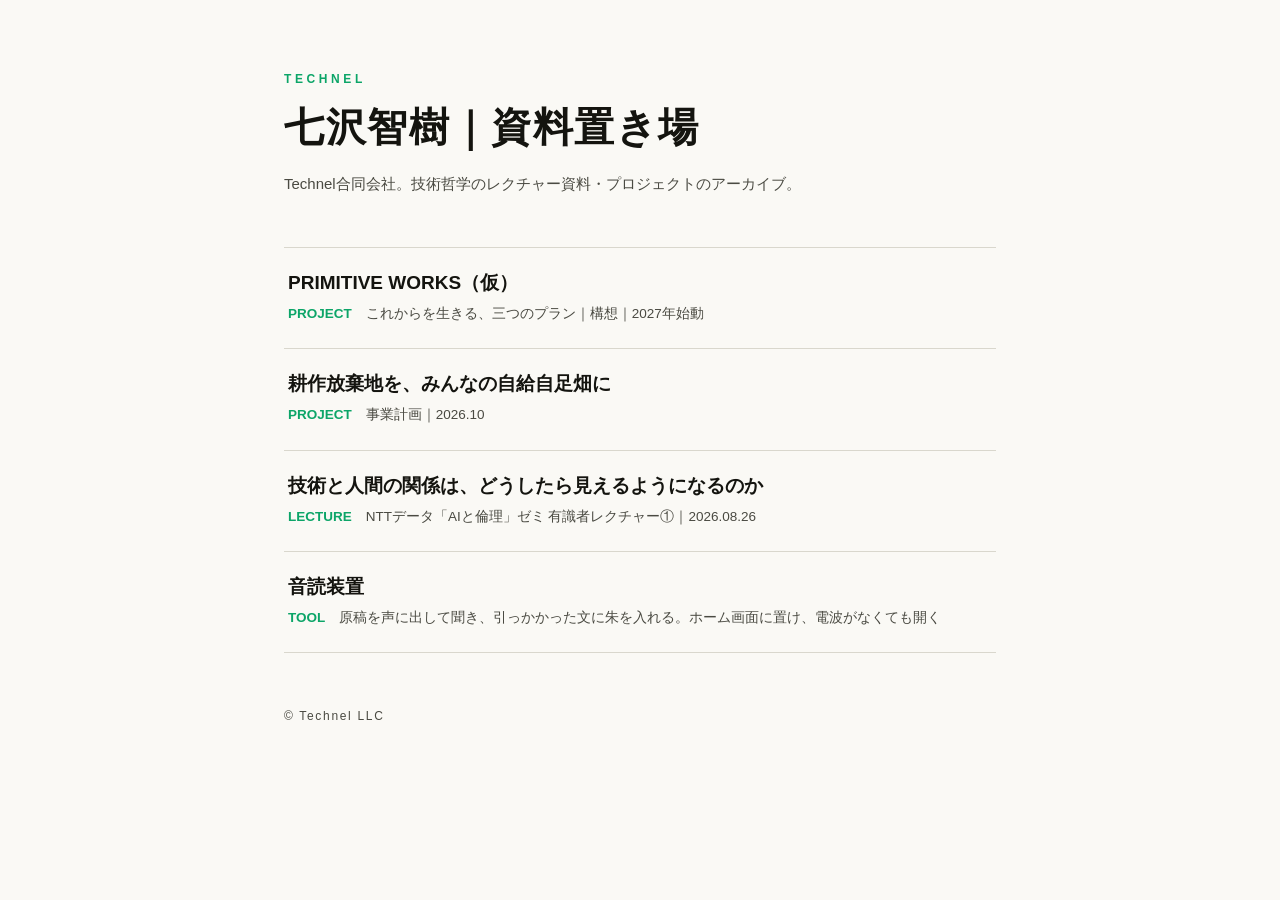
<file: index.html>
<!DOCTYPE html>
<html lang="ja">
<head>
<meta charset="UTF-8">
<meta name="viewport" content="width=device-width, initial-scale=1.0">
<title>Technel</title>
<style>
  :root {
    --paper: #faf9f5;
    --ink: #14140f;
    --ink-soft: #4a4a42;
    --line: #d9d7cd;
    --moss: #0ca568;
    --mint: #1de394;
  }
  * { margin: 0; padding: 0; box-sizing: border-box; }
  body {
    background: var(--paper); color: var(--ink);
    font-family: "Helvetica Neue", "Hiragino Kaku Gothic ProN", "Hiragino Sans", "Noto Sans JP", Arial, sans-serif;
    font-feature-settings: "palt";
    -webkit-font-smoothing: antialiased;
    max-width: 760px; margin: 0 auto; padding: 72px 24px;
  }
  .kicker { font-size: 12px; letter-spacing: .3em; color: var(--moss); font-weight: 600; text-transform: uppercase; }
  h1 { font-size: 40px; font-weight: 700; letter-spacing: .04em; margin-top: 14px; }
  .lead { font-size: 15px; line-height: 2; color: var(--ink-soft); margin-top: 14px; }
  ul { list-style: none; margin-top: 48px; border-top: 1px solid var(--line); }
  li a {
    display: block; padding: 22px 4px; border-bottom: 1px solid var(--line);
    color: var(--ink); text-decoration: none; transition: background .15s;
  }
  li a:hover { background: #f3f2ea; }
  li .t { font-size: 19px; font-weight: 700; }
  li .d { font-size: 13.5px; color: var(--ink-soft); margin-top: 6px; line-height: 1.8; }
  li .d .tag { color: var(--moss); font-weight: 600; }
  footer { margin-top: 56px; font-size: 12px; letter-spacing: .14em; color: var(--ink-soft); }
</style>
</head>
<body>
  <div class="kicker">Technel</div>
  <h1>七沢智樹｜資料置き場</h1>
  <p class="lead">Technel合同会社。技術哲学のレクチャー資料・プロジェクトのアーカイブ。</p>
  <ul>
    <li>
      <a href="primitive-works/">
        <div class="t">PRIMITIVE WORKS（仮）</div>
        <div class="d"><span class="tag">PROJECT</span>　これからを生きる、三つのプラン｜構想｜2027年始動</div>
      </a>
    </li>
    <li>
      <a href="jikyu-farm/">
        <div class="t">耕作放棄地を、みんなの自給自足畑に</div>
        <div class="d"><span class="tag">PROJECT</span>　事業計画｜2026.10</div>
      </a>
    </li>
    <li>
      <a href="nttdata-lecture/">
        <div class="t">技術と人間の関係は、どうしたら見えるようになるのか</div>
        <div class="d"><span class="tag">LECTURE</span>　NTTデータ「AIと倫理」ゼミ 有識者レクチャー①｜2026.08.26</div>
      </a>
    </li>
    <li>
      <a href="ondoku/">
        <div class="t">音読装置</div>
        <div class="d"><span class="tag">TOOL</span>　原稿を声に出して聞き、引っかかった文に朱を入れる。ホーム画面に置け、電波がなくても開く</div>
      </a>
    </li>
  </ul>
  <footer>© Technel LLC</footer>
</body>
</html>
</file>
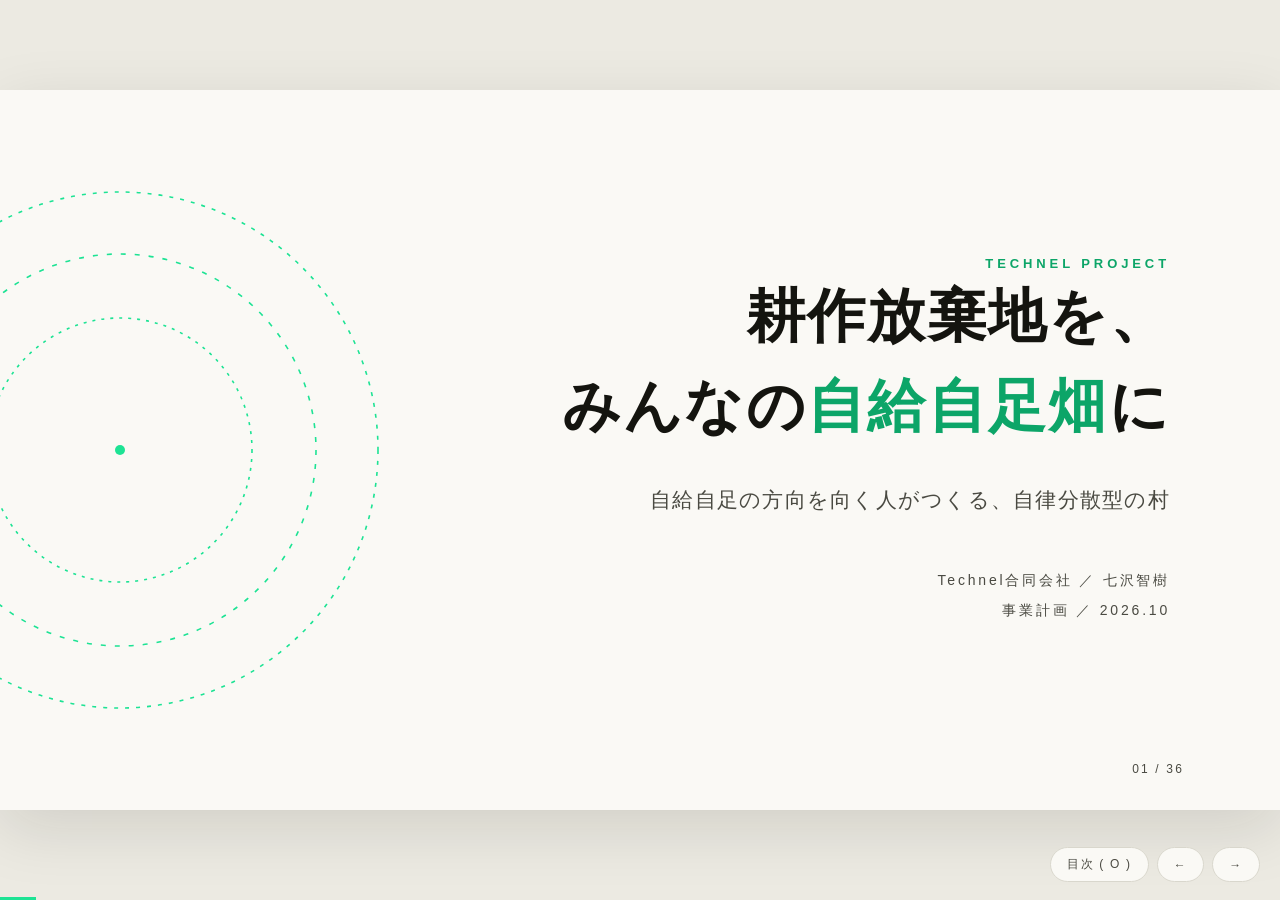
<file: jikyu-farm/index.html>
<!DOCTYPE html>
<html lang="ja">
<head>
<meta charset="UTF-8">
<meta name="viewport" content="width=device-width, initial-scale=1.0">
<title>耕作放棄地を、自給自足畑に｜Technel</title>
<style>
  html { -webkit-text-size-adjust: 100%; text-size-adjust: 100%; }
  body { overscroll-behavior: none; touch-action: manipulation; }

  :root {
    --paper: #faf9f5;
    --ink: #14140f;
    --ink-soft: #4a4a42;
    --line: #d9d7cd;
    --moss: #0ca568;
    --mint: #1de394;
    --shu: #c0392b;
  }
  * { margin: 0; padding: 0; box-sizing: border-box; }
  html, body { height: 100%; }
  body {
    background: #eceae2;
    color: var(--ink);
    font-family: "Helvetica Neue", "Hiragino Kaku Gothic ProN", "Hiragino Sans", "Noto Sans JP", Arial, sans-serif;
    font-feature-settings: "palt";
    -webkit-font-smoothing: antialiased;
    overflow: hidden;
  }

  /* ---------- stage ---------- */
  .deck { position: fixed; inset: 0; overflow: hidden; }
  .stage {
    position: absolute; left: 50%; top: 50%;
    width: 1280px; height: 720px;
    background: var(--paper);
    transform-origin: center center;
    box-shadow: 0 18px 60px rgba(20,20,15,.12);
    overflow: hidden;
  }
  .slide {
    position: absolute; inset: 0;
    padding: 74px 96px 92px;
    display: flex; flex-direction: column;
    opacity: 0; visibility: hidden;
    transition: opacity .38s ease;
  }
  .slide.is-active { opacity: 1; visibility: visible; }

  /* ---------- common type ---------- */
  .kicker { font-size: 13px; letter-spacing: .3em; color: var(--moss); font-weight: 600; text-transform: uppercase; }
  .slide h2 { font-size: 40px; font-weight: 700; line-height: 1.5; letter-spacing: .02em; margin-top: 16px; }
  .slide h2 .thin { font-weight: 400; color: var(--ink-soft); }
  .lead { font-size: 18px; line-height: 2; color: var(--ink-soft); margin-top: 14px; max-width: 980px; }
  .body { margin-top: 40px; flex: 1; min-height: 0; display: flex; flex-direction: column; justify-content: center; }
  .body.top { margin-top: 28px; justify-content: flex-start; }

  ul.pts { list-style: none; }
  ul.pts > li {
    position: relative;
    font-size: 22px; line-height: 1.85; letter-spacing: .01em;
    padding-left: 34px; margin-bottom: 18px; max-width: 1040px;
  }
  ul.pts > li::before {
    content: ""; position: absolute; left: 2px; top: 17px;
    width: 9px; height: 9px; border-radius: 50%;
    border: 1.6px solid var(--mint);
  }
  ul.pts > li.em::before { background: var(--moss); border-color: var(--moss); }
  ul.pts > li.em { font-weight: 700; }
  ul.pts > li small { display: block; font-size: 15.5px; color: var(--ink-soft); line-height: 1.8; margin-top: 4px; font-weight: 400; }
  ul.pts.compact > li { margin-bottom: 12px; font-size: 19px; line-height: 1.75; }
  ul.pts.compact > li::before { top: 15px; }
  ul.pts.compact > li small { font-size: 14.5px; margin-top: 2px; }

  .note {
    margin-top: auto; padding-top: 18px; border-top: 1px solid var(--line);
    font-size: 15px; line-height: 1.9; color: var(--ink-soft); max-width: 1088px;
  }
  .arrow { color: var(--moss); font-weight: 700; }
  .term { border-bottom: 1.6px solid var(--mint); padding-bottom: 1px; }
  .shu { color: var(--shu); }
  .g { color: var(--moss); }

  /* ---------- title slide ---------- */
  .slide.title { justify-content: center; align-items: flex-end; text-align: right; padding-right: 110px; }
  .slide.title h1 { font-size: 58px; font-weight: 700; line-height: 1.55; letter-spacing: .04em; }
  .slide.title h1 .g { color: var(--moss); }
  .slide.title .sub { font-size: 21px; color: var(--ink-soft); margin-top: 28px; letter-spacing: .06em; line-height: 2; }
  .slide.title .meta { font-size: 14px; letter-spacing: .2em; color: var(--ink-soft); margin-top: 44px; line-height: 2.2; }
  .rings { position: absolute; left: -160px; top: 50%; transform: translateY(-50%); width: 560px; height: 560px; pointer-events: none; }
  .rings circle { fill: none; stroke: var(--mint); stroke-width: 1.6; }
  .rings .r1 { stroke-dasharray: 4 7; animation: spin 90s linear infinite; transform-origin: 280px 280px; }
  .rings .r2 { stroke-dasharray: 5 9; animation: spin 150s linear infinite reverse; transform-origin: 280px 280px; }
  .rings .r3 { stroke-dasharray: 3 6; animation: spin 220s linear infinite; transform-origin: 280px 280px; }
  .rings .core { fill: var(--mint); stroke: none; }
  @keyframes spin { to { transform: rotate(360deg); } }
  @media (prefers-reduced-motion: reduce) { .rings circle { animation: none !important; } .slide { transition: none; } }

  /* ---------- part divider ---------- */
  .slide.part { background: var(--ink); color: var(--paper); justify-content: center; }
  .slide.part .kicker { color: var(--mint); }
  .slide.part .pnum { font-size: 128px; font-weight: 700; line-height: 1; letter-spacing: .02em; margin: 22px 0 18px; }
  .slide.part h2 { font-size: 52px; margin-top: 0; }
  .slide.part .lead { color: #9a9a8e; font-size: 18px; }

  /* ---------- statement ---------- */
  .statement { font-size: 38px; font-weight: 700; line-height: 1.8; letter-spacing: .03em; }
  .statement small { display: block; max-width: 980px; font-size: 17px; font-weight: 400; color: var(--ink-soft); line-height: 2.05; margin-top: 24px; letter-spacing: 0; }

  /* ---------- column grids ---------- */
  .cols { display: grid; gap: 1px; background: var(--line); border: 1px solid var(--line); }
  .cols.c2 { grid-template-columns: 1fr 1fr; }
  .cols.c3 { grid-template-columns: 1fr 1fr 1fr; }
  .cols.c4 { grid-template-columns: repeat(4, 1fr); }
  .cols.c5 { grid-template-columns: repeat(5, 1fr); }
  .cols.c5 .col { padding: 22px 18px 24px; }
  .cols.c5 .col h3 { font-size: 20px; margin-bottom: 8px; }
  .cols.c5 .col .price { font-size: 15px; margin-bottom: 10px; }
  .cols.c5 .col p { font-size: 13.5px; line-height: 1.85; }
  .col { background: var(--paper); padding: 28px 28px 30px; }
  .col .h { font-size: 12.5px; letter-spacing: .2em; color: var(--moss); font-weight: 600; margin-bottom: 14px; }
  .col h3 { font-size: 24px; font-weight: 700; line-height: 1.55; margin-bottom: 12px; }
  .col .price { font-size: 17px; font-weight: 700; color: var(--moss); margin-bottom: 12px; }
  .col p { font-size: 15.5px; line-height: 1.95; color: var(--ink-soft); }
  .col p + p { margin-top: 10px; }
  .cols.c4 .col { padding: 24px 22px 26px; }
  .cols.c4 .col h3 { font-size: 21px; }
  .cols.c4 .col p { font-size: 14.5px; line-height: 1.9; }
  .cols.c2 .col { padding: 22px 28px 24px; }

  /* ---------- table ---------- */
  .tbl { width: 100%; border-collapse: collapse; }
  .tbl th {
    text-align: left; font-size: 12.5px; letter-spacing: .16em; color: var(--moss); font-weight: 600;
    padding: 0 16px 10px; border-bottom: 2px solid var(--ink);
  }
  .tbl td { padding: 13px 16px; border-bottom: 1px solid var(--line); font-size: 17px; line-height: 1.7; vertical-align: top; }
  .tbl td:first-child { font-weight: 700; white-space: nowrap; }
  .tbl td .s { display: block; font-size: 13.5px; color: var(--ink-soft); font-weight: 400; }
  .tbl.tight td { padding: 9px 16px; }
  .tbl.law td { padding: 7px 12px; font-size: 14px; line-height: 1.55; }
  .tbl.law td .s { font-size: 12px; }
  .tbl.law th { padding: 0 12px 7px; }
  .tbl.law td:last-child { width: 96px; }
  .chip { display: inline-block; font-size: 12px; letter-spacing: .1em; font-weight: 700; border-radius: 999px; padding: 2px 11px; white-space: nowrap; }
  .chip.ok { color: var(--moss); border: 1.3px solid var(--moss); }
  .chip.todo { color: var(--shu); border: 1.3px solid var(--shu); }

  /* ---------- steps ---------- */
  .steps { display: grid; grid-template-columns: 1fr 34px 1fr 34px 1fr 34px 1fr; align-items: stretch; }
  .step { border: 1.4px solid var(--line); padding: 20px 20px 22px; background: var(--paper); }
  .step .n { font-size: 12px; letter-spacing: .18em; color: var(--ink-soft); }
  .step h3 { font-size: 22px; font-weight: 700; margin-top: 8px; line-height: 1.5; }
  .step p { font-size: 14.5px; line-height: 1.85; color: var(--ink-soft); margin-top: 8px; }
  .step.goal { border: 2px solid var(--moss); background: #f4faf6; }
  .step-arrow { display: flex; align-items: center; justify-content: center; color: var(--moss); font-size: 22px; font-weight: 700; }
  .loop { margin-top: 18px; border: 1.4px dashed var(--moss); padding: 14px 22px; font-size: 17px; line-height: 1.8; }
  .loop strong { color: var(--moss); }

  /* ---------- example ---------- */
  .ex { margin-top: 30px; border: 1.8px solid var(--moss); background: #f4faf6; padding: 18px 26px;
        text-align: center; font-size: 23px; font-weight: 700; letter-spacing: .02em; }
  .ex .ar { color: var(--moss); margin: 0 16px; }

  /* ---------- bars ---------- */
  .bars .row { display: grid; grid-template-columns: 300px 1fr 170px; align-items: center; gap: 22px; margin-bottom: 26px; }
  .bars .lbl { font-size: 19px; font-weight: 700; line-height: 1.5; }
  .bars .lbl small { display: block; font-size: 13.5px; font-weight: 400; color: var(--ink-soft); }
  .bars .track { height: 36px; }
  .bars .fill { height: 100%; background: #cfcdc2; }
  .bars .fill.us { background: var(--moss); }
  .bars .val { font-size: 26px; font-weight: 700; text-align: right; white-space: nowrap; }
  .bars .val small { font-size: 14px; font-weight: 400; color: var(--ink-soft); margin-right: 4px; }
  .bars .row.us .lbl, .bars .row.us .val { color: var(--moss); }

  /* ---------- quote / nested ---------- */
  .vq { border-left: 2.6px solid var(--moss); padding: 6px 0 6px 28px; }
  .vq p { font-size: 22px; line-height: 1.9; font-weight: 700; }
  .vq .src { font-size: 13px; letter-spacing: .1em; color: var(--ink-soft); margin-top: 8px; font-weight: 400; }
  .two { display: grid; grid-template-columns: 420px 1fr; gap: 44px; align-items: center; }
  .nest text { font-family: inherit; }
  .nest .t1 { font-size: 19px; font-weight: 700; fill: var(--ink); }
  .nest .t2 { font-size: 13px; fill: var(--ink-soft); }

  .tentative { position: absolute; top: 70px; right: 96px; font-size: 12.5px; letter-spacing: .12em; font-weight: 700;
                color: var(--shu); border: 1.3px solid var(--shu); border-radius: 999px; padding: 4px 14px; background: var(--paper); z-index: 2; }

  /* ---------- figure ---------- */
  .fig { display: flex; justify-content: center; }
  .fig svg { width: 100%; max-width: 980px; height: auto; }
  .fig .bx { fill: none; stroke: #b7b5a9; stroke-width: 1.4; }
  .fig .bx.main { fill: #eaf6ef; stroke: var(--moss); stroke-width: 2.2; }
  .fig .ln { fill: none; stroke: #8f8d82; stroke-width: 1.5; }
  .fig .nm { font-size: 15px; font-weight: 700; fill: var(--ink); }
  .fig .sb { font-size: 12.5px; fill: var(--ink-soft); }
  .fig .lb { font-size: 12.5px; fill: var(--moss); font-weight: 600; }

  /* ---------- chrome ---------- */
  .foot {
    position: absolute; left: 96px; right: 96px; bottom: 34px;
    display: flex; justify-content: space-between; align-items: baseline;
    font-size: 12px; letter-spacing: .18em; color: var(--ink-soft);
  }
  .slide.part .foot { color: rgba(250,249,245,.5); }
  .bar { position: absolute; left: 0; bottom: 0; height: 3px; background: var(--mint); transition: width .38s ease; z-index: 5; }

  .ui { position: fixed; right: 20px; bottom: 18px; display: flex; gap: 8px; z-index: 40; transition: opacity .4s; }
  .ui.idle { opacity: 0; pointer-events: none; }
  .ui button {
    font: inherit; font-size: 12px; letter-spacing: .14em;
    background: var(--paper); color: var(--ink-soft);
    border: 1px solid var(--line); border-radius: 999px;
    padding: 8px 16px; cursor: pointer; transition: background .2s, color .2s;
  }
  .ui button:hover { background: var(--ink); color: var(--paper); border-color: var(--ink); }

  .toc {
    position: fixed; inset: 0; z-index: 50; background: var(--ink); color: var(--paper);
    padding: 56px 6vw; overflow-y: auto; display: none;
  }
  .toc.open { display: block; }
  .toc h4 { font-size: 12px; letter-spacing: .3em; color: var(--mint); font-weight: 600; margin-bottom: 26px; }
  .toc ol { list-style: none; columns: 2; column-gap: 56px; }
  .toc li { break-inside: avoid; }
  .toc button {
    font: inherit; text-align: left; width: 100%;
    display: grid; grid-template-columns: 40px 1fr; gap: 14px; align-items: baseline;
    background: none; border: none; border-bottom: 1px solid #33332c; color: rgba(250,249,245,.72);
    padding: 11px 0; font-size: 15.5px; cursor: pointer; transition: color .2s;
  }
  .toc button:hover, .toc button.here { color: #fff; }
  .toc button.here .no { color: var(--mint); }
  .toc .no { font-size: 12px; letter-spacing: .1em; color: #7b7b70; }
  .toc .pt { font-size: 11px; letter-spacing: .2em; color: var(--mint); display: block; margin-top: 4px; }

  /* ---------- print ---------- */
  @page { size: 1280px 720px; margin: 0; }
  @media print {
    body { overflow: visible; background: #fff; }
    .deck { position: static; overflow: visible; }
    .stage { position: static; width: 1280px; height: auto; transform: none !important; box-shadow: none; overflow: visible; }
    .slide {
      position: static; opacity: 1 !important; visibility: visible !important;
      width: 1280px; height: 720px; page-break-after: always; break-after: page;
    }
    .ui, .toc, .bar { display: none !important; }
  }
</style>
</head>
<body>

<div class="deck" id="deck">
<div class="stage" id="stage">

  <section class="slide title" data-title="タイトル" data-part="">
    <svg class="rings" viewBox="0 0 560 560" aria-hidden="true">
      <circle class="r1" cx="280" cy="280" r="258"/>
      <circle class="r2" cx="280" cy="280" r="196"/>
      <circle class="r3" cx="280" cy="280" r="132"/>
      <circle class="core" cx="280" cy="280" r="5"/>
    </svg>
    <div class="kicker">Technel Project</div>
    <h1>耕作放棄地を、<br>みんなの<span class="g">自給自足畑</span>に</h1>
    <p class="sub">自給自足の方向を向く人がつくる、自律分散型の村</p>
    <p class="meta">Technel合同会社 ／ 七沢智樹<br>事業計画 ／ 2026.10</p>
  </section>

  <section class="slide" data-title="何をつくるのか" data-part="">
    <div class="tentative">数字はすべて仮</div>
    <div class="kicker">Overview</div>
    <h2>何をつくるのか</h2>
    <div class="body">
      <p class="statement" style="font-size:34px">自給自足の方向を向く人が集まる、<span class="g">自律分散型</span>の共同体。<br>耕作放棄地を、みんなで自給自足畑に変えていく。</p>
      <ul class="pts compact" style="margin-top:34px">
        <li>参加する人は、関わり方の濃さにかかわらず、全員が共同体の一人</li>
        <li>仕組みはみんなで考える。お金はみんなから集め、みんなに分配する（ただし、お金では分配しない）</li>
        <li>創業メンバーがいなくても、物理的に離れていても、誰かが支配しなくても回り続ける</li>
      </ul>
      <div class="note">出発点は山梨の耕作放棄地。人口減少で全国に増え続ける放棄地へ広げていく。<br><strong>このスライドの数字（料金、規格外のトークン1/3、収穫量など）は、すべて仮に置いたもの。</strong></div>
    </div>
  </section>

  <section class="slide part" data-title="PART 1｜意志と考え方" data-part="">
    <div class="kicker">Part</div>
    <div class="pnum">01</div>
    <h2>意志と考え方</h2>
    <p class="lead">大事なのは、どんな意志を持って参加するか。この考え方に共感する人の共同体。</p>
  </section>

  <section class="slide" data-title="参加する人の意志" data-part="1">
    <div class="kicker">1 — 01｜Will</div>
    <h2>いちばん大事なのは、<span class="thin">参加する人の意志</span></h2>
    <div class="body">
      <p class="statement" style="font-size:30px">この共同体の<span class="g">考え方</span>に共感し、<br>その方向へ向かいたいかどうか。</p>
      <ul class="pts compact" style="margin-top:30px">
        <li>関わり方の濃さは人それぞれ。野菜を受け取るだけの人がいてもいい</li>
        <li>レクチャーを受ける人も、自給自足に向けて動く人も、全員が同じ共同体の一人</li>
        <li>共通しているのは、自給自足の方向を向いていること</li>
      </ul>
      <div class="note">Iriomote JUNGLE CLUB と同じ形の共同体。</div>
    </div>
  </section>

  <section class="slide" data-title="二つの自給自足にはならない" data-part="1">
    <div class="kicker">1 — 02｜Not This</div>
    <h2>二つの「自給自足」には、ならない</h2>
    <div class="body">
      <div class="cols c2">
        <div class="col">
          <div class="h">PATTERN 1</div>
          <h3>頑固親父の自給自足</h3>
          <p>「俺の農法がすごい」。上から目線で語り、一人のやり方に周りが従う。</p>
        </div>
        <div class="col">
          <div class="h">PATTERN 2</div>
          <h3>ヒッピーのコミューン的な自給自足</h3>
          <p>社会から離れた閉じたコミュニティとして、自給自足を目指す。</p>
        </div>
      </div>
      <div class="note">どちらも、特定の人や場所に頼っている。離れた人は加われず、その人がいなくなると続かない。</div>
    </div>
  </section>

  <section class="slide" data-title="乗り越えるための三つのこと" data-part="1">
    <div class="kicker">1 — 03｜Beyond</div>
    <h2>乗り越えるための、三つのこと</h2>
    <div class="body">
      <div class="cols c3">
        <div class="col">
          <div class="h">01｜PHILOSOPHY</div>
          <h3>哲学がある</h3>
          <p>近代を乗り越え、過去のさまざまな思想も乗り越えた哲学を、土台に置く。</p>
        </div>
        <div class="col">
          <div class="h">02｜TECHNOLOGY</div>
          <h3>テクノロジーで実践する</h3>
          <p>その哲学を実践するために、ブロックチェーンとAIを使う。</p>
        </div>
        <div class="col">
          <div class="h">03｜DISTRIBUTED</div>
          <h3>離れていても回る</h3>
          <p>物理的に離れていても成り立つ、自律分散型。誰かが参加者をコントロールしなくても、頑固親父が何か言わなくても、勝手に回る。</p>
        </div>
      </div>
    </div>
  </section>

  <section class="slide" data-title="経済を、生態系にする" data-part="1">
    <div class="kicker">1 — 04｜Economy as Ecosystem</div>
    <h2>経済を、生態系にする</h2>
    <p class="lead">自然の働きを広げる考え方を、お金の流れにも持ち込む。</p>
    <div class="body top">
      <div class="cols c2">
        <div class="col">
          <div class="h">FROM｜AUGMENTED ECOSYSTEM</div>
          <h3>拡張生態系</h3>
          <p>人の手で多様な有用植物を混ぜ合わせ、生態系の働きそのものを拡張する。協生農法の考え方。</p>
        </div>
        <div class="col">
          <div class="h">TO｜ECONOMIC ECOSYSTEM</div>
          <h3>経済の生態系</h3>
          <p>その考え方を経済に取り込む。お金・野菜・労働・資源の流れを、生態系の中をめぐる物質のように扱う。</p>
        </div>
      </div>
      <div class="note">利益をため込まず、プラスはトークンで調整してゼロにする。流れが回り続けることそのものが目的になる。</div>
    </div>
  </section>

  <section class="slide" data-title="村の、デジタル版" data-part="1">
    <div class="kicker">1 — 05｜Digital Village</div>
    <h2>村の、デジタル版</h2>
    <p class="lead">昔の共同体「ムラ」を、デジタルでつくり直す。デジタルの村、デジタルの里山で、自給自足する。</p>
    <div class="body top">
      <div class="cols c3">
        <div class="col">
          <div class="h">NO TRIBUTE</div>
          <h3>年貢がない</h3>
          <p>収穫を誰かに納めることはない。会計はすべて公開し、プラスは参加者の側に戻っていく。</p>
        </div>
        <div class="col">
          <div class="h">NO RULER</div>
          <h3>権力者がいない</h3>
          <p>料金や配分はAIが計算し、記録はブロックチェーンに残る。特定の誰かが決めることはない。</p>
        </div>
        <div class="col">
          <div class="h">DISTRIBUTED</div>
          <h3>分散型</h3>
          <p>畑は全国の耕作放棄地に広がる。物理的に離れていても、それぞれが自律して回る。</p>
        </div>
      </div>
    </div>
  </section>

  <section class="slide" data-title="プリミティブで、狩猟採集的" data-part="1">
    <div class="kicker">1 — 06｜Primitive</div>
    <h2>プリミティブで、狩猟採集的</h2>
    <div class="body">
      <ul class="pts">
        <li>畑はジャングルのように、多様な植物が混ざり合って育つ</li>
        <li>収穫は、育てたものを刈り取るというより、森で採集するのに近い</li>
        <li>ほかにも、さまざまなプリミティブな技術を組み合わせていく</li>
        <li class="em">そうしたあり方を、常に探求し続ける</li>
      </ul>
    </div>
  </section>

  <section class="slide" data-title="農法を編み出し続ける" data-part="1">
    <div class="kicker">1 — 07｜Method</div>
    <h2>一つの農法ではなく、<span class="thin">農法を編み出し続ける</span></h2>
    <p class="lead">決まった農法を実践するのではない。研究機関と連動し、新しい農法そのものを開発していく。</p>
    <div class="body">
      <div class="steps">
        <div class="step"><div class="n">1</div><h3>数値化する</h3><p>畑のインプットとアウトプットを、すべて数値にする</p></div>
        <div class="step-arrow">→</div>
        <div class="step"><div class="n">2</div><h3>計算する</h3><p>その数値をAIに入れて計算する</p></div>
        <div class="step-arrow">→</div>
        <div class="step"><div class="n">3</div><h3>開発する</h3><p>研究機関と連動し、新しい農法をつくる</p></div>
        <div class="step-arrow">→</div>
        <div class="step goal"><div class="n">4</div><h3>近づける</h3><p>畑を、生態系型のあり方に近づけていく</p></div>
      </div>
      <div class="loop"><strong>↺ 回し続ける</strong>　畑が変われば数値も変わる。このループに終わりはない。</div>
    </div>
  </section>

  <section class="slide part" data-title="PART 2｜なぜ今か" data-part="">
    <div class="kicker">Part</div>
    <div class="pnum">02</div>
    <h2>なぜ今か</h2>
    <p class="lead">農業は転換点にある。担い手が引退していく溝を、小さな自給畑をたくさんつくって埋める。</p>
  </section>

  <section class="slide" data-title="三つの背景" data-part="2">
    <div class="kicker">2 — 01｜Background</div>
    <h2>三つの背景</h2>
    <div class="body">
      <div class="cols c3">
        <div class="col">
          <div class="h">MACRO</div>
          <h3>食料安全保障</h3>
          <p>一人ひとりが食べ物をつくる技術と知恵を持つことは、国の食料自給率の向上に直結する。</p>
        </div>
        <div class="col">
          <div class="h">FARMERS</div>
          <h3>担い手の引退</h3>
          <p>農家の高齢化と引退で、耕作放棄地は今後も増え続ける。一方で、若い人の大規模な新規参入には限界がある。</p>
        </div>
        <div class="col">
          <div class="h">YAMANASHI</div>
          <h3>ブドウ跡地の傾斜地</h3>
          <p>ブドウ畑の跡地は傾斜があり、ブドウ以外の営農では使いにくい。自給自足畑は、小さな畑や傾斜地でも成り立つ。</p>
        </div>
      </div>
      <div class="note">商業農業が手放した土地を、そのまま使える。<span class="arrow">→</span> それがこの仕組みの強み。</div>
    </div>
  </section>

  <section class="slide" data-title="栄養は、ほぼ自給できる" data-part="2">
    <div class="tentative">数字はすべて仮</div>
    <div class="kicker">2 — 02｜Nutrition</div>
    <h2>栄養は、ほぼ自給できる</h2>
    <p class="lead">野菜・米・大豆・卵に、獣害駆除のイノシシとシカを組み合わせる。大豆と米があれば、味噌や醤油もつくれる。</p>
    <div class="body top">
      <table class="tbl">
        <thead><tr><th>品目</th><th>1人あたり年間（概算）</th><th>必要な面積・羽数（無肥料〜少肥の概算）</th></tr></thead>
        <tbody>
          <tr><td>野菜</td><td>約128kg<span class="s">1日350gの推奨量</span></td><td>畑 約0.5〜1a</td></tr>
          <tr><td>米</td><td>約50kg</td><td>田んぼ 約2a</td></tr>
          <tr><td>大豆</td><td>約8kg</td><td>畑 約0.5a</td></tr>
          <tr><td>卵</td><td>約340個</td><td>鶏 1.5〜2羽</td></tr>
          <tr><td>肉</td><td>獣害駆除のイノシシ・シカ</td><td>食肉処理業の許可を持つ事業者と提携</td></tr>
        </tbody>
      </table>
      <div class="note">野菜は1㎡あたり年1.3〜2.4kg取れる想定。今ある畑（傾斜地25a＋急傾斜地10a）は、約20〜30人分の野菜と大豆にあたる。米には別に田んぼが要る。数字は概算。</div>
    </div>
  </section>

  <section class="slide part" data-title="PART 3｜共同体の仕組み" data-part="">
    <div class="kicker">Part</div>
    <div class="pnum">03</div>
    <h2>共同体の仕組み</h2>
    <p class="lead">参加する人は全員が共同体の一人。違うのは関わり方の濃さだけ。仕組みはみんなで考える。</p>
  </section>

  <section class="slide" data-title="畑の種類" data-part="3">
    <div class="kicker">3 — 01｜Fields</div>
    <h2>畑の種類</h2>
    <div class="body">
      <div class="cols c3">
        <div class="col">
          <div class="h">SHARED</div>
          <h3>共有区画</h3>
          <p>会員区分によらず、誰でも好きに収穫できる。収穫した分だけトークンを使う。</p>
          <p>手をかけなくても育つ畑として、自然農法・協生農法を中心に回す。</p>
        </div>
        <div class="col">
          <div class="h">PLOT</div>
          <h3>専有区画</h3>
          <p>自分だけの区画。指導期間中はプロの指導のもとで耕作し、修了したら自分で回す。</p>
          <p>水やりなどの手入れも、すべて自分で行う。</p>
        </div>
        <div class="col">
          <div class="h">PURPOSE</div>
          <h3>目的別の区画</h3>
          <p>必要に応じて、目的ごとの区画もつくる。</p>
        </div>
      </div>
    </div>
  </section>

  <section class="slide" data-title="仕組みは、みんなで考える" data-part="3">
    <div class="kicker">3 — 02｜Commons</div>
    <h2>仕組みは、みんなで考える</h2>
    <div class="body">
      <ul class="pts">
        <li>参加している全員が、共同体の一人として仕組みを考える</li>
        <li>お金はみんなから集め、みんなに分配する。ただし、お金では分配しない<small>分配するのは、野菜、トークン、学び。</small></li>
        <li>料金や配分はAIが計算し、記録はブロックチェーンに残す。誰かの命令や声の大きさでは決まらない</li>
        <li>オンラインとトークンでつながり、物理的に離れていても参加できる</li>
      </ul>
    </div>
  </section>

  <section class="slide" data-title="関わり方の濃さ" data-part="3">
    <div class="tentative">数字はすべて仮</div>
    <div class="kicker">3 — 03｜Plans</div>
    <h2>関わり方の濃さ</h2>
    <div class="body top">
      <div class="cols c5">
        <div class="col">
          <div class="h">SPOT</div>
          <h3>スポット</h3>
          <div class="price">その都度払い</div>
          <p>説明を受けた人が、行ったときに収穫して量り、その場で支払う（PayPay など）。</p>
          <p>来年からの開始を目指す。</p>
        </div>
        <div class="col">
          <div class="h">VEGETABLES</div>
          <h3>野菜</h3>
          <div class="price">例：月額 4,000円</div>
          <p>野菜を受け取る関わり方。会費の全額をトークンで受け取り、共有区画から収穫する。</p>
          <p>作業は任意。</p>
        </div>
        <div class="col">
          <div class="h">LECTURE</div>
          <h3>レクチャー</h3>
          <div class="price">例：月額 8,000円</div>
          <p>現地のレクチャーが月4回、オンラインがときどき。</p>
          <p>レクチャーだけの参加もできる。</p>
        </div>
        <div class="col">
          <div class="h">WORK｜修了後</div>
          <h3>作業メンバー</h3>
          <div class="price">作業とトークンを交換</div>
          <p>レクチャーを1年以上受けた人。受け取る野菜と同じくらいになるよう作業する。</p>
        </div>
        <div class="col">
          <div class="h">OWN FIELD｜修了後</div>
          <h3>自給畑</h3>
          <div class="price">自走後は管理費のみ</div>
          <p>自分の区画（専有区画）に切り替える。翌年も追加でレクチャーを受ける。</p>
          <p>自走したら1aあたり月1,000円。</p>
        </div>
      </div>
      <div class="note">契約は秋冬と春夏の半年ごと。金額はすべて例。会計に常に連動して変わり、半期ごとにみんなで見直す。配送も可能（送料と箱詰めの手間賃をトークンから差し引く）。</div>
    </div>
  </section>

  <section class="slide" data-title="最長5年で自律する" data-part="3">
    <div class="tentative">数字はすべて仮</div>
    <div class="kicker">3 — 04｜Path</div>
    <h2>最長5年で、自律する</h2>
    <p class="lead">修了した人が増えるほど、プロ農家がいなくても畑が回るようになる。</p>
    <div class="body">
      <div class="steps">
        <div class="step"><div class="n">STEP 1</div><h3>野菜</h3><p>共有区画の野菜を受け取りながら、畑に触れる</p></div>
        <div class="step-arrow">→</div>
        <div class="step"><div class="n">STEP 2｜1年以上</div><h3>レクチャー</h3><p>現地とオンラインで、つくり方を学ぶ</p></div>
        <div class="step-arrow">→</div>
        <div class="step"><div class="n">STEP 3｜最長5年</div><h3>自給畑</h3><p>自分の区画に切り替え、翌年も追加でレクチャーを受ける。多くは3〜4年で自立する</p></div>
        <div class="step-arrow">→</div>
        <div class="step goal"><div class="n">GOAL</div><h3>自走</h3><p>管理費だけで自分の畑を続け、仕組みを回す側にも加わる</p></div>
      </div>
      <div class="loop"><strong>↺ 次の人へ</strong>　修了した人は作業メンバーとして共有区画を回し、次の人の指導を引き継ぐ。</div>
    </div>
  </section>

  <section class="slide" data-title="自走できるようになったら" data-part="3">
    <div class="tentative">数字はすべて仮</div>
    <div class="kicker">3 — 05｜Independence</div>
    <h2>自走できるようになったら</h2>
    <div class="body">
      <ul class="pts">
        <li>1aあたり月1,000円の管理費を払うだけで、自分の区画を続けられる</li>
        <li>貢献すれば管理費はただになり、むしろプラスになることもある</li>
        <li>運営メンバーとして全体を回すことも、自分の区画を淡々と使い続けることもできる</li>
        <li class="em">うまくいかなかった野菜は、区画どうしでトークンを使って交換し、補い合う<small>今年はトマトがたくさんできたけれど、ナスはうまくいかなかった。そういうことは毎年起きる。</small></li>
      </ul>
    </div>
  </section>

  <section class="slide" data-title="収穫を記録する" data-part="3">
    <div class="tentative">数字はすべて仮</div>
    <div class="kicker">3 — 06｜Harvest</div>
    <h2>収穫は、はかりとカメラで記録する</h2>
    <div class="body">
      <div class="steps">
        <div class="step"><div class="n">1</div><h3>取る</h3><p>旬のおいしいものから順に取っていく</p></div>
        <div class="step-arrow">→</div>
        <div class="step"><div class="n">2</div><h3>載せる</h3><p>バットに載せて量る。バットで大きさ、はかりで重さがわかる</p></div>
        <div class="step-arrow">→</div>
        <div class="step"><div class="n">3</div><h3>計算する</h3><p>AIが野菜ごとの比重から内訳を出す（例：カボチャ2個と人参2本で1kg）</p></div>
        <div class="step-arrow">→</div>
        <div class="step goal"><div class="n">4</div><h3>トークンを使う</h3><p>内訳から値段を出し、トークンを差し引く</p></div>
      </div>
      <div class="loop"><strong>規格外は 1/3（仮）</strong>　割れや傷みのあるものは分けて量り、トークンの消費を3分の1にする。自己申告とAIの画像認識で判定し、あとから画像をもとに補正もできる。</div>
      <div class="note">おいしそうなものだけを選ばず、バランスよく取ることをみんなで共有する。</div>
    </div>
  </section>

  <section class="slide part" data-title="PART 4｜お金とトークン" data-part="">
    <div class="kicker">Part</div>
    <div class="pnum">04</div>
    <h2>お金とトークン</h2>
    <p class="lead">費用を積み上げ、収穫を予測し、有機の相場の約半分で野菜をトークンに換える。取れた量に合わせて、途中で調整する。この章の数字は、すべて仮に置いたもの。</p>
  </section>

  <section class="slide" data-title="畑の費用" data-part="4">
    <div class="tentative">数字はすべて仮</div>
    <div class="kicker">4 — 01｜Cost</div>
    <h2>畑の費用は、10aで月7万円</h2>
    <p class="lead">かかった費用はすべて計上し、会計を公開する。</p>
    <div class="body top">
      <table class="tbl">
        <thead><tr><th>費目</th><th>月あたり（10a）</th><th>中身</th></tr></thead>
        <tbody>
          <tr><td>土地のベース</td><td>10,000円</td><td>1aあたり1,000円。立ち上げ費の償却を含む</td></tr>
          <tr><td>種と苗</td><td>10,000円</td><td>買うのはほぼ種と苗だけ。見込みの月5,000円に余裕を見て</td></tr>
          <tr><td>労働</td><td>50,000円</td><td>10aで月50時間 × 時給1,000円換算。これ以上は増やさない</td></tr>
          <tr><td>合計</td><td><strong>70,000円</strong></td><td></td></tr>
        </tbody>
      </table>
      <div class="note">1年目は、レクチャーを受けている人はまだ作業トークンを受け取れないため、作業はスタッフが行う。</div>
    </div>
  </section>

  <section class="slide" data-title="収穫を予測する" data-part="4">
    <div class="tentative">数字はすべて仮</div>
    <div class="kicker">4 — 02｜Forecast</div>
    <h2>収穫を予測する</h2>
    <div class="body">
      <div class="steps">
        <div class="step"><div class="n">1</div><h3>測る</h3><p>傾斜地をLiDARで測量し、実際の面積を出す</p></div>
        <div class="step-arrow">→</div>
        <div class="step"><div class="n">2</div><h3>予測する</h3><p>面積から、どれだけ取れるかを割り出す</p></div>
        <div class="step-arrow">→</div>
        <div class="step"><div class="n">3</div><h3>計画する</h3><p>予測をもとに、その年の栽培計画を立て、種をそろえる</p></div>
        <div class="step-arrow">→</div>
        <div class="step goal"><div class="n">4</div><h3>調整する</h3><p>実際の収穫は大きくぶれる。予測は目安として、取れた量に合わせて調整する</p></div>
      </div>
      <div class="loop"><strong>見込み</strong>　作付けできる10aで、1㎡あたり年2.4kg。10aで年 <strong>2.4トン</strong> の野菜を見込む。</div>
    </div>
  </section>

  <section class="slide" data-title="推奨量の野菜を買うと" data-part="4">
    <div class="tentative">数字はすべて仮</div>
    <div class="kicker">4 — 03｜Market</div>
    <h2>推奨量の野菜を買うと、月いくらか</h2>
    <p class="lead">1日350g（年約128kg）の野菜を、店で買った場合と比べる。</p>
    <div class="body">
      <div class="bars">
        <div class="row">
          <div class="lbl">慣行の野菜<small>店頭の平均 約420円/kg</small></div>
          <div class="track"><div class="fill" style="width:59%"></div></div>
          <div class="val"><small>月</small>約4,500円</div>
        </div>
        <div class="row">
          <div class="lbl">無農薬・有機の野菜<small>慣行の約1.7倍 約710円/kg</small></div>
          <div class="track"><div class="fill" style="width:100%"></div></div>
          <div class="val"><small>月</small>約7,600円</div>
        </div>
        <div class="row us">
          <div class="lbl">この畑<small>有機の相場の約半分</small></div>
          <div class="track"><div class="fill us" style="width:53%"></div></div>
          <div class="val"><small>月</small>4,000円</div>
        </div>
      </div>
      <div class="note">慣行の価格は総務省「家計調査」（令和3年、2人以上の世帯の1人あたり年58kg・24,267円）から算出。有機の倍率は、農林水産省「生鮮野菜価格動向調査」で標準品の1.5〜3倍とされる幅のうち、中ほどの1.7倍をとった概算（1.5〜3倍なら月約6,700〜13,400円）。</div>
    </div>
  </section>

  <section class="slide" data-title="トークンの値付け" data-part="4">
    <div class="tentative">数字はすべて仮</div>
    <div class="kicker">4 — 04｜Pricing</div>
    <h2>有機の相場の約半分で、自給できるようにする</h2>
    <div class="body">
      <div class="cols c3">
        <div class="col">
          <div class="h">PREMISE</div>
          <h3>10aを15人で</h3>
          <p>10aで取れる年2.4トンを、15人で分ける。1人あたり年約160kgで、推奨量を上回る。</p>
        </div>
        <div class="col">
          <div class="h">PRICE</div>
          <h3>例：月 4,000円</h3>
          <p>推奨量を有機で買う額（月約7,600円）の約半分。無農薬の野菜で。</p>
        </div>
        <div class="col">
          <div class="h">EXCHANGE</div>
          <h3>1円＝1トークン</h3>
          <p>払った分が、そのままトークンで返ってくる。</p>
        </div>
      </div>
      <div class="ex">例：月 4,000円<span class="ar">→</span>4,000トークン<span class="ar">→</span><span class="g">予測どおりなら月 約13kg</span>の野菜</div>
    </div>
  </section>

  <section class="slide" data-title="取れた量に合わせて調整する" data-part="4">
    <div class="tentative">数字はすべて仮</div>
    <div class="kicker">4 — 05｜Adjustment</div>
    <h2>たくさん取れたら多く、<span class="thin">取れなければ少なく</span></h2>
    <div class="body">
      <ul class="pts compact">
        <li>収穫は事前にはわからない。予測をもとにトークンを配り、途中で調整する</li>
        <li>予測より多く取れたら、1トークンで受け取れる野菜が増える。少なければ減る</li>
        <li>パラメーターは毎週〜毎月調整し、シーズンごとに精算する</li>
        <li>契約は半年ごと。秋冬野菜と春夏野菜のシーズンで区切る</li>
        <li class="em">得をするために参加するものではない<small>損か得かは、やってみないとわからない。自給自足したい人、このコミュニティに参加したい人で回す。</small></li>
      </ul>
    </div>
  </section>

  <section class="slide" data-title="作業とトークン" data-part="4">
    <div class="tentative">数字はすべて仮</div>
    <div class="kicker">4 — 06｜Work</div>
    <h2>作業トークンは、切り離して扱う</h2>
    <div class="body">
      <ul class="pts compact">
        <li>作業トークンは、野菜のトークンとは別のものとして渡す。何に使うかは別に決める</li>
        <li>受け取れるのは、レクチャーを1年以上受けた人だけ<small>何を、いつ、どうやるかは決まっていて、ガイドに沿って作業する。</small></li>
        <li>作業メンバーは、受け取る野菜と作業が同じくらいになるように作業する</li>
        <li>作業しすぎた分は、別の形のトークンに変換する<small>そもそも作業しすぎが起きないように、全体で調整する。</small></li>
        <li>作業はあまり発生しない。手をかけなくても育つ畑だから<small>10aで月50時間を上限の目安にする。耕作放棄地の開墾など、畑の外の作業もありうる。</small></li>
      </ul>
      <div class="ex" style="margin-top:20px">作業 1時間<span class="ar">→</span><span class="g">1,000円分</span>の作業トークン（時給1,000円換算）</div>
    </div>
  </section>

  <section class="slide" data-title="共同体の会計" data-part="4">
    <div class="tentative">数字はすべて仮</div>
    <div class="kicker">4 — 07｜Balance</div>
    <h2>共同体の会計の例｜<span class="thin">10aで月2万円のプラス</span></h2>
    <div class="body top">
      <div style="display:grid;grid-template-columns:1fr 1fr;gap:40px">
        <table class="tbl tight">
          <thead><tr><th>集まるお金</th><th>月あたり</th></tr></thead>
          <tbody>
            <tr><td>野菜<span class="s">15人 × 4,000円</span></td><td>60,000円</td></tr>
            <tr><td>レクチャー<span class="s">20人 × 8,000円</span></td><td>160,000円</td></tr>
            <tr><td>合計</td><td><strong>220,000円</strong></td></tr>
          </tbody>
        </table>
        <table class="tbl tight">
          <thead><tr><th>使うお金</th><th>月あたり</th></tr></thead>
          <tbody>
            <tr><td>畑の費用<span class="s">土地・種苗・労働</span></td><td>70,000円</td></tr>
            <tr><td>講師料<span class="s">1日20,000円 × 月4回</span></td><td>80,000円</td></tr>
            <tr><td>全体の管理費<span class="s">10aあたり</span></td><td>50,000円</td></tr>
            <tr><td>合計</td><td><strong>200,000円</strong></td></tr>
          </tbody>
        </table>
      </div>
      <div class="ex" style="margin-top:16px;padding:14px 26px">差し引き 月 ＋20,000円<span class="ar">→</span><span class="g">利益にせず、トークンで全員に戻してゼロにする</span></div>
      <div class="note">金額はすべて例で、会計に常に連動する。共同体に利益という考え方はなく、うまく回るほど会費は下がる。損益分岐はレクチャー18人。会場費・交通費・配送は含まない。</div>
    </div>
  </section>

  <section class="slide" data-title="トークンの流れ" data-part="4">
    <div class="tentative">数字はすべて仮</div>
    <div class="kicker">4 — 08｜Token</div>
    <h2>会費と作業がトークンになり、<span class="thin">収穫すると減る</span></h2>
    <div class="body">
      <div class="fig">
        <svg viewBox="0 0 760 330" role="img" aria-label="トークンの流れ">
          <defs><marker id="arw" viewBox="0 0 10 10" refX="9" refY="5" markerWidth="6" markerHeight="6" orient="auto-start-reverse"><path d="M0 0L10 5L0 10z" fill="#8f8d82"/></marker></defs>
          <text class="lb" x="260" y="44" text-anchor="middle">トークンが入る</text>
          <text class="lb" x="500" y="44" text-anchor="middle">トークンが減る</text>
          <g>
            <path class="ln" d="M230 84H255V120H290" marker-end="url(#arw)"/>
            <path class="ln" d="M230 172H255V136H290" marker-end="url(#arw)"/>
            <path class="ln" d="M470 120H505V84H530" marker-end="url(#arw)"/>
            <path class="ln" d="M470 136H505V172H530" marker-end="url(#arw)"/>
            <path class="ln" d="M380 156V250" marker-start="url(#arw)" marker-end="url(#arw)"/>
          </g>
          <rect class="bx" x="30" y="56" width="200" height="56" rx="8"/>
          <text class="nm" x="130" y="80" text-anchor="middle">会費を払う</text>
          <text class="sb" x="130" y="98" text-anchor="middle">1円＝1トークン</text>
          <rect class="bx" x="30" y="144" width="200" height="56" rx="8"/>
          <text class="nm" x="130" y="168" text-anchor="middle">決まった作業をする</text>
          <text class="sb" x="130" y="186" text-anchor="middle">修了者のみ・別のトークン</text>
          <rect class="bx main" x="290" y="100" width="180" height="56" rx="8"/>
          <text class="nm" x="380" y="124" text-anchor="middle">参加者のウォレット</text>
          <text class="sb" x="380" y="142" text-anchor="middle">トークン残高</text>
          <rect class="bx" x="530" y="56" width="200" height="56" rx="8"/>
          <text class="nm" x="630" y="80" text-anchor="middle">共有区画で収穫する</text>
          <text class="sb" x="630" y="98" text-anchor="middle">規格外はトークン 1/3</text>
          <rect class="bx" x="530" y="144" width="200" height="56" rx="8"/>
          <text class="nm" x="630" y="168" text-anchor="middle">配送で受け取る</text>
          <text class="sb" x="630" y="186" text-anchor="middle">送料と手間賃を差し引く</text>
          <text class="lb" x="392" y="208">すべての取引を記録</text>
          <rect class="bx" x="30" y="250" width="700" height="56" rx="8"/>
          <text class="nm" x="380" y="274" text-anchor="middle">共同会計（全公開・ブロックチェーンに記録）</text>
          <text class="sb" x="380" y="292" text-anchor="middle">AIが毎週〜毎月、1トークンで受け取れる野菜の量を調整し、半年ごとに精算する</text>
        </svg>
      </div>
    </div>
  </section>

  <section class="slide" data-title="会計のルール" data-part="4">
    <div class="kicker">4 — 09｜Accounting</div>
    <h2>会計のルール</h2>
    <div class="body">
      <ul class="pts compact">
        <li>会計はすべて公開し、費用は参加者全員で分け合う</li>
        <li>会費は全額トークンにし、受け取った現金で運営する。野菜はそのお礼<small>先払いの会費で畑を運営し、収穫を分ける CSA（地域支援型農業）と同じ形。</small></li>
        <li>毎週〜毎月パラメーターを調整し、半年のシーズンごとに精算する</li>
        <li class="em">プラスは利益にせず、トークンで全員に戻してゼロにする<small>共同体に利益という考え方はない。お金では分配しない。うまく回るほど会費やレクチャー代が下がる。月額会費は収支に連動させ、半期ごとに見直す。赤字のときは寄付か追加の負担で埋める。</small></li>
        <li>使わなかったトークンは現金で返さない<small>年に一度まとめて還元する（たとえばサツマイモをどっさり）か、講座に振り替えられる。使わなければそのまま消える。</small></li>
      </ul>
    </div>
  </section>

  <section class="slide" data-title="テクノロジー" data-part="4">
    <div class="tentative">数字はすべて仮</div>
    <div class="kicker">4 — 10｜Technology</div>
    <h2>記録と計算を、人の手から切り離す</h2>
    <p class="lead">人が入れ替わっても、仕組みが回り続けるように。</p>
    <div class="body top">
      <div class="cols c2">
        <div class="col">
          <div class="h">SURVEY</div>
          <h3>測量と収穫予測</h3>
          <p>LiDARで傾斜地の面積を測り、どれだけ取れるかを予測する。</p>
        </div>
        <div class="col">
          <div class="h">IMAGE AI</div>
          <h3>画像認識</h3>
          <p>バットとはかりの記録から、何をどれだけ取ったか、規格外かどうかを判定する。</p>
        </div>
        <div class="col">
          <div class="h">ALLOCATION AI</div>
          <h3>分配の計算</h3>
          <p>収穫・費用・貢献から、1トークンで受け取れる野菜の量を調整する。生態系のように自律的に調整されることを目指す。</p>
        </div>
        <div class="col">
          <div class="h">LEDGER &amp; COMMUNITY</div>
          <h3>記録とコミュニティ</h3>
          <p>トークンの発行と移動をブロックチェーンに残す。Discord などで報告と話し合い。スポットの支払いは PayPay など。</p>
        </div>
      </div>
    </div>
  </section>

  <section class="slide" data-title="農法と運営体制" data-part="4">
    <div class="kicker">4 — 11｜Farming</div>
    <h2>農法と運営体制</h2>
    <p class="lead">農法はひとつに絞らず、編み出し続ける。まずは次の組み合わせから始める。畑はプロの農家が見る。</p>
    <div class="body top">
      <ul class="pts compact">
        <li><strong>自然農法・協生農法</strong>：不耕起と混植。耕作放棄地の立ち上げと、手間をかけない畑の基本</li>
        <li><strong>有機農法</strong>：夏野菜をしっかり収穫したいところに</li>
        <li><strong>鶏</strong>：卵でタンパク質を得て、鶏糞を堆肥にする</li>
        <li><strong>ジビエ</strong>：獣害駆除のイノシシとシカを、食肉処理業の許可を持つ事業者と組んで肉にする</li>
        <li><strong>プロ農家の伴走</strong>：地元のプロ農家が畑の面倒を見る。修了者が増えれば、農家がいなくても回る</li>
        <li><strong>暮らしの探求</strong>：食べ方、調理法、調味料のつくり方、暮らし方そのものを、参加者と一緒に探る</li>
      </ul>
      <div class="note">賛同する人が増えるほど、登録される畑が増えていく。</div>
    </div>
  </section>

  <section class="slide part" data-title="PART 5｜法対策" data-part="">
    <div class="kicker">Part</div>
    <div class="pnum">05</div>
    <h2>法対策</h2>
    <p class="lead">トークンと会費の設計は、金融規制に触れやすい。先に線を引いておく。</p>
  </section>

  <section class="slide" data-title="法律ごとの対策" data-part="5">
    <div class="tentative">数字はすべて仮</div>
    <div class="kicker">5 — 01｜Legal</div>
    <h2>法律ごとの対策</h2>
    <div class="body top" style="margin-top:14px">
      <table class="tbl law">
        <thead><tr><th>法律</th><th>問題になりうること</th><th>対策</th><th>状態</th></tr></thead>
        <tbody>
          <tr><td>金融商品取引法</td><td>出資した人に利益を分配すると「集団投資スキーム」に当たるおそれ</td><td>会費は共同体への拠出で、利益の分配はしない。プラスはトークンと次の半期の会費で調整する</td><td><span class="chip ok">方針決定</span></td></tr>
          <tr><td>資金決済法<span class="s">前払式支払手段</span></td><td>前払いで野菜と交換するトークンは前払式支払手段。未使用残高が大きいと届出が要る</td><td>半年ごとの精算で期限を区切る。有効期限が6か月以内なら対象外になる可能性</td><td><span class="chip todo">要確認</span></td></tr>
          <tr><td>資金決済法<span class="s">暗号資産</span></td><td>他人と売買できるトークンは暗号資産になりうる</td><td>譲渡不可・換金不可で設計する。区画どうしの野菜の交換は、仕組みの中だけで行う</td><td><span class="chip todo">要確認</span></td></tr>
          <tr><td>労働基準法</td><td>作業へのトークンが「賃金」とみなされると、通貨払いの原則に反する</td><td>作業は雇用ではなく会員の活動として設計する（時間の拘束や指揮命令をしない）</td><td><span class="chip todo">要確認</span></td></tr>
          <tr><td>農地法</td><td>農地の売買・貸借には農業委員会の許可が要る</td><td>取得に問題なしと確認済み。畑が増えるたびに同じ手続きを踏む</td><td><span class="chip ok">対応済み</span></td></tr>
          <tr><td>食品衛生法</td><td>人に提供する獣肉は、食肉処理業の許可施設で処理する必要がある</td><td>許可を持つ事業者と組む。提携を文書で取り決める</td><td><span class="chip ok">対応済み</span></td></tr>
          <tr><td>法人形態</td><td>自律分散型組織（DAO）を、どの法人の形で持つか</td><td>検討中。合同会社型DAOや労働者協同組合が候補</td><td><span class="chip todo">検討中</span></td></tr>
        </tbody>
      </table>
      <div class="note" style="margin-top:10px;padding-top:8px;font-size:13px;border-top:none">法律の欄は一般的な知識による整理で、条文は確認していない。制度を確定する前に、弁護士か司法書士に確認する。</div>
    </div>
  </section>

  <section class="slide" data-title="次に決めること" data-part="5">
    <div class="kicker">5 — 02｜Next</div>
    <h2>次に決めること</h2>
    <div class="body">
      <ul class="pts compact">
        <li><strong>意志の確かめ方</strong>：参加する人がコンセプトに共感しているかを、参加前の対話やレクチャーでどう確かめるか</li>
        <li><strong>みんなで決める手順</strong>：仕組みを考えるときの、提案と決定の方法</li>
        <li><strong>作業トークンの使い道</strong>：野菜のトークンと切り離したうえで、何と交換できるようにするか</li>
        <li><strong>作業しすぎの調整</strong>：作業の割り振り方と、超えた分を変換する別のトークン</li>
        <li><strong>自給畑の料金</strong>：翌年の追加レクチャー代と、自走までの料金</li>
        <li><strong>まだ計上していない費用</strong>：会場費、交通費、配送の費用</li>
        <li><strong>法人形態と専門家確認</strong>：トークンと作業の扱いを、弁護士か司法書士に確認する</li>
      </ul>
    </div>
  </section>

  <section class="slide" data-title="結び" data-part="5">
    <div class="kicker">Closing</div>
    <div class="body">
      <p class="statement">人間が現れる前から、生態系は自律して回ってきた。<br>この村も、そうありたい。<small>同じ方向を向く人が、離れていても、誰に支配されることもなく、一緒に自給自足をつくっていく。山梨の耕作放棄地から始めます。</small></p>
    </div>
  </section>

</div><!-- /stage -->
<div class="bar" id="bar"></div>
</div><!-- /deck -->

<div class="ui">
  <button id="btnToc" type="button">目次 ( O )</button>
  <button id="btnPrev" type="button">←</button>
  <button id="btnNext" type="button">→</button>
</div>

<nav class="toc" id="toc" aria-label="スライド目次">
  <h4>Contents</h4>
  <ol id="tocList"></ol>
</nav>

<script>
(function () {
  var stage = document.getElementById('stage');
  var deck = document.getElementById('deck');
  var bar = document.getElementById('bar');
  var toc = document.getElementById('toc');
  var tocList = document.getElementById('tocList');
  var slides = Array.prototype.slice.call(stage.querySelectorAll('.slide'));
  var total = slides.length;
  var i = 0;

  var PART_NAME = {
    '1': 'PART 1 ／ 意志と考え方',
    '2': 'PART 2 ／ なぜ今か',
    '3': 'PART 3 ／ 共同体の仕組み',
    '4': 'PART 4 ／ お金とトークン',
    '5': 'PART 5 ／ 法対策'
  };

  function pad(n) { return (n < 10 ? '0' : '') + n; }

  slides.forEach(function (s, n) {
    var part = s.getAttribute('data-part') || '';

    var foot = document.createElement('div');
    foot.className = 'foot';
    foot.innerHTML = '<span>' + (PART_NAME[part] || '') + '</span><span>' +
      pad(n + 1) + ' / ' + pad(total) + '</span>';
    s.appendChild(foot);

    var li = document.createElement('li');
    var b = document.createElement('button');
    b.type = 'button';
    b.innerHTML = '<span class="no">' + pad(n + 1) + '</span><span>' +
      s.getAttribute('data-title') +
      (part ? '<span class="pt">' + (PART_NAME[part] || '') + '</span>' : '') + '</span>';
    b.addEventListener('click', function () { go(n); closeToc(); });
    li.appendChild(b);
    tocList.appendChild(li);
  });
  var tocBtns = Array.prototype.slice.call(tocList.querySelectorAll('button'));

  function go(n) {
    i = Math.max(0, Math.min(total - 1, n));
    slides.forEach(function (s, k) { s.classList.toggle('is-active', k === i); });
    tocBtns.forEach(function (b, k) { b.classList.toggle('here', k === i); });
    bar.style.width = ((i + 1) / total * 100) + '%';
    if (location.hash !== '#' + (i + 1)) history.replaceState(null, '', '#' + (i + 1));
  }

  function fit() {
    var w = document.documentElement.clientWidth || window.innerWidth;
    var h = document.documentElement.clientHeight || window.innerHeight;
    if (h > w && w < 820) {
      var s = Math.min(h / 1280, w / 720);
      stage.style.transform = 'translate(-50%, -50%) rotate(90deg) scale(' + s + ')';
    } else {
      var s2 = Math.min(w / 1280, h / 720);
      stage.style.transform = 'translate(-50%, -50%) scale(' + s2 + ')';
    }
  }

  function closeToc() { toc.classList.remove('open'); }

  document.addEventListener('keydown', function (e) {
    if (e.key === 'ArrowRight' || e.key === 'PageDown' || e.key === ' ') { go(i + 1); e.preventDefault(); }
    else if (e.key === 'ArrowLeft' || e.key === 'PageUp') { go(i - 1); e.preventDefault(); }
    else if (e.key === 'Home') { go(0); }
    else if (e.key === 'End') { go(total - 1); }
    else if (e.key === 'o' || e.key === 'O') { toc.classList.toggle('open'); }
    else if (e.key === 'f' || e.key === 'F') {
      if (document.fullscreenElement) { document.exitFullscreen(); }
      else { document.documentElement.requestFullscreen(); }
    }
    else if (e.key === 'Escape') { closeToc(); }
  });

  document.getElementById('btnNext').addEventListener('click', function () { go(i + 1); });
  document.getElementById('btnPrev').addEventListener('click', function () { go(i - 1); });
  document.getElementById('btnToc').addEventListener('click', function () { toc.classList.toggle('open'); });
  toc.addEventListener('click', function (e) { if (e.target === toc) closeToc(); });

  var x0 = null;
  deck.addEventListener('touchstart', function (e) { x0 = e.touches[0].clientX; }, { passive: true });
  deck.addEventListener('touchend', function (e) {
    if (x0 === null) return;
    var dx = e.changedTouches[0].clientX - x0;
    if (Math.abs(dx) > 50) go(dx < 0 ? i + 1 : i - 1);
    x0 = null;
  }, { passive: true });

  var ui = document.querySelector('.ui');
  var idleTimer;
  function wake() {
    ui.classList.remove('idle');
    clearTimeout(idleTimer);
    idleTimer = setTimeout(function () { ui.classList.add('idle'); }, 2600);
  }
  ['mousemove', 'touchstart', 'keydown'].forEach(function (ev) {
    document.addEventListener(ev, wake, { passive: true });
  });
  wake();

  window.addEventListener('resize', fit);
  window.addEventListener('orientationchange', fit);
  window.addEventListener('pageshow', fit);
  window.addEventListener('load', fit);
  if (window.visualViewport) window.visualViewport.addEventListener('resize', fit);
  if (window.ResizeObserver) new ResizeObserver(fit).observe(document.documentElement);
  fit();
  setTimeout(fit, 120);
  setTimeout(fit, 600);
  var start = parseInt((location.hash || '').slice(1), 10);
  go(isNaN(start) ? 0 : start - 1);
})();
</script>

</body>
</html>
</file>
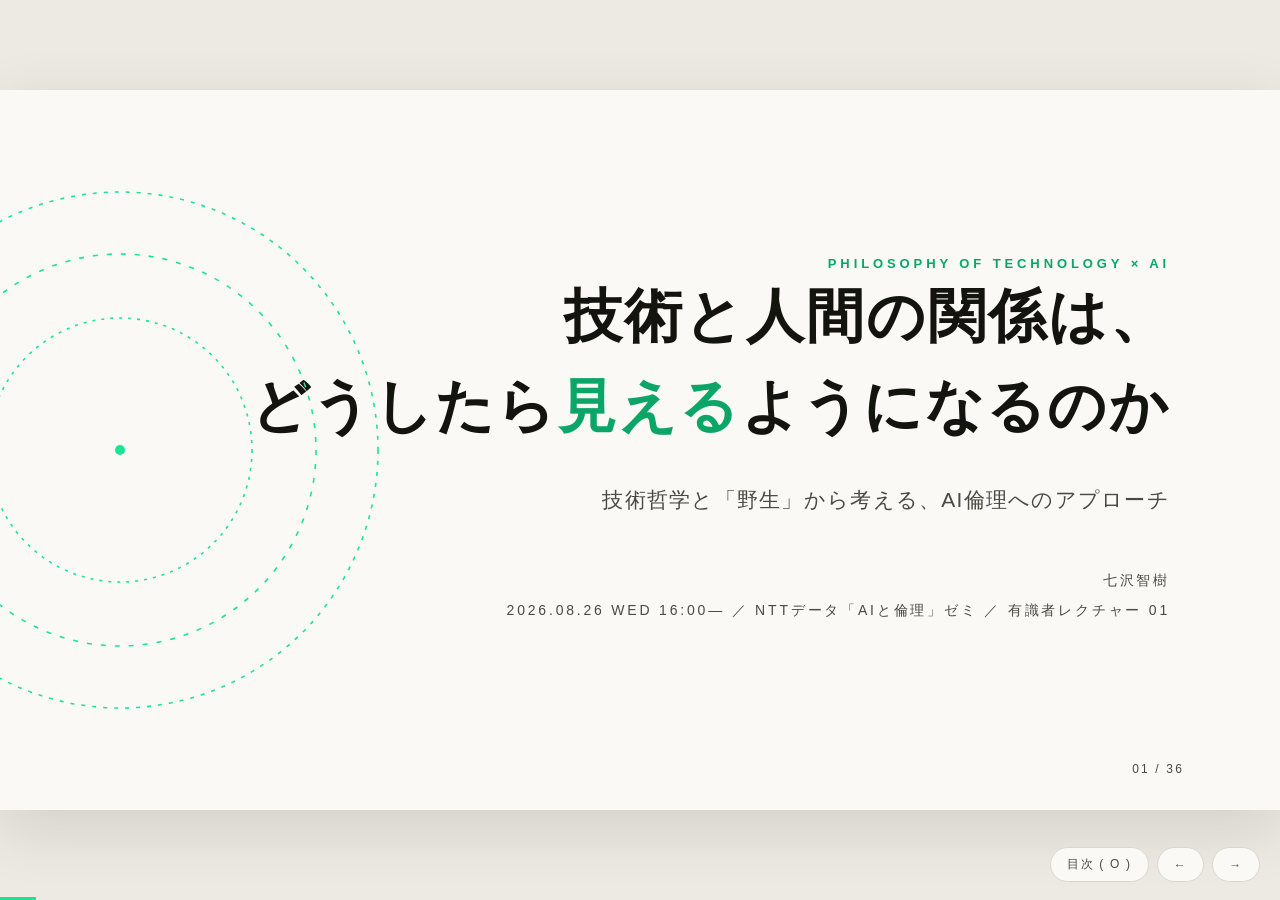
<file: nttdata-lecture/index.html>
<!DOCTYPE html>
<html lang="ja">
<head>
<meta charset="UTF-8">
<meta name="viewport" content="width=device-width, initial-scale=1.0">
<title>技術と人間の関係は、どうしたら見えるようになるのか｜七沢智樹</title>
<style>
  html { -webkit-text-size-adjust: 100%; text-size-adjust: 100%; }
  body { overscroll-behavior: none; touch-action: manipulation; }

  :root {
    --paper: #faf9f5;
    --ink: #14140f;
    --ink-soft: #4a4a42;
    --line: #d9d7cd;
    --moss: #0ca568;
    --mint: #1de394;
    --shu: #c0392b;
  }
  * { margin: 0; padding: 0; box-sizing: border-box; }
  html, body { height: 100%; }
  body {
    background: #eceae2;
    color: var(--ink);
    font-family: "Helvetica Neue", "Hiragino Kaku Gothic ProN", "Hiragino Sans", "Noto Sans JP", Arial, sans-serif;
    font-feature-settings: "palt";
    -webkit-font-smoothing: antialiased;
    overflow: hidden;
  }

  /* ---------- stage ---------- */
  .deck { position: fixed; inset: 0; overflow: hidden; }
  .stage {
    position: absolute; left: 50%; top: 50%;
    width: 1280px; height: 720px;
    background: var(--paper);
    transform-origin: center center;
    box-shadow: 0 18px 60px rgba(20,20,15,.12);
    overflow: hidden;
  }
  .slide {
    position: absolute; inset: 0;
    padding: 74px 96px 92px;
    display: flex; flex-direction: column;
    opacity: 0; visibility: hidden;
    transition: opacity .38s ease;
  }
  .slide.is-active { opacity: 1; visibility: visible; }

  /* ---------- common type ---------- */
  .kicker { font-size: 13px; letter-spacing: .3em; color: var(--moss); font-weight: 600; text-transform: uppercase; }
  .slide h2 { font-size: 42px; font-weight: 700; line-height: 1.5; letter-spacing: .02em; margin-top: 18px; }
  .slide h2 .thin { font-weight: 400; color: var(--ink-soft); }
  .lead { font-size: 19px; line-height: 2.1; color: var(--ink-soft); margin-top: 18px; max-width: 900px; }
  .body { margin-top: 46px; flex: 1; min-height: 0; display: flex; flex-direction: column; justify-content: center; }

  ul.pts { list-style: none; }
  ul.pts > li {
    position: relative;
    font-size: 24px; line-height: 1.95; letter-spacing: .01em;
    padding-left: 34px; margin-bottom: 24px; max-width: 1010px;
  }
  ul.pts > li::before {
    content: ""; position: absolute; left: 2px; top: 20px;
    width: 9px; height: 9px; border-radius: 50%;
    border: 1.6px solid var(--mint);
  }
  ul.pts > li.em::before { background: var(--moss); border-color: var(--moss); }
  ul.pts > li.em { font-weight: 700; }
  ul.pts > li small { display: block; font-size: 16px; color: var(--ink-soft); line-height: 1.9; margin-top: 6px; font-weight: 400; }
  ul.pts.tight > li { margin-bottom: 16px; font-size: 22px; }

  .note {
    margin-top: auto; padding-top: 22px; border-top: 1px solid var(--line);
    font-size: 15px; line-height: 1.95; color: var(--ink-soft); max-width: 960px;
  }
  .arrow { color: var(--moss); font-weight: 700; }
  .term { border-bottom: 1.6px solid var(--mint); padding-bottom: 1px; }
  .shu { color: var(--shu); }
  .g { color: var(--moss); }

  /* ---------- quote ---------- */
  .vq { border-left: 2.6px solid var(--moss); padding: 6px 0 6px 28px; margin: 10px 0; }
  .vq p { font-size: 24px; line-height: 1.9; font-weight: 700; }
  .vq .src { font-size: 13px; letter-spacing: .12em; color: var(--ink-soft); margin-top: 8px; font-weight: 400; }
  .vq.shu-q { border-left-color: var(--shu); }

  /* ---------- title slide ---------- */
  .slide.title { justify-content: center; align-items: flex-end; text-align: right; padding-right: 110px; }
  .slide.title h1 { font-size: 58px; font-weight: 700; line-height: 1.55; letter-spacing: .04em; }
  .slide.title h1 .g { color: var(--moss); }
  .slide.title .sub { font-size: 21px; color: var(--ink-soft); margin-top: 28px; letter-spacing: .06em; line-height: 2; }
  .slide.title .meta { font-size: 14px; letter-spacing: .2em; color: var(--ink-soft); margin-top: 44px; line-height: 2.2; }
  .rings { position: absolute; left: -160px; top: 50%; transform: translateY(-50%); width: 560px; height: 560px; pointer-events: none; }
  .rings circle { fill: none; stroke: var(--mint); stroke-width: 1.6; }
  .rings .r1 { stroke-dasharray: 4 7; animation: spin 90s linear infinite; transform-origin: 280px 280px; }
  .rings .r2 { stroke-dasharray: 5 9; animation: spin 150s linear infinite reverse; transform-origin: 280px 280px; }
  .rings .r3 { stroke-dasharray: 3 6; animation: spin 220s linear infinite; transform-origin: 280px 280px; }
  .rings .core { fill: var(--mint); stroke: none; }
  @keyframes spin { to { transform: rotate(360deg); } }
  @media (prefers-reduced-motion: reduce) { .rings circle { animation: none !important; } .slide { transition: none; } }

  /* ---------- part divider ---------- */
  .slide.part { background: var(--ink); color: var(--paper); justify-content: center; }
  .slide.part .kicker { color: var(--mint); }
  .slide.part .pnum { font-size: 128px; font-weight: 700; line-height: 1; letter-spacing: .02em; margin: 22px 0 18px; }
  .slide.part h2 { font-size: 52px; margin-top: 0; }
  .slide.part .lead { color: #9a9a8e; font-size: 18px; }

  /* ---------- profile ---------- */
  .prof { display: grid; grid-template-columns: 320px 1fr; gap: 44px; align-items: start; }
  .prof .who { border-top: 3px solid var(--moss); padding-top: 20px; }
  .prof .who .nm { font-size: 40px; font-weight: 700; letter-spacing: .06em; }
  .prof .who .kana { font-size: 13px; letter-spacing: .22em; color: var(--ink-soft); margin-top: 8px; }
  .prof .who .role { font-size: 16px; line-height: 2; color: var(--ink-soft); margin-top: 20px; }
  .prof .who .role strong { color: var(--ink); }
  ul.pts.compact > li { margin-bottom: 12px; font-size: 20px; line-height: 1.75; }
  ul.pts.compact > li::before { top: 17px; }
  ul.pts.compact > li small { font-size: 14.5px; line-height: 1.8; margin-top: 3px; }

  /* ---------- column grids ---------- */
  .cols { display: grid; gap: 1px; background: var(--line); border: 1px solid var(--line); }
  .cols.c2 { grid-template-columns: 1fr 1fr; }
  .cols.c3 { grid-template-columns: 1fr 1fr 1fr; }
  .col { background: var(--paper); padding: 30px 30px 34px; }
  .col .h { font-size: 13px; letter-spacing: .2em; color: var(--moss); font-weight: 600; margin-bottom: 16px; }
  .col h3 { font-size: 25px; font-weight: 700; line-height: 1.6; margin-bottom: 14px; }
  .col p { font-size: 16.5px; line-height: 2; color: var(--ink-soft); }
  .col p + p { margin-top: 12px; }

  /* ---------- statement ---------- */
  .statement { font-size: 40px; font-weight: 700; line-height: 1.85; letter-spacing: .03em; }
  .statement small { display: block; max-width: 960px; font-size: 17px; font-weight: 400; color: var(--ink-soft); line-height: 2.1; margin-top: 26px; letter-spacing: 0; }

  /* ---------- methods (3つの方法) ---------- */
  .paths { display: grid; grid-template-columns: 1fr 1fr 1fr; gap: 20px; }
  .path { border: 1px solid var(--line); padding: 26px 24px 30px; background: var(--paper); }
  .path .n { font-size: 12.5px; letter-spacing: .18em; color: var(--ink-soft); margin-bottom: 12px; }
  .path h3 { font-size: 24px; font-weight: 700; line-height: 1.6; margin-bottom: 10px; }
  .path h3 small { display: block; font-size: 11.5px; letter-spacing: .14em; color: var(--moss); font-weight: 600; margin-top: 5px; }
  .path p { font-size: 15px; line-height: 1.95; color: var(--ink-soft); }

  /* ---------- agenda (3つの問い) ---------- */
  .agenda { list-style: none; border-top: 1px solid var(--line); }
  .agenda li { display: grid; grid-template-columns: 92px 1fr; gap: 28px; align-items: baseline; padding: 26px 0; border-bottom: 1px solid var(--line); }
  .agenda .n { font-size: 30px; font-weight: 700; color: var(--moss); }
  .agenda h3 { font-size: 29px; font-weight: 700; letter-spacing: .02em; line-height: 1.6; }
  .agenda p { font-size: 16px; color: var(--ink-soft); margin-top: 8px; line-height: 1.9; }
  .agenda .act { display: inline-block; font-size: 12px; letter-spacing: .12em; font-weight: 600;
                 color: var(--moss); border: 1.3px solid var(--moss); border-radius: 999px;
                 padding: 3px 13px; margin-left: 16px; vertical-align: 4px; white-space: nowrap; }

  /* ---------- photo placeholder ---------- */
  .photo { border: 1.6px dashed var(--line); background: #f3f2ea; display: flex; align-items: center; justify-content: center;
           color: var(--ink-soft); font-size: 14px; letter-spacing: .18em; }
  .epi { display: grid; grid-template-columns: 1.25fr 1fr; gap: 44px; flex: 1; min-height: 0; align-items: stretch; }
  .epi .photo { height: 100%; min-height: 0; }
  .epi .txt { display: flex; flex-direction: column; justify-content: center; }
  .epi .txt h3 { font-size: 30px; font-weight: 700; line-height: 1.6; }
  .epi .txt p { font-size: 17px; line-height: 2.05; color: var(--ink-soft); margin-top: 20px; }
  .epi .fig { border: 1.6px solid var(--line); background: #f3f2ea; display: flex; align-items: center;
              justify-content: center; padding: 24px 20px; height: 100%; min-height: 0; }
  .epi .fig svg { width: 100%; height: 100%; max-height: 100%; }

  /* ---------- day: 一日の媒介 ---------- */
  .day { display: grid; grid-template-columns: repeat(5, 1fr); gap: 1px; background: var(--line); border: 1px solid var(--line); }
  .day-cell { background: var(--paper); padding: 22px 20px 26px; }
  .day-cell .t { font-size: 12px; letter-spacing: .16em; color: var(--moss); font-weight: 600; margin-bottom: 12px; }
  .day-cell h3 { font-size: 18px; font-weight: 700; line-height: 1.6; margin-bottom: 10px; }
  .day-cell p { font-size: 13.5px; line-height: 1.8; color: var(--ink-soft); }

  /* ---------- one: 一撃の事例 ---------- */
  .one { display: grid; grid-template-columns: 1.15fr 1fr; gap: 40px; align-items: center; }
  .one-q { font-size: 34px; font-weight: 700; line-height: 1.8; letter-spacing: .02em; }
  .one-q .shu { color: var(--shu); }
  .one-list { list-style: none; border-left: 2px solid var(--shu); padding-left: 26px; }
  .one-list li { font-size: 16px; line-height: 1.9; color: var(--ink-soft); margin-bottom: 14px; }
  .one-list li strong { color: var(--ink); }
  .conv-goal { border: 1.8px solid var(--moss); background: #f4faf6; padding: 18px 26px; text-align: center; font-size: 23px; font-weight: 700; }

  /* ---------- det: 技術決定論の階段図 ---------- */
  .det { flex: 1; min-height: 0; display: flex; align-items: center; justify-content: center; }
  .det-body { margin-top: 18px; }
  .det-body .det { flex: none; height: 280px; margin-bottom: 8px; }
  .det-body .det svg { height: 100%; width: auto; max-width: 100%; }
  .det svg { width: 100%; max-width: 950px; height: auto; }
  .det .ln { fill: none; stroke: var(--ink); stroke-width: 2.6; stroke-linejoin: round; stroke-linecap: round; }
  .det .up { stroke: var(--moss); stroke-width: 7; stroke-linecap: round; }
  .det .lbl { font-size: 21px; font-weight: 700; fill: var(--ink); }
  .det .sub2 { font-size: 15px; fill: var(--ink-soft); }
  .det .br { fill: none; stroke: var(--moss); stroke-width: 2; stroke-dasharray: 5 7; }
  .det .fossil { fill: var(--paper); stroke: var(--moss); stroke-width: 2; }
  .det-sm { flex: none; }
  .det-sm svg { height: 205px; width: auto; }
  .cols.tight3 .col { padding: 22px 24px 24px; }
  .cols.tight3 .col h3 { font-size: 22px; margin-bottom: 10px; }
  .cols.tight3 .col p { font-size: 15px; line-height: 1.9; }
  .ship-lead { font-size: 17px; margin-top: 12px; }

  /* ---------- chrome ---------- */
  .foot {
    position: absolute; left: 96px; right: 96px; bottom: 34px;
    display: flex; justify-content: space-between; align-items: baseline;
    font-size: 12px; letter-spacing: .18em; color: var(--ink-soft);
  }
  .slide.part .foot { color: rgba(250,249,245,.5); }
  .bar { position: absolute; left: 0; bottom: 0; height: 3px; background: var(--mint); transition: width .38s ease; z-index: 5; }

  .ui { position: fixed; right: 20px; bottom: 18px; display: flex; gap: 8px; z-index: 40; transition: opacity .4s; }
  .ui.idle { opacity: 0; pointer-events: none; }
  .ui button {
    font: inherit; font-size: 12px; letter-spacing: .14em;
    background: var(--paper); color: var(--ink-soft);
    border: 1px solid var(--line); border-radius: 999px;
    padding: 8px 16px; cursor: pointer; transition: background .2s, color .2s;
  }
  .ui button:hover { background: var(--ink); color: var(--paper); border-color: var(--ink); }

  .toc {
    position: fixed; inset: 0; z-index: 50; background: var(--ink); color: var(--paper);
    padding: 56px 6vw; overflow-y: auto; display: none;
  }
  .toc.open { display: block; }
  .toc h4 { font-size: 12px; letter-spacing: .3em; color: var(--mint); font-weight: 600; margin-bottom: 26px; }
  .toc ol { list-style: none; columns: 2; column-gap: 56px; }
  .toc li { break-inside: avoid; }
  .toc button {
    font: inherit; text-align: left; width: 100%;
    display: grid; grid-template-columns: 40px 1fr; gap: 14px; align-items: baseline;
    background: none; border: none; border-bottom: 1px solid #33332c; color: rgba(250,249,245,.72);
    padding: 11px 0; font-size: 15.5px; cursor: pointer; transition: color .2s;
  }
  .toc button:hover, .toc button.here { color: #fff; }
  .toc button.here .no { color: var(--mint); }
  .toc .no { font-size: 12px; letter-spacing: .1em; color: #7b7b70; }
  .toc .pt { font-size: 11px; letter-spacing: .2em; color: var(--mint); display: block; margin-top: 4px; }

  /* ---------- print ---------- */
  @page { size: 1280px 720px; margin: 0; }
  @media print {
    body { overflow: visible; background: #fff; }
    .deck { position: static; overflow: visible; }
    .stage { position: static; width: 1280px; height: auto; transform: none !important; box-shadow: none; overflow: visible; }
    .slide {
      position: static; opacity: 1 !important; visibility: visible !important;
      width: 1280px; height: 720px; page-break-after: always; break-after: page;
    }
    .ui, .toc, .bar { display: none !important; }
  }
</style>
</head>
<body>

<div class="deck" id="deck">
<div class="stage" id="stage">

  <!-- 01 title -->
  <section class="slide title" data-title="タイトル" data-part="">
    <svg class="rings" viewBox="0 0 560 560" aria-hidden="true">
      <circle class="r1" cx="280" cy="280" r="258"/>
      <circle class="r2" cx="280" cy="280" r="196"/>
      <circle class="r3" cx="280" cy="280" r="132"/>
      <circle class="core" cx="280" cy="280" r="5"/>
    </svg>
    <div class="kicker">Philosophy of Technology × AI</div>
    <h1>技術と人間の関係は、<br>どうしたら<span class="g">見える</span>ようになるのか</h1>
    <p class="sub">技術哲学と「野生」から考える、AI倫理へのアプローチ</p>
    <p class="meta">七沢智樹<br>2026.08.26 WED 16:00— ／ NTTデータ「AIと倫理」ゼミ ／ 有識者レクチャー 01</p>
  </section>

  <!-- 02 profile -->
  <section class="slide" data-title="自己紹介" data-part="">
    <div class="kicker">Profile</div>
    <h2>自己紹介</h2>
    <div class="body">
      <div class="prof">
        <div class="who">
          <div class="nm">七沢智樹</div>
          <div class="kana">NANASAWA TOMOKI</div>
          <p class="role"><strong>Technel合同会社 代表</strong><br><strong>山梨県立大学 特任教授</strong><br><span style="font-size:14px">メイカーズ工学科の新設に向けて準備中（R10開科）</span><br>京都大学で農学を学んだのち、公認会計士、技術開発の現場を経て、技術哲学へ。</p>
        </div>
        <ul class="pts compact">
          <li>『WIRED』で連載「<span class="term">技術哲学入門</span>」（2023年〜）<small>テクノロジーをデザインする人のための技術哲学を、書き続けている。</small></li>
          <li>訳書：クーケルバーク『<strong>技術哲学講義</strong>』（共訳、丸善出版）</li>
          <li>国際技術哲学会 SPT2023 の運営に参加。日本の技術哲学者が集まる「技哲研」を主宰</li>
          <li>西表島の原生自然で <strong>JUNGLE Gathering／Iriomote JUNGLE CLUB</strong><small>インフラや既存技術から距離を置き、道具・身体・自然の関係を捉え直す実践。</small></li>
        </ul>
      </div>
    </div>
  </section>

  <!-- 見取り図 -->
  <section class="slide" data-title="本日の見取り図" data-part="">
    <div class="kicker">Agenda</div>
    <h2>本日の見取り図</h2>
    <div class="body">
      <ol class="agenda">
        <li>
          <span class="n" style="font-size:24px">G1</span>
          <div>
            <h3 style="font-size:26px">現在のテクノロジー環境<span class="act">現状認識</span></h3>
            <p>テクノロジーは気づかれないまま、生活と判断に入り込んでいる。技術問題はそのまま倫理問題になり、世界は実質的な技術決定論で動いている。</p>
          </div>
        </li>
        <li>
          <span class="n" style="font-size:24px">G2</span>
          <div>
            <h3 style="font-size:26px">AI倫理実装の困難さ<span class="act">なぜ難しいのか</span></h3>
            <p>ガイドラインがあっても難しいのは、扱う対象——技術と人間の関係——が見えないから。必要なのは、手順の前に「態度」。</p>
          </div>
        </li>
        <li>
          <span class="n" style="font-size:24px">M1-3</span>
          <div>
            <h3 style="font-size:26px">関係を見えるようにする、3つの方法<span class="act">今日の本題</span></h3>
            <p>①離れて見る（オフグリッドキャンプ）／②概念で見る（4つのレンズ）／③作って見る（野生のサイバネティクス）——そのまま皆さんの制作へ。</p>
          </div>
        </li>
      </ol>
    </div>
  </section>

  <!-- G1-01 あなたの今日一日 -->
  <section class="slide" data-title="あなたの今日一日" data-part="g1">
    <div class="kicker">G1 — 01</div>
    <h2>あなたの今日一日｜<span class="thin">テクノロジーはどこにあるのか？</span></h2>
    <div class="body">
      <div class="day">
        <div class="day-cell">
          <div class="t">朝</div>
          <h3>目が覚める</h3>
          <p>起きる時刻を決めたのは、あなたか、通知か。そもそも時計も、作られたもの。</p>
        </div>
        <div class="day-cell">
          <div class="t">通勤</div>
          <h3>世界を知る</h3>
          <p>今日の「世の中」は、フィードが選んだ順番で届く。</p>
        </div>
        <div class="day-cell">
          <div class="t">仕事</div>
          <h3>考える・書く</h3>
          <p>AIに下書きさせる。考えの筋も、言い回しも、少しずつ寄っていく。</p>
        </div>
        <div class="day-cell">
          <div class="t">選ぶ</div>
          <h3>欲しいと思う</h3>
          <p>買うもの、観るもの、会う人。候補はレコメンドが並べたもの。</p>
        </div>
        <div class="day-cell">
          <div class="t">夜</div>
          <h3>迷いを相談する</h3>
          <p>仕事を辞めるか、別れるか。人ではなく、AIに聞く人が現れている。</p>
        </div>
      </div>
      <div class="note">ほとんどの「テクノロジー」は<span class="term">気づかれない</span>。そして、次々に「便利な道具」を追加していく。現代、もはや<strong>何を欲しいと思うか</strong>まで、すでに技術に方向づけられている。<br><span class="arrow">→</span> その一日は、本当にあなたが選んだのか。</div>
    </div>
  </section>

  <!-- G1-02 出発点 -->
  <section class="slide" data-title="出発点：技術に囲まれて生きている" data-part="g1">
    <div class="kicker">G1 — 02</div>
    <h2>出発点｜私たちは、テクノロジーに囲まれて生きている</h2>
    <div class="body">
      <ul class="pts">
        <li>人類はその誕生以来、<strong>技術によって生存を確保</strong>してきた</li>
        <li>産業革命以後に誕生した技術——<span class="term">テクノロジー</span>——は、生活のインフラとなり、<strong>巨大な機構</strong>となった</li>
        <li>そしてAIが出てきて、私たちの<strong>思考や感性</strong>にまで、ますます入り込むようになってきた</li>
        <li class="em">「人間とは何か」「AIとは何か」は、いましきりに問われている。ならば——<strong>そもそも「テクノロジーとは何か」を問うべきでは？</strong></li>
      </ul>
    </div>
  </section>

  <!-- G1-03 技術問題＝倫理問題 -->
  <section class="slide" data-title="技術問題は、そのまま倫理問題になる" data-part="g1">
    <div class="kicker">G1 — 03</div>
    <h2>技術問題は、そのまま倫理問題になる</h2>
    <div class="body" style="margin-top:30px">
      <div class="one" style="align-items:start">
        <div>
          <p class="one-q">「誰を撃つか」を、<br><span class="shu">先に絞り込むのは</span><br>アルゴリズムである。</p>
          <p class="one-q" style="font-size:22px;margin-top:22px;color:var(--ink-soft)">誰を生かし、誰を採用し、<br>誰を信用するかを決めるのは——<br><span class="shu">テクノロジー</span>である。</p>
        </div>
        <ul class="one-list">
          <li><strong>これは技術の話か、倫理の話か。</strong>もう分けられない。</li>
          <li>閾値をどこに置くか。誤検出をどこまで許すか。<strong>設計上のパラメータが、そのまま生死の判断になる</strong></li>
          <li>医療のトリアージにも、採用の選別にも、与信にも、司法の量刑支援にも当てはまる</li>
        </ul>
      </div>
      <div class="conv-goal" style="margin-top:20px;font-size:20px;padding:14px 20px">
        その判断は、法廷でも議会でもなく——<span style="color:var(--shu)">開発の現場で、先に決まってしまっている。</span>
      </div>
      <div class="note"><span class="arrow">→</span> だから「作ってから考える」は、もう成り立たない。<strong>技術問題＝倫理問題</strong>。これが、いま起きていること。</div>
    </div>
  </section>

  <!-- G1-04 実質的な技術決定論 -->
  <section class="slide" data-title="実質的な技術決定論" data-part="g1">
    <div class="kicker">G1 — 05</div>
    <h2>実質的な技術決定論</h2>
    <p class="lead ship-lead">「技術決定論」は間違った考えの典型とされている。しかし現実は、そのように動いてしまっているのでは？</p>
    <div class="body det-body">
      <div class="det">
        <svg viewBox="0 0 980 430" aria-label="技術の直線的進歩が、社会の技術決定を段階的に押し上げていく図">
          <defs>
            <marker id="ai" viewBox="0 0 10 10" refX="8" refY="5" markerWidth="7" markerHeight="7" orient="auto-start-reverse">
              <path d="M0 0 L10 5 L0 10 z" fill="#14140f"/>
            </marker>
            <marker id="am" viewBox="0 0 10 10" refX="8" refY="5" markerWidth="4.6" markerHeight="4.6" orient="auto-start-reverse">
              <path d="M0 0 L10 5 L0 10 z" fill="#0ca568"/>
            </marker>
          </defs>
          <path class="ln" d="M40 270 H165 V225 H290 V180 H415 V135 H540 V90 H690" marker-end="url(#ai)"/>
          <line class="ln" x1="40" y1="400" x2="690" y2="335" marker-end="url(#ai)" stroke-width="2"/>
          <line class="up" x1="180" y1="372" x2="180" y2="262" marker-end="url(#am)"/>
          <line class="up" x1="390" y1="352" x2="390" y2="218" marker-end="url(#am)"/>
          <line class="up" x1="590" y1="332" x2="590" y2="128" marker-end="url(#am)"/>
          <text class="lbl" x="712" y="96">社会の技術決定</text>
          <text class="lbl" x="712" y="340">技術の直線的進歩</text>
        </svg>
      </div>
      <div class="note">技術が先に進歩し、社会があとから作り替えられる。蒸気機関 <span class="arrow">→</span> 産業社会。インターネット <span class="arrow">→</span> 情報社会。<strong>では、AI <span class="arrow">→</span> ？</strong><br>世界は<strong>実質的な技術決定論に陥っている</strong>。誰かが信じているからではなく、事実としてそう動いている。</div>
    </div>
  </section>

  <!-- G1-05 ゲシュテル -->
  <section class="slide" data-title="この環境の名前——ゲシュテル" data-part="g1">
    <div class="kicker">G1 — 05｜Ge-stell</div>
    <h2>この環境には、名前がある<span class="thin">——ゲシュテル</span></h2>
    <div class="body" style="margin-top:16px">
      <div style="display:grid;grid-template-columns:1fr 430px;gap:36px;align-items:center;flex:1;min-height:0">
        <ul class="pts tight" style="align-self:center">
          <li>技術が先に進み、社会があとから作り替えられる——この<span class="term">駆り立ての環境</span>を、ハイデガーは<strong>ゲシュテル（総かり立て体制）</strong>と呼んだ</li>
          <li>わたしたちを取り囲み、駆り立て、方向づける。川は<strong>水力資源</strong>に、森は<strong>木材</strong>に、人間は<strong>人材</strong>に</li>
          <li class="em">AIのゲシュテルでは——<span class="shu">経験が、データとして駆り立てられる</span></li>
        </ul>
        <svg viewBox="0 0 430 300" style="width:100%;height:auto" aria-label="ゲシュテルの図：川・森・人間・経験が、総かり立て体制を通って水力資源・木材・人材・データとして現れる">
          <defs>
            <marker id="g1gs" viewBox="0 0 10 10" refX="8" refY="5" markerWidth="7" markerHeight="7" orient="auto-start-reverse">
              <path d="M0 0 L10 5 L0 10 z" fill="#4a4a42"/>
            </marker>
            <marker id="g1gs2" viewBox="0 0 10 10" refX="8" refY="5" markerWidth="7" markerHeight="7" orient="auto-start-reverse">
              <path d="M0 0 L10 5 L0 10 z" fill="#c0392b"/>
            </marker>
          </defs>
          <rect x="152" y="14" width="118" height="258" fill="#14140f"/>
          <text x="211" y="128" text-anchor="middle" font-size="19" font-weight="700" fill="#faf9f5">ゲシュテル</text>
          <text x="211" y="154" text-anchor="middle" font-size="12.5" fill="#9adfd2">Ge-stell</text>
          <text x="211" y="176" text-anchor="middle" font-size="12.5" fill="#9a9a8e">総かり立て体制</text>
          <g font-size="17" fill="#14140f">
            <text x="96" y="52" text-anchor="end">川</text>
            <text x="96" y="118" text-anchor="end">森</text>
            <text x="96" y="184" text-anchor="end">人間</text>
            <text x="96" y="250" text-anchor="end" font-weight="700">経験</text>
          </g>
          <g stroke="#4a4a42" stroke-width="1.8">
            <line x1="106" y1="46" x2="146" y2="46" marker-end="url(#g1gs)"/>
            <line x1="106" y1="112" x2="146" y2="112" marker-end="url(#g1gs)"/>
            <line x1="106" y1="178" x2="146" y2="178" marker-end="url(#g1gs)"/>
          </g>
          <line x1="106" y1="244" x2="146" y2="244" stroke="#c0392b" stroke-width="2" marker-end="url(#g1gs2)"/>
          <g stroke="#4a4a42" stroke-width="1.8">
            <line x1="276" y1="46" x2="316" y2="46" marker-end="url(#g1gs)"/>
            <line x1="276" y1="112" x2="316" y2="112" marker-end="url(#g1gs)"/>
            <line x1="276" y1="178" x2="316" y2="178" marker-end="url(#g1gs)"/>
          </g>
          <line x1="276" y1="244" x2="316" y2="244" stroke="#c0392b" stroke-width="2" marker-end="url(#g1gs2)"/>
          <g font-size="17" font-weight="700" fill="#14140f">
            <text x="326" y="52">水力資源</text>
            <text x="326" y="118">木材</text>
            <text x="326" y="184">人材</text>
            <text x="326" y="250" fill="#c0392b">データ</text>
          </g>
          <text x="326" y="272" font-size="12" fill="#4a4a42">— AIのゲシュテル</text>
        </svg>
      </div>
      <div class="note">80年前の概念が、いまのAI環境をそのまま記述してしまう。<span class="arrow">→</span> <a href="https://wired.jp/article/sz-series-philosophy-of-technology-6/" style="color:var(--moss);border-bottom:1px solid var(--mint);text-decoration:none">WIRED連載「技術哲学入門」第6回：ハイデガーの悲観的技術決定論を乗り越える</a></div>
    </div>
  </section>

  <!-- G2-01 message -->
  <section class="slide" data-title="このレクチャーで伝えたいこと" data-part="g2">
    <div class="kicker">G2 — 01｜Message</div>
    <h2>AI倫理を「実装」するのは、難しい</h2>
    <div class="body">
      <ul class="pts">
        <li>ガイドラインも、チェックリストも、すでにある。それでも難しいのは——<br>扱う対象、<span class="term">技術と人間の関係</span>そのものが<strong>見えない</strong>から</li>
        <li>見えないものは、手順では扱えない。必要なのは、手順の前に<strong>態度</strong></li>
        <li class="em">今日話すのは：技術哲学から考える、<span class="g">AI倫理実装のあるべき態度</span>——関係を見ようとする構え</li>
      </ul>
      <div class="note">態度は一日では身につかない。しかし「見る方法」は今日渡せる。<span class="arrow">→</span> ここから、その方法の話。</div>
    </div>
  </section>

  <!-- 04 基層1 -->
  <section class="slide" data-title="単なる道具など、存在しない" data-part="g2">
    <div class="kicker">G2 — 02｜技術の基層</div>
    <h2>単なる道具など、存在しない</h2>
    <div class="body">
      <ul class="pts tight">
        <li>常識：技術は道具。<strong>頼んだこと</strong>を、やってくれるもの</li>
        <li class="em">実際：技術は、<span class="shu">頼んでいないこと</span>まで起こす</li>
        <li>技術の本質は「<span class="term">もたらすこと</span>」（ポイエーシス）——頼んだ結果のうしろから、新しい世界がついてくる</li>
      </ul>
      <div class="cols c2" style="margin-top:26px">
        <div class="col">
          <div class="h">Automobile</div>
          <h3>自動車</h3>
          <p>頼んだのは「速い移動」。<br>ついてきたのは——道路網、都市の形、身体感覚の変化。</p>
        </div>
        <div class="col">
          <div class="h">AI</div>
          <h3>AI</h3>
          <p>頼んだのは「効率化」。<br>ついてきているのは——判断の習慣、会議、組織の形の変化。</p>
        </div>
      </div>
    </div>
  </section>

  <!-- 04 基層2 -->
  <section class="slide" data-title="しかも、その関係は見えない" data-part="g2">
    <div class="kicker">G2 — 03｜Invisible Relations</div>
    <h2>しかも、その関係は<span class="g">見えない</span></h2>
    <div class="body" style="margin-top:24px">
      <div style="display:grid;grid-template-columns:1fr 460px;gap:36px;align-items:center;flex:1;min-height:0">
        <ul class="pts tight" style="align-self:center">
          <li>うまく働く技術ほど、<span class="term">透明になる</span>。メガネをかけている人は、メガネを見ていない</li>
          <li>設計できるのは<span class="term">技術の側</span>だけ。影響は無数のアクター——人・制度・環境・他の技術——との関係の中で決まり、<span class="shu">予測不可能</span></li>
          <li class="em">設計の席から、関係の全体を見通すことはできない。AIはその極致——頼んでいない変化（C）が進んでいるのに、実感がない</li>
        </ul>
        <svg viewBox="0 0 480 340" style="width:100%;height:auto" aria-hidden="true">
          <!-- designer -->
          <circle cx="46" cy="170" r="15" fill="none" stroke="#14140f" stroke-width="2"/>
          <text x="46" y="205" text-anchor="middle" font-size="15" font-weight="700" fill="#14140f">設計者</text>
          <!-- sight cone -->
          <line x1="60" y1="162" x2="128" y2="140" stroke="#0ca568" stroke-width="1.6" stroke-dasharray="4 5"/>
          <line x1="60" y1="178" x2="128" y2="200" stroke="#0ca568" stroke-width="1.6" stroke-dasharray="4 5"/>
          <!-- arrow to tech -->
          <line x1="64" y1="170" x2="120" y2="170" stroke="#14140f" stroke-width="2.2"/>
          <path d="M0,-6 L12,0 L0,6 Z" fill="#14140f" transform="translate(122,170)"/>
          <!-- tech box -->
          <rect x="126" y="142" width="76" height="56" fill="#14140f"/>
          <text x="164" y="176" text-anchor="middle" font-size="17" font-weight="700" fill="#faf9f5">技術</text>
          <text x="122" y="232" text-anchor="start" font-size="13.5" font-weight="600" fill="#0ca568">設計できる範囲</text>
          <!-- network links (grey) -->
          <g stroke="#d9d7cd" stroke-width="1.4">
            <line x1="300" y1="72" x2="382" y2="112"/>
            <line x1="382" y1="112" x2="428" y2="190"/>
            <line x1="428" y1="190" x2="386" y2="262"/>
            <line x1="386" y1="262" x2="300" y2="286"/>
            <line x1="300" y1="72" x2="330" y2="180"/>
            <line x1="330" y1="180" x2="386" y2="262"/>
            <line x1="330" y1="180" x2="428" y2="190"/>
            <line x1="300" y1="286" x2="330" y2="180"/>
          </g>
          <!-- unpredictable influence (dashed red arrows) -->
          <g stroke="#c0392b" stroke-width="1.8" stroke-dasharray="5 6" fill="none">
            <path d="M202 152 C 240 110, 262 92, 288 76"/>
            <path d="M202 170 C 250 172, 290 176, 316 179"/>
            <path d="M202 188 C 240 230, 262 262, 288 280"/>
          </g>
          <path d="M0,-5 L10,0 L0,5 Z" fill="#c0392b" transform="translate(290,75) rotate(-30)"/>
          <path d="M0,-5 L10,0 L0,5 Z" fill="#c0392b" transform="translate(318,179) rotate(2)"/>
          <path d="M0,-5 L10,0 L0,5 Z" fill="#c0392b" transform="translate(290,281) rotate(32)"/>
          <!-- actors -->
          <g>
            <circle cx="300" cy="72" r="16" fill="#faf9f5" stroke="#4a4a42" stroke-width="1.6"/>
            <text x="300" y="77" text-anchor="middle" font-size="12.5" fill="#14140f">人</text>
            <circle cx="382" cy="112" r="16" fill="#faf9f5" stroke="#4a4a42" stroke-width="1.6"/>
            <text x="382" y="117" text-anchor="middle" font-size="11" fill="#14140f">制度</text>
            <circle cx="428" cy="190" r="16" fill="#faf9f5" stroke="#4a4a42" stroke-width="1.6"/>
            <text x="428" y="195" text-anchor="middle" font-size="11" fill="#14140f">環境</text>
            <circle cx="386" cy="262" r="16" fill="#faf9f5" stroke="#4a4a42" stroke-width="1.6"/>
            <text x="386" y="267" text-anchor="middle" font-size="11" fill="#14140f">慣習</text>
            <circle cx="300" cy="286" r="16" fill="#faf9f5" stroke="#4a4a42" stroke-width="1.6"/>
            <text x="300" y="291" text-anchor="middle" font-size="12.5" fill="#14140f">人</text>
            <circle cx="330" cy="180" r="17" fill="#faf9f5" stroke="#4a4a42" stroke-width="1.6"/>
            <text x="330" y="177" text-anchor="middle" font-size="9.5" fill="#14140f">他の</text>
            <text x="330" y="189" text-anchor="middle" font-size="9.5" fill="#14140f">技術</text>
          </g>
          <text x="366" y="34" text-anchor="middle" font-size="14" font-weight="700" fill="#4a4a42">アクターの全体（見通せない）</text>
          <text x="248" y="322" text-anchor="start" font-size="13.5" font-weight="600" fill="#c0392b">予測不可能な影響</text>
        </svg>
      </div>
      <div class="note">「……で、これ誰が決めたんでしたっけ？」（皆さんの Possible Future・F5より）<span class="arrow">→</span> では、関係の全体を見通すには、どうしたらいいのか？</div>
    </div>
  </section>


  <!-- 今日の問い -->
  <section class="slide" data-title="今日の問い" data-part="g2">
    <div class="kicker">G2 — 04｜Question</div>
    <h2>今日の問い</h2>
    <div class="body">
      <p class="statement" style="font-size:36px">関係が<span class="g">見えれば</span>、どう設計すべきかが見えてくる。<br>では——どうしたら、見えるようになるのか？<small>このゼミの問い「AIを実装する私たちは、何を基準にして判断するのか？」への、今日の応答。<br>「見える」とは知識ではなく<strong>身体感覚</strong>——考えなくても関係が目に入ってくる状態を、自分の中に育てること。</small></p>
      <div class="paths" style="margin-top:34px">
        <div class="path">
          <div class="n">METHOD 01</div>
          <h3>離れて見る<small>PRACTICE｜西表島</small></h3>
          <p>技術から距離を取ると、関係が現れる。</p>
        </div>
        <div class="path">
          <div class="n">METHOD 02</div>
          <h3>概念で見る<small>THEORY｜4つのレンズ</small></h3>
          <p>離れられなくても、概念が関係に色をつける。</p>
        </div>
        <div class="path">
          <div class="n">METHOD 03</div>
          <h3>作って見る<small>PRACTICE｜プロトタイピング</small></h3>
          <p>まだ無い技術の、まだ無い関係を見る。</p>
        </div>
      </div>
    </div>
  </section>

  <!-- 06 part1 -->
  <section class="slide part" data-title="PART 1｜離れて見る" data-part="">
    <div class="kicker">Method One</div>
    <div class="pnum">1</div>
    <h2>離れて見る</h2>
    <p class="lead">技術から距離を取ると、関係が現れる。——そのための実践が、オフグリッドキャンプ。</p>
  </section>

  <!-- 07 なぜ離れるのか -->
  <section class="slide" data-title="なぜ、離れるのか" data-part="1">
    <div class="kicker">1 — 01</div>
    <h2>なぜ、離れるのか｜<span class="thin">関係は、途切れたときに初めて見える</span></h2>
    <div class="body">
      <ul class="pts">
        <li>ハンマーは、<strong>壊れたときに</strong>初めて「ハンマーとして」現れる</li>
        <li>停電したとき、圏外になったとき——透明だった関係が、一瞬だけ姿を見せる</li>
        <li class="em">ならば、その「途切れ」を<span class="term">意図的に起こせば</span>いい</li>
      </ul>
      <div class="note">インフラ・既存技術から距離を置くと、ふだん透明な「道具・身体・自然の関係」が前景化する。<span class="arrow">→</span> だから勧めたいのが、オフグリッドキャンプ。</div>
    </div>
  </section>

  <!-- 過去へさかのぼる（技術史） -->
  <section class="slide" data-title="過去へさかのぼる——技術史の重要性" data-part="1">
    <div class="kicker">1 — 02｜History</div>
    <h2 style="font-size:34px">過去へさかのぼる｜<span class="thin">技術史が、いまの技術を相対化する</span></h2>
    <div class="body" style="margin-top:16px">
      <div class="det det-sm">
        <svg viewBox="0 0 980 400" aria-label="単線に見える技術史から、掘り起こされていない枝が分かれている図">
          <defs>
            <marker id="ai2" viewBox="0 0 10 10" refX="8" refY="5" markerWidth="7" markerHeight="7" orient="auto-start-reverse">
              <path d="M0 0 L10 5 L0 10 z" fill="#14140f"/>
            </marker>
          </defs>
          <line class="ln" x1="40" y1="300" x2="700" y2="235" marker-end="url(#ai2)"/>
          <path class="br" d="M170 287 Q 205 210 250 160"/><circle class="fossil" cx="254" cy="155" r="6"/>
          <path class="br" d="M300 274 Q 340 330 405 352"/><circle class="fossil" cx="411" cy="353" r="6"/>
          <path class="br" d="M420 262 Q 470 190 545 128"/><circle class="fossil" cx="550" cy="124" r="6"/>
          <path class="br" d="M470 257 Q 520 300 596 316"/><circle class="fossil" cx="602" cy="317" r="6"/>
          <path class="br" d="M575 247 Q 620 200 672 176"/><circle class="fossil" cx="677" cy="173" r="6"/>
          <text class="lbl" x="716" y="240">単線の進歩史</text>
          <text class="sub2" x="716" y="266">——「書かれた歴史」</text>
          <text class="sub2" x="560" y="80">掘り起こされていない枝</text>
          <text class="sub2" x="560" y="102">＝別の世界観の化石</text>
        </svg>
      </div>
      <div class="cols c2 tight3" style="margin-top:14px">
        <div class="col">
          <div class="h">頭で掘る</div>
          <h3>単線の進歩史は、「書き方」の産物</h3>
          <p>実際の技術史は、枝分かれと傍流と絶滅に満ちている。失われた枝は失敗作ではなく<strong>別の世界観の化石</strong>である。</p>
        </div>
        <div class="col">
          <div class="h">相対化</div>
          <h3>いまの技術は、「唯一の道」ではない</h3>
          <p>過去にさかのぼると、AIも<strong>数ある技術のあり方の一つ</strong>として見えてくる。距離は、空間だけでなく<strong>時間にも</strong>取れる。</p>
        </div>
      </div>
      <div class="note">技術史は、未来の選択肢が埋まっている鉱脈である。<span class="arrow">→</span> <strong>技術史によって、人間は自分たちの別の可能性を知る。</strong></div>
    </div>
  </section>

  <!-- オフグリッドキャンプのすすめ -->
  <section class="slide" data-title="オフグリッドキャンプのすすめ" data-part="1">
    <div class="kicker">1 — 03｜Off-grid Camp</div>
    <h2>オフグリッドキャンプのすすめ</h2>
    <div class="body">
      <ul class="pts tight">
        <li><strong>時計とスマホを、手放す</strong>。時間は太陽と腹時計で</li>
        <li>電気・水道・通信——<span class="term">インフラから離れる</span></li>
        <li>数日、<strong>狩猟採集的に</strong>暮らす。獲る、集める、火を起こす、水を汲む</li>
      </ul>
      <div class="cols c2" style="margin-top:24px">
        <div class="col">
          <div class="h">Iriomote</div>
          <h3>西表島｜JUNGLE Gathering</h3>
          <p>原生のジャングルに身を置き、道具・身体・自然の関係を捉え直す。Iriomote JUNGLE CLUB。<br><a href="https://note.com/nanasawa/m/m9f28fbe15068" style="color:var(--moss);border-bottom:1px solid var(--mint);text-decoration:none;font-size:14px">note｜JUNGLEの記録</a></p>
        </div>
        <div class="col">
          <div class="h">Yamanashi</div>
          <h3>山梨｜makers Unlearn（mU）</h3>
          <p>山梨のフィールドで、技術をいちど手放して学び直す（Unlearn）場。<br><a href="https://technel.notion.site/mU-AI-36a9f9f66dda80369e64e1c99f8b18c7" style="color:var(--moss);border-bottom:1px solid var(--mint);text-decoration:none;font-size:14px">mU｜makers Unlearn 紹介ページ</a></p>
        </div>
      </div>
      <div class="note">山梨は、都内から来られる距離です。<span class="arrow">→</span> 興味のある方——キャンプ、しませんか？</div>
    </div>
  </section>

  <!-- 森で考える -->
  <section class="slide" data-title="森で考える" data-part="1">
    <div class="kicker">1 — 04｜Think in the Forest</div>
    <h2>森で考える｜<span class="thin">考えないで、考える</span></h2>
    <div class="body">
      <ul class="pts">
        <li>都市では、考える＝画面に向かうこと。情報を入れて、言葉で処理する</li>
        <li>森では逆。手を動かし、火を眺め、歩いているうちに——<strong>考えていないのに、考えが来る</strong></li>
        <li class="em">頭を止めたとき、身体が考えはじめる。<span class="term">考えないで、考える</span><small>技術が見える身体感覚は、このモードで育つ。到着した思考は、机の上のものより深いことがある。</small></li>
      </ul>
      <div class="note"><span class="arrow">→</span> 実際に、そこで何が見えたか。体験談を2つ。</div>
    </div>
  </section>

  <!-- エピソード1 -->
  <section class="slide" data-title="エピソード①" data-part="1">
    <div class="kicker">1 — 05</div>
    <h2>エピソード ①</h2>
    <div class="body">
      <div class="epi">
        <div class="fig">
          <svg viewBox="0 0 420 520" preserveAspectRatio="xMidYMid meet" aria-label="都市では道具の層が透明で見えないが、ジャングルではつくらないと無いため道具の層が見えるようになる図">
            <!-- 都市 -->
            <text x="24" y="44" font-size="19" font-weight="700" fill="#14140f">都市</text>
            <g opacity="0.5">
              <rect x="150" y="88" width="110" height="30" fill="#faf9f5" stroke="#d9d7cd" stroke-width="1.6" stroke-dasharray="4 5"/>
              <text x="205" y="108" text-anchor="middle" font-size="13" fill="#8b897f">箸・器</text>
              <rect x="150" y="126" width="110" height="30" fill="#faf9f5" stroke="#d9d7cd" stroke-width="1.6" stroke-dasharray="4 5"/>
              <text x="205" y="146" text-anchor="middle" font-size="13" fill="#8b897f">フィン</text>
              <rect x="150" y="164" width="110" height="30" fill="#faf9f5" stroke="#d9d7cd" stroke-width="1.6" stroke-dasharray="4 5"/>
              <text x="205" y="184" text-anchor="middle" font-size="13" fill="#8b897f">火</text>
            </g>
            <circle cx="64" cy="141" r="16" fill="none" stroke="#14140f" stroke-width="2"/>
            <text x="64" y="178" text-anchor="middle" font-size="13" font-weight="700" fill="#14140f">私</text>
            <line x1="82" y1="141" x2="294" y2="141" stroke="#14140f" stroke-width="2.2"/>
            <path d="M0,-6 L12,0 L0,6 Z" fill="#14140f" transform="translate(296,141)"/>
            <rect x="308" y="118" width="88" height="46" fill="#14140f"/>
            <text x="352" y="147" text-anchor="middle" font-size="16" font-weight="700" fill="#faf9f5">行為</text>
            <text x="150" y="222" font-size="15.5" font-weight="600" fill="#8b897f">道具の層は、透明</text>

            <line x1="24" y1="252" x2="396" y2="252" stroke="#d9d7cd" stroke-width="1.4"/>

            <!-- ジャングル -->
            <text x="24" y="314" font-size="19" font-weight="700" fill="#14140f">ジャングル</text>
            <rect x="150" y="358" width="110" height="30" fill="#faf9f5" stroke="#0ca568" stroke-width="2"/>
            <text x="205" y="378" text-anchor="middle" font-size="13" font-weight="600" fill="#14140f">箸・器</text>
            <rect x="150" y="396" width="110" height="30" fill="#faf9f5" stroke="#0ca568" stroke-width="2"/>
            <text x="205" y="416" text-anchor="middle" font-size="13" font-weight="600" fill="#14140f">フィン</text>
            <rect x="150" y="434" width="110" height="30" fill="#faf9f5" stroke="#0ca568" stroke-width="2"/>
            <text x="205" y="454" text-anchor="middle" font-size="13" font-weight="600" fill="#14140f">火</text>
            <g stroke="#0ca568" stroke-width="1.8" fill="none">
              <path d="M84 402 C 108 380, 120 372, 142 372"/>
              <path d="M84 411 H 142"/>
              <path d="M84 420 C 108 442, 120 450, 142 450"/>
            </g>
            <path d="M0,-5 L10,0 L0,5 Z" fill="#0ca568" transform="translate(144,372)"/>
            <path d="M0,-5 L10,0 L0,5 Z" fill="#0ca568" transform="translate(144,411)"/>
            <path d="M0,-5 L10,0 L0,5 Z" fill="#0ca568" transform="translate(144,450)"/>
            <text x="98" y="352" text-anchor="middle" font-size="13" font-weight="700" fill="#0ca568">つくる</text>
            <circle cx="64" cy="411" r="16" fill="none" stroke="#14140f" stroke-width="2"/>
            <text x="64" y="448" text-anchor="middle" font-size="13" font-weight="700" fill="#14140f">私</text>
            <g stroke="#14140f" stroke-width="2.2" fill="none">
              <path d="M262 373 C 288 378, 296 396, 300 408"/>
              <path d="M262 411 H 296"/>
              <path d="M262 449 C 288 444, 296 426, 300 414"/>
            </g>
            <path d="M0,-6 L12,0 L0,6 Z" fill="#14140f" transform="translate(300,411) rotate(-90) rotate(90)"/>
            <rect x="308" y="388" width="88" height="46" fill="#14140f"/>
            <text x="352" y="417" text-anchor="middle" font-size="16" font-weight="700" fill="#faf9f5">行為</text>
            <text x="150" y="494" font-size="15.5" font-weight="700" fill="#0ca568">つくらないと、無い</text>
          </svg>
        </div>
        <div class="txt">
          <h3>「身ひとつじゃ、<br>何もできない」</h3>
          <p>本で読んで、知ってはいた——人間は、道具がなければ何もできない生き物だと。<br><br>だがジャングルでは、箸もコップも、作らなければ無い。フィンとシュノーケルがなければ、海にも入れない。<br><br>知識が、体感に変わった。<br><br><strong>このとき、<span class="term">道具と私の関係</span>が見えた。</strong><br><span class="thin">——2026年6月・参加者の言葉より</span></p>
        </div>
      </div>
    </div>
  </section>

  <!-- 09 エピソード2 -->
  <section class="slide" data-title="エピソード②" data-part="1">
    <div class="kicker">1 — 06</div>
    <h2>エピソード ②</h2>
    <div class="body">
      <div class="epi">
        <div class="fig">
          <svg viewBox="0 0 420 520" preserveAspectRatio="xMidYMid meet" aria-label="ジャングルでは一歩ずつ自分で坂を登るのに対し、都市ではエスカレーターに立ったまま運ばれていく図">
            <!-- ジャングル -->
            <text x="24" y="44" font-size="19" font-weight="700" fill="#14140f">ジャングル</text>
            <path d="M44 208 L 300 96" fill="none" stroke="#14140f" stroke-width="2.4"/>
            <g fill="#0ca568">
              <ellipse cx="92" cy="178" rx="6" ry="4" transform="rotate(-24 92 178)"/>
              <ellipse cx="128" cy="171" rx="6" ry="4" transform="rotate(-24 128 171)"/>
              <ellipse cx="164" cy="150" rx="6" ry="4" transform="rotate(-24 164 150)"/>
              <ellipse cx="200" cy="143" rx="6" ry="4" transform="rotate(-24 200 143)"/>
              <ellipse cx="236" cy="122" rx="6" ry="4" transform="rotate(-24 236 122)"/>
              <ellipse cx="272" cy="115" rx="6" ry="4" transform="rotate(-24 272 115)"/>
            </g>
            <circle cx="52" cy="186" r="14" fill="#faf9f5" stroke="#14140f" stroke-width="2"/>
            <text x="396" y="72" text-anchor="end" font-size="15" font-weight="700" fill="#14140f">一歩ずつ、自分で</text>
            <text x="396" y="98" text-anchor="end" font-size="14.5" fill="#4a4a42">全部、自分が当事者だった</text>

            <line x1="24" y1="252" x2="396" y2="252" stroke="#d9d7cd" stroke-width="1.4"/>

            <!-- 都市 -->
            <text x="24" y="314" font-size="19" font-weight="700" fill="#14140f">戻ってきた都市</text>
            <polygon points="40,460 320,352 320,382 40,490" fill="#dedbd0" stroke="#d9d7cd" stroke-width="1.6"/>
            <g>
              <circle cx="92" cy="427" r="11" fill="#faf9f5" stroke="#4a4a42" stroke-width="1.6"/>
              <text x="92" y="431" text-anchor="middle" font-size="11" fill="#8b897f">1</text>
              <circle cx="150" cy="405" r="11" fill="#faf9f5" stroke="#4a4a42" stroke-width="1.6"/>
              <text x="150" y="409" text-anchor="middle" font-size="11" fill="#8b897f">2</text>
              <circle cx="208" cy="382" r="11" fill="#faf9f5" stroke="#4a4a42" stroke-width="1.6"/>
              <text x="208" y="386" text-anchor="middle" font-size="11" fill="#8b897f">3</text>
              <circle cx="266" cy="360" r="11" fill="#faf9f5" stroke="#4a4a42" stroke-width="1.6"/>
              <text x="266" y="364" text-anchor="middle" font-size="11" fill="#8b897f">4</text>
            </g>
            <line x1="330" y1="348" x2="374" y2="331" stroke="#c0392b" stroke-width="2.2"/>
            <path d="M0,-6 L12,0 L0,6 Z" fill="#c0392b" transform="translate(376,330) rotate(-21)"/>
            <text x="396" y="316" text-anchor="end" font-size="15" font-weight="700" fill="#c0392b">運ばれていく</text>
            <text x="40" y="510" font-size="14.5" fill="#4a4a42">立っているだけで、進んでしまう</text>
          </svg>
        </div>
        <div class="txt">
          <h3>戻った都市のほうが、<br>異様に見えた</h3>
          <p>帰京後の健康診断。番号で呼ばれ、入れ替わり立ち替わり検査されていく人々が、<strong>ロボットの機器チェックのよう</strong>に見えた。大手町の地下鉄の廊下は、蟻の行列だった。<br><br>「すべてが当事者だった<span class="term">『生きる』</span>が、気づいたら<strong>エスカレーターに乗って運ばれている感覚</strong>になっていた」<br><span class="thin">——2026年6月・参加者の言葉より</span></p>
        </div>
      </div>
    </div>
  </section>

  <!-- まとめ1 -->
  <section class="slide" data-title="METHOD 1｜まとめ" data-part="1">
    <div class="kicker">1 — 07｜Recap</div>
    <h2>まとめ｜<span class="thin">離れて見る</span></h2>
    <div class="body">
      <ul class="pts">
        <li>技術と人間の関係は、<span class="term">途切れたときに</span>初めて見える</li>
        <li>オフグリッドキャンプ——時計とスマホを手放すと、透明だった関係が次々に現れる</li>
        <li>森で考える——頭を止めたとき、身体が考えはじめる。<span class="term">考えないで、考える</span></li>
        <li class="em">態度として：ときどき、技術から<strong>意図的に離れる時間</strong>を作る<small>圏外に出る。手を動かす。AIを閉じて考えてみる——小さな「離れる」でいい。本気でやるなら、西表島と山梨へ。</small></li>
      </ul>
    </div>
  </section>

  <!-- ブリッジ -->
  <section class="slide" data-title="では、離れられないときは？" data-part="1">
    <div class="kicker">1 — 08</div>
    <div class="body">
      <p class="statement">離れて見ると、関係が見える。<br>では——<span class="shu">離れられないときは？</span><small>私たちはAIから離れられない。業務からも離れられない。全員が西表島に行けるわけでもない。<br>離れなくても関係を見る方法がある。それが<strong>概念</strong>——技術哲学のレンズ。</small></p>
    </div>
  </section>

  <!-- 11 part2 -->
  <section class="slide part" data-title="PART 2｜概念で見る" data-part="">
    <div class="kicker">Method Two</div>
    <div class="pnum">2</div>
    <h2>概念で見る</h2>
    <p class="lead">レンズとは、透明な関係に色をつけて見えるようにする道具。今日は4枚——生まれながらのサイボーグ、媒介理論、技術の世界構成、手で考える。</p>
  </section>

  <!-- レンズの見取り図 -->
  <section class="slide" data-title="4枚のレンズの見取り図" data-part="2">
    <div class="kicker">2 — 00｜Map</div>
    <h2>4枚のレンズ｜<span class="thin">身体から世界へ——そして、手の中へ</span></h2>
    <div class="body" style="margin-top:10px">
      <div style="flex:1;min-height:0;display:flex;align-items:center;justify-content:center">
        <svg viewBox="0 0 980 440" style="width:100%;max-width:960px;height:auto" aria-label="4枚のレンズの見取り図：身体・知覚と行為・世界の同心円と、中心へ戻る手の矢印">
          <defs>
            <marker id="lz" viewBox="0 0 10 10" refX="8" refY="5" markerWidth="8" markerHeight="8" orient="auto-start-reverse">
              <path d="M0 0 L10 5 L0 10 z" fill="#0ca568"/>
            </marker>
          </defs>
          <!-- rings -->
          <circle cx="340" cy="235" r="186" fill="none" stroke="#14140f" stroke-width="1.8"/>
          <circle cx="340" cy="235" r="124" fill="none" stroke="#14140f" stroke-width="1.8"/>
          <circle cx="340" cy="235" r="62" fill="none" stroke="#14140f" stroke-width="1.8"/>
          <circle cx="340" cy="235" r="6" fill="#0ca568"/>
          <text x="340" y="268" text-anchor="middle" font-size="16" fill="#4a4a42">手（わたし）</text>
          <!-- ring names inside -->
          <text x="340" y="187" text-anchor="middle" font-size="15" fill="#4a4a42">身体</text>
          <text x="340" y="125" text-anchor="middle" font-size="15" fill="#4a4a42">知覚と行為</text>
          <text x="340" y="63" text-anchor="middle" font-size="15" fill="#4a4a42">世界</text>
          <!-- leaders -->
          <line x1="434" y1="74" x2="560" y2="56" stroke="#d9d7cd" stroke-width="1.4"/>
          <line x1="452" y1="167" x2="560" y2="180" stroke="#d9d7cd" stroke-width="1.4"/>
          <line x1="392" y1="274" x2="560" y2="300" stroke="#d9d7cd" stroke-width="1.4"/>
          <!-- labels -->
          <text x="572" y="48" font-size="22" font-weight="700" fill="#14140f"><tspan fill="#0ca568">③</tspan> 技術の世界構成</text>
          <text x="572" y="76" font-size="15" fill="#4a4a42">この技術のもとで、世界は何として現れるか（ハイデガー）</text>
          <text x="572" y="172" font-size="22" font-weight="700" fill="#14140f"><tspan fill="#0ca568">②</tspan> 媒介理論</text>
          <text x="572" y="200" font-size="15" fill="#4a4a42">何を増幅し、何を縮減するか。媒介はネットワークを</text>
          <text x="572" y="222" font-size="15" fill="#4a4a42">構成する（フェルベーク）</text>
          <text x="572" y="292" font-size="22" font-weight="700" fill="#14140f"><tspan fill="#0ca568">①</tspan> 生まれながらのサイボーグ</text>
          <text x="572" y="320" font-size="15" fill="#4a4a42">拡張の境界を、誰が決められるか（クラーク）</text>
          <!-- lens4 return arrow -->
          <path d="M 84 148 Q 26 262 152 290 Q 234 304 258 250" fill="none" stroke="#0ca568" stroke-width="2.6" stroke-dasharray="7 8" marker-end="url(#lz)"/>
          <text x="30" y="46" font-size="22" font-weight="700" fill="#14140f"><tspan fill="#0ca568">④</tspan> 手で考える</text>
          <text x="30" y="74" font-size="15" fill="#4a4a42">それでも技術は、</text>
          <text x="30" y="96" font-size="15" fill="#4a4a42">主観的な世界——</text>
          <text x="30" y="118" font-size="15" fill="#4a4a42">手の中に立ち現れる</text>
        </svg>
      </div>
      <div class="note" style="padding-top:12px">①→③で、人間と技術の関係を<strong>身体から世界へズームアウト</strong>して見る。<span class="arrow">→</span> そして④で、<strong>手の中に戻ってくる</strong>。</div>
    </div>
  </section>

  <!-- レンズ1 サイボーグ -->
  <section class="slide" data-title="レンズ1｜生まれながらのサイボーグ" data-part="2">
    <div class="kicker">2 — 01｜Lens 1</div>
    <h2>生まれながらのサイボーグ<span class="thin">（A. クラーク）</span></h2>
    <div class="body">
      <ul class="pts tight">
        <li>メガネ → 文字 → スマホ → 体内へ。人間はもともと<span class="term">道具で拡張されてきた存在</span></li>
        <li>だから F1「身体にAIが入ってくる社会」はSFではなく、<strong>程度問題</strong></li>
        <li>道具のジレンマ——「外部でありながら内部でもある」——が、身体の内側で<span class="shu">誰にでも見える形で噴き出す</span></li>
      </ul>
      <div class="vq shu-q">
        <p>「もう、どこまでが自分の身体なんだろう」</p>
        <div class="src">F1より——使えるモデルの性能は、支払った料金で決まる</div>
      </div>
      <div class="vq">
        <p>拡張の境界を、<span class="g">誰が</span>決められる設計になっているか？</p>
        <div class="src">レンズ1の問い</div>
      </div>
    </div>
  </section>

  <!-- レンズ2 媒介理論 -->
  <section class="slide" data-title="レンズ2｜媒介理論" data-part="2">
    <div class="kicker">2 — 02｜Lens 2</div>
    <h2>媒介理論｜<span class="thin">技術は、知覚と行為を形づくる（P-P. フェルベーク）</span></h2>
    <div class="body" style="margin-top:4px">
      <ul class="pts tight">
        <li><strong>胎児エコー</strong>——ただ「見る」技術のはずが、胎児を「患者」に、親を「選択する者」に変えた</li>
        <li>関係が変わり、<span class="shu">存在しなかった倫理的問いが生まれた</span></li>
        <li>AIも同じ。要約で世界を知る＝<span class="term">要約された形で世界を知覚している</span>。推薦で選ぶ＝選択肢の地平がすでに編集されている</li>
        <li class="em" style="margin-bottom:4px">媒介は、一つでは終わらない。<span class="term">連なって、ネットワークを構成する</span><small>エコーは保険・法・産科医療と、推薦は物流・広告・世論とつながっている。その網の目の全体が、さっき見た「アクターの全体」。</small></li>
      </ul>
      <div class="vq" style="margin:0">
        <p>この技術は、人の何を<span class="g">増幅</span>し、何を<span class="g">縮減</span>するか？</p>
        <div class="src">レンズ2の問い</div>
      </div>
    </div>
  </section>

  <!-- レンズ3 技術の世界構成 -->
  <section class="slide" data-title="レンズ3｜技術の世界構成" data-part="2">
    <div class="kicker">2 — 03｜Lens 3</div>
    <h2>技術の世界構成<span class="thin">（M. ハイデガー）</span></h2>
    <div class="body" style="margin-top:16px">
      <div style="display:grid;grid-template-columns:1fr 430px;gap:36px;align-items:center;flex:1;min-height:0">
        <ul class="pts tight" style="align-self:center">
          <li>技術は、個々の道具である前に、<span class="term">世界の現れ方そのもの</span>を決めている</li>
          <li>この、すべてを「役立つ在庫」へと駆り立てる構えを、ハイデガーは<strong>ゲシュテル（総かり立て体制）</strong>と呼んだ<small>わたしたちを取り囲み、駆り立て、方向づける環境。→ <a href="https://wired.jp/article/sz-series-philosophy-of-technology-6/" style="color:var(--moss);border-bottom:1px solid var(--mint);text-decoration:none">WIRED連載「技術哲学入門」第6回</a></small></li>
          <li class="em">AIのもとでは、世界は<strong>データ</strong>として現れる<small>経験は学習素材に、会話はログに、あなたの一日は行動履歴に。</small></li>
        </ul>
        <svg viewBox="0 0 430 300" style="width:100%;height:auto" aria-label="ゲシュテルの図：川・森・人間・経験が、総かり立て体制を通って水力資源・木材・人材・データとして現れる">
          <defs>
            <marker id="gs" viewBox="0 0 10 10" refX="8" refY="5" markerWidth="7" markerHeight="7" orient="auto-start-reverse">
              <path d="M0 0 L10 5 L0 10 z" fill="#4a4a42"/>
            </marker>
            <marker id="gs2" viewBox="0 0 10 10" refX="8" refY="5" markerWidth="7" markerHeight="7" orient="auto-start-reverse">
              <path d="M0 0 L10 5 L0 10 z" fill="#c0392b"/>
            </marker>
          </defs>
          <rect x="152" y="14" width="118" height="258" fill="#14140f"/>
          <text x="211" y="128" text-anchor="middle" font-size="19" font-weight="700" fill="#faf9f5">ゲシュテル</text>
          <text x="211" y="154" text-anchor="middle" font-size="12.5" fill="#9adfd2">Ge-stell</text>
          <text x="211" y="176" text-anchor="middle" font-size="12.5" fill="#9a9a8e">総かり立て体制</text>
          <g font-size="17" fill="#14140f">
            <text x="96" y="52" text-anchor="end">川</text>
            <text x="96" y="118" text-anchor="end">森</text>
            <text x="96" y="184" text-anchor="end">人間</text>
            <text x="96" y="250" text-anchor="end" font-weight="700">経験</text>
          </g>
          <g stroke="#4a4a42" stroke-width="1.8">
            <line x1="106" y1="46" x2="146" y2="46" marker-end="url(#gs)"/>
            <line x1="106" y1="112" x2="146" y2="112" marker-end="url(#gs)"/>
            <line x1="106" y1="178" x2="146" y2="178" marker-end="url(#gs)"/>
          </g>
          <line x1="106" y1="244" x2="146" y2="244" stroke="#c0392b" stroke-width="2" marker-end="url(#gs2)"/>
          <g stroke="#4a4a42" stroke-width="1.8">
            <line x1="276" y1="46" x2="316" y2="46" marker-end="url(#gs)"/>
            <line x1="276" y1="112" x2="316" y2="112" marker-end="url(#gs)"/>
            <line x1="276" y1="178" x2="316" y2="178" marker-end="url(#gs)"/>
          </g>
          <line x1="276" y1="244" x2="316" y2="244" stroke="#c0392b" stroke-width="2" marker-end="url(#gs2)"/>
          <g font-size="17" font-weight="700" fill="#14140f">
            <text x="326" y="52">水力資源</text>
            <text x="326" y="118">木材</text>
            <text x="326" y="184">人材</text>
            <text x="326" y="250" fill="#c0392b">データ</text>
          </g>
          <text x="326" y="272" font-size="12" fill="#4a4a42">— AIのゲシュテル</text>
        </svg>
      </div>
      <div class="vq" style="margin:4px 0">
        <p>この技術のもとで、世界は<span class="g">何として</span>現れているか？</p>
        <div class="src">レンズ3の問い</div>
      </div>
    </div>
  </section>

  <!-- レンズ4 手で考える -->
  <section class="slide" data-title="レンズ4｜手で考える" data-part="2">
    <div class="kicker">2 — 04｜Lens 4</div>
    <h2>手で考える｜<span class="thin">それでも技術は、主観的な世界に立ち現れる</span></h2>
    <div class="body" style="margin-top:24px">
      <ul class="pts tight">
        <li class="em">技術は、客観的な記述の中に「ある」のではない。<span class="term">一人ひとりの生きられた世界</span>に立ち現れる<small>スペック表の中ではなく——火を起こす手、道具を握る身体、歩く足元で初めて、技術は技術になる（ハイデガー）。</small></li>
        <li>だから「知る」は頭の中だけの働きではない。<span class="term">歩き、触れ、つくりながら</span>、人は世界を知る（インゴルド）</li>
        <li>技術は、<strong>設計図から作られるのではない</strong>——素材の抵抗と対話しながら「生成」し、<strong>科学に先行する</strong><small>作ることが先で、説明は後から追いつく。火も、舟も、発酵も。</small></li>
        <li>考えることをAIが引き受けたとき、人に残るのは<strong>身体を通した経験</strong><small>F2「答えは全部ある。それでも、行って、触らないと分からない」——触るたび、技術はあなたの世界に立ち現れ直す。</small></li>
      </ul>
      <div class="vq" style="margin:2px 0">
        <p>それは、いかなる<span class="g">「体験」</span>なのか？</p>
        <div class="src">レンズ4の問い——AIに渡したあと、残したい体験は何か</div>
      </div>
    </div>
  </section>

  <!-- まとめ2 -->
  <section class="slide" data-title="METHOD 2｜まとめ" data-part="2">
    <div class="kicker">2 — 05｜Recap</div>
    <h2>まとめ｜<span class="thin">概念で見る——4枚のレンズと、4つの問い</span></h2>
    <div class="body">
      <ol class="agenda" style="font-size:0">
        <li style="padding:6px 0">
          <span class="n">1</span>
          <div><h3 style="font-size:24px">生まれながらのサイボーグ<span class="act">クラーク</span></h3><p style="margin-top:5px">拡張の境界を、誰が決められる設計になっているか？</p></div>
        </li>
        <li style="padding:6px 0">
          <span class="n">2</span>
          <div><h3 style="font-size:24px">媒介理論<span class="act">フェルベーク</span></h3><p style="margin-top:5px">この技術は、人の何を増幅し、何を縮減するか？</p></div>
        </li>
        <li style="padding:6px 0">
          <span class="n">3</span>
          <div><h3 style="font-size:24px">技術の世界構成<span class="act">ハイデガー</span></h3><p style="margin-top:5px">この技術のもとで、世界は何として現れているか？</p></div>
        </li>
        <li style="padding:6px 0">
          <span class="n">4</span>
          <div><h3 style="font-size:24px">手で考える<span class="act">インゴルド</span></h3><p style="margin-top:5px">それは、いかなる「体験」なのか？</p></div>
        </li>
      </ol>
      <div class="note">レンズは知識ではなく道具。<span class="arrow">→</span> 使って初めて、身体感覚になっていく。</div>
    </div>
  </section>

  <!-- 整理 -->
  <section class="slide" data-title="しかし、まだ足りない" data-part="2">
    <div class="kicker">2 — 06</div>
    <div class="body">
      <p class="statement">皆さんが扱うのは、<span class="shu">まだ存在しない技術</span>。<br>まだ無い関係は、離れることも、<br>概念で捉えることもできない。<small>離れて見る＋概念で見る＝いま在る技術との関係は見えてくる。しかし8つのPossible Futureは、まだ無い。<br>まだ無い関係を見る方法——それが「<strong>作ること</strong>」。</small></p>
    </div>
  </section>

  <!-- 17 part3 -->
  <section class="slide part" data-title="PART 3｜作って見る" data-part="">
    <div class="kicker">Method Three</div>
    <div class="pnum">3</div>
    <h2>作って見る</h2>
    <p class="lead">作りながら、考える——私たちはそうせざるを得ない。ならば、その「作る」の中に、見るためのサイクルを組み込む。——ここからは、皆さんの制作の話。</p>
  </section>

  <!-- 18 プロトタイピング -->
  <!-- 技術設計者＝倫理設計者 -->
  <section class="slide" data-title="技術設計者＝倫理設計者" data-part="3">
    <div class="kicker">3 — 01</div>
    <h2>技術設計者＝倫理設計者<span class="thin">——設計は、倫理にダイレクトに影響する</span></h2>
    <div class="body" style="margin-top:22px">
      <ul class="pts">
        <li>閾値をどこに置くか。何をデフォルトにするか。どこまで自動化するか——<strong>設計上の判断が、そのまま倫理的な帰結になる</strong><small>G1で見たとおり：誰を採用し、誰を信用するかは、法廷でも議会でもなく、開発の現場で先に決まっている。</small></li>
        <li class="em">しかし、その設計の倫理的影響は<span class="shu">見えない</span><small>頼んでいない構造変化（C）は後からやってくる。うまく働く技術ほど、関係は透明になる。</small></li>
        <li>なので——<strong>見えるようにしてから、設計する</strong>。そのための4つのレンズと、野生のサイクル</li>
      </ul>
      <div class="note"><span class="arrow">→</span> 見えた影響を、組織としてどう扱うか——ここはこのあと、安部さんとお話ししたいところです。</div>
    </div>
  </section>

  <section class="slide" data-title="まず、4つのレンズで分析する" data-part="3">
    <div class="kicker">3 — 02</div>
    <h2>まず、4つのレンズで分析する<span class="thin">——「概念で見る」の実践</span></h2>
    <p class="lead" style="margin-top:10px">制作中のプロダクト／AIサービスを、4つの問いにかける。机の上で、設計書の段階からできる。</p>
    <div class="body" style="margin-top:22px">
      <div style="display:grid;grid-template-columns:1fr 1fr;gap:16px">
        <div class="path" style="padding:20px 24px">
          <div class="n">LENS 1｜サイボーグ／F1</div>
          <h3 style="font-size:23px;margin-bottom:0">拡張の境界を、<span class="g">誰が</span>決められるか？</h3>
        </div>
        <div class="path" style="padding:20px 24px">
          <div class="n">LENS 2｜媒介理論</div>
          <h3 style="font-size:23px;margin-bottom:0">何を<span class="g">増幅</span>し、何を<span class="g">縮減</span>するか？</h3>
        </div>
        <div class="path" style="padding:20px 24px">
          <div class="n">LENS 3｜世界構成</div>
          <h3 style="font-size:23px;margin-bottom:0">世界を、<span class="g">何として</span>現すか？</h3>
        </div>
        <div class="path" style="padding:20px 24px">
          <div class="n">LENS 4｜手で考える／F2</div>
          <h3 style="font-size:23px;margin-bottom:0">それは、いかなる<span class="g">「体験」</span>なのか？</h3>
        </div>
      </div>
      <div class="note" style="padding-top:16px">しかし、それでは足りない。<span class="shu">概念だけでは、まだ無い関係は見えてこない。</span><span class="arrow">→</span> 作るループに「野生」を入れる。</div>
    </div>
  </section>

  <!-- 野生のサイバネティクス -->
  <section class="slide" data-title="野生のサイバネティクス" data-part="3">
    <div class="kicker">3 — 03｜Wild Cybernetics</div>
    <h2>野生のサイバネティクス</h2>
    <div class="body">
      <div style="display:grid;grid-template-columns:1fr 470px;gap:40px;align-items:center;flex:1;min-height:0">
        <ul class="pts tight" style="align-self:center">
          <li>作りながら考える——<strong>そうせざるを得ない</strong>。作らないと見えない関係があるから</li>
          <li>そもそも技術は<span class="term">再帰的に</span>発展してきた。作る→観察する→修正する、のフィードバック（<strong>サイバネティクス</strong>）</li>
          <li class="em">そのループに「離れて見る」「概念で見る」を組み込む。<br>ループに<span class="g">野生</span>を入れる</li>
        </ul>
        <svg viewBox="0 0 520 380" style="width:100%;height:auto" aria-hidden="true">
          <circle cx="270" cy="200" r="118" fill="none" stroke="#14140f" stroke-width="2"/>
          <path d="M0,-7 L15,0 L0,7 Z" fill="#0ca568" transform="translate(270,82) rotate(0)"/>
          <path d="M0,-7 L15,0 L0,7 Z" fill="#0ca568" transform="translate(372,259) rotate(120)"/>
          <path d="M0,-7 L15,0 L0,7 Z" fill="#0ca568" transform="translate(168,259) rotate(240)"/>
          <text x="270" y="52" text-anchor="middle" font-size="24" font-weight="700" fill="#14140f">つくる</text>
          <text x="398" y="300" text-anchor="start" font-size="22" font-weight="700" fill="#14140f">はなれて見る</text>
          <text x="142" y="300" text-anchor="end" font-size="22" font-weight="700" fill="#14140f">概念で見る</text>
          <text x="270" y="192" text-anchor="middle" font-size="19" fill="#4a4a42">再帰的な</text>
          <text x="270" y="222" text-anchor="middle" font-size="19" fill="#4a4a42">学習サイクル</text>
          <text x="52" y="86" text-anchor="start" font-size="26" font-weight="700" fill="#0ca568">野生</text>
          <line x1="82" y1="98" x2="172" y2="152" stroke="#1de394" stroke-width="2.4" stroke-dasharray="6 7"/>
          <path d="M0,-7 L15,0 L0,7 Z" fill="#1de394" transform="translate(176,154) rotate(31)"/>
        </svg>
      </div>
      <div class="note">具体的には——<strong>チームで森へ行く</strong>。オフグリッドになって、考えないで考える。見えたものを持ち帰って、また実装する。また、森で考える。<span class="arrow">→</span> この往復が、態度の実装。</div>
    </div>
  </section>

  <!-- 20 3つの問い -->
  <!-- 直感と集合知 -->
  <section class="slide" data-title="直感と集合知" data-part="3">
    <div class="kicker">3 — 04｜Intuition &amp; Collective</div>
    <h2>直感と集合知<span class="thin">——見えたものを、組織の知見へ</span></h2>
    <div class="body" style="margin-top:24px">
      <ul class="pts tight">
        <li>森で考え、概念で見るうちに、見えなかった<span class="term">人とAIの関係</span>が浮かび上がってくる——まず、一人ひとりの<strong>直感</strong>として</li>
        <li>その「見えた視点」を、チームで<strong>繰り返し</strong>持ち寄り、集合させる</li>
        <li class="em">集合知として——<span class="g">NTTデータとしての知見</span>にまで高めていく</li>
      </ul>
      <div style="display:grid;grid-template-columns:1fr 1fr 1.2fr;gap:14px;margin-top:24px">
        <div class="path" style="padding:16px 20px">
          <div class="n" style="color:var(--shu);font-weight:700">✕</div>
          <p style="font-size:16px;line-height:1.8;color:var(--ink)">個人の直感のみ<br><span style="font-size:13px;color:var(--ink-soft)">属人化して、終わる</span></p>
        </div>
        <div class="path" style="padding:16px 20px">
          <div class="n" style="color:var(--shu);font-weight:700">✕</div>
          <p style="font-size:16px;line-height:1.8;color:var(--ink)">一度、知識を集めただけ<br><span style="font-size:13px;color:var(--ink-soft)">固定された結論で、止まる</span></p>
        </div>
        <div class="path" style="padding:16px 20px;border:1.8px solid var(--moss);background:#f4faf6">
          <div class="n" style="color:var(--moss);font-weight:700">◯</div>
          <p style="font-size:16px;line-height:1.8;color:var(--ink)">「わかりえないもの」として、<br><strong>漸次的に</strong>理解されていくものとして捉える</p>
        </div>
      </div>
      <div class="note" style="padding-top:14px">関係は、立ち上がっては消える。一度では捉えられない。<span class="arrow">→</span> だから<strong>繰り返し集合させる</strong>ことが、組織の「見る力」になる。</div>
    </div>
  </section>


  <!-- まとめ3 -->
  <section class="slide" data-title="METHOD 3｜まとめ" data-part="3">
    <div class="kicker">3 — 05｜Recap</div>
    <h2>まとめ｜<span class="thin">作って見る</span></h2>
    <div class="body">
      <ul class="pts">
        <li>プロトタイピングは、<span class="term">まだ無い関係を先取りして出現させる</span>方法</li>
        <li>作るループに「離れる」「概念で見る」を組み込む——<strong>野生のサイバネティクス</strong></li>
        <li class="em">4つの問い（誰が決めるか・増幅／縮減・世界の現れ・いかなる体験か）を、思考サイクルの起点に</li>
      </ul>
      <div class="note">見えれば、問える。問えれば、設計は変えられる。<span class="arrow">→</span> それがAI倫理実装の、あるべき態度。</div>
    </div>
  </section>

  <!-- 結び -->
  <section class="slide" data-title="結び｜追い続けることで、見えてくる" data-part="3">
    <div class="kicker">3 — 06｜Closing</div>
    <div class="body">
      <p class="statement" style="font-size:36px">AI倫理は、チェックリストの中にはない。<br>技術と人間の<span class="g">関係</span>の中にある。<br>その関係は見えない。それは立ち上がっては、消える。<br>それでも追い続けるうちに——<br>その<span class="g">生成のリズム</span>が、見えてくるかもしれない。<small>そのリズムに触れ続けることが、AI倫理の実装です。皆さんは技術設計者であり、倫理設計者です。4つの問いで分析し、森で考えないで考え、また実装する——サイクルを回し続けてください。11/5の展示で見せてほしいのは、「関係が立ち上がる瞬間」です。<br><br>リズムを聴く身体は、森で育ちます。——山梨で待っています。</small></p>
    </div>
  </section>

</div><!-- /stage -->
<div class="bar" id="bar"></div>
</div><!-- /deck -->

<div class="ui">
  <button id="btnToc" type="button">目次 ( O )</button>
  <button id="btnPrev" type="button">←</button>
  <button id="btnNext" type="button">→</button>
</div>

<nav class="toc" id="toc" aria-label="スライド目次">
  <h4>Contents</h4>
  <ol id="tocList"></ol>
</nav>

<script>
(function () {
  var stage = document.getElementById('stage');
  var deck = document.getElementById('deck');
  var bar = document.getElementById('bar');
  var toc = document.getElementById('toc');
  var tocList = document.getElementById('tocList');
  var slides = Array.prototype.slice.call(stage.querySelectorAll('.slide'));
  var total = slides.length;
  var i = 0;

  var PART_NAME = {
    'g1': 'GUIDANCE 1 ／ 現在のテクノロジー環境',
    'g2': 'GUIDANCE 2 ／ AI倫理実装の困難さ',
    '1': 'METHOD 1 ／ 離れて見る',
    '2': 'METHOD 2 ／ 概念で見る',
    '3': 'METHOD 3 ／ 作って見る'
  };

  function pad(n) { return (n < 10 ? '0' : '') + n; }

  slides.forEach(function (s, n) {
    var part = s.getAttribute('data-part') || '';

    var foot = document.createElement('div');
    foot.className = 'foot';
    foot.innerHTML = '<span>' + (PART_NAME[part] || '') + '</span><span>' +
      pad(n + 1) + ' / ' + pad(total) + '</span>';
    s.appendChild(foot);

    var li = document.createElement('li');
    var b = document.createElement('button');
    b.type = 'button';
    b.innerHTML = '<span class="no">' + pad(n + 1) + '</span><span>' +
      s.getAttribute('data-title') +
      (part ? '<span class="pt">' + (PART_NAME[part] || '') + '</span>' : '') + '</span>';
    b.addEventListener('click', function () { go(n); closeToc(); });
    li.appendChild(b);
    tocList.appendChild(li);
  });
  var tocBtns = Array.prototype.slice.call(tocList.querySelectorAll('button'));

  function go(n) {
    i = Math.max(0, Math.min(total - 1, n));
    slides.forEach(function (s, k) { s.classList.toggle('is-active', k === i); });
    tocBtns.forEach(function (b, k) { b.classList.toggle('here', k === i); });
    bar.style.width = ((i + 1) / total * 100) + '%';
    if (location.hash !== '#' + (i + 1)) history.replaceState(null, '', '#' + (i + 1));
  }

  function fit() {
    var w = document.documentElement.clientWidth || window.innerWidth;
    var h = document.documentElement.clientHeight || window.innerHeight;
    if (h > w && w < 820) {
      var s = Math.min(h / 1280, w / 720);
      stage.style.transform = 'translate(-50%, -50%) rotate(90deg) scale(' + s + ')';
    } else {
      var s2 = Math.min(w / 1280, h / 720);
      stage.style.transform = 'translate(-50%, -50%) scale(' + s2 + ')';
    }
  }

  function closeToc() { toc.classList.remove('open'); }

  document.addEventListener('keydown', function (e) {
    if (e.key === 'ArrowRight' || e.key === 'PageDown' || e.key === ' ') { go(i + 1); e.preventDefault(); }
    else if (e.key === 'ArrowLeft' || e.key === 'PageUp') { go(i - 1); e.preventDefault(); }
    else if (e.key === 'Home') { go(0); }
    else if (e.key === 'End') { go(total - 1); }
    else if (e.key === 'o' || e.key === 'O') { toc.classList.toggle('open'); }
    else if (e.key === 'f' || e.key === 'F') {
      if (document.fullscreenElement) { document.exitFullscreen(); }
      else { document.documentElement.requestFullscreen(); }
    }
    else if (e.key === 'Escape') { closeToc(); }
  });

  document.getElementById('btnNext').addEventListener('click', function () { go(i + 1); });
  document.getElementById('btnPrev').addEventListener('click', function () { go(i - 1); });
  document.getElementById('btnToc').addEventListener('click', function () { toc.classList.toggle('open'); });
  toc.addEventListener('click', function (e) { if (e.target === toc) closeToc(); });

  var x0 = null;
  deck.addEventListener('touchstart', function (e) { x0 = e.touches[0].clientX; }, { passive: true });
  deck.addEventListener('touchend', function (e) {
    if (x0 === null) return;
    var dx = e.changedTouches[0].clientX - x0;
    if (Math.abs(dx) > 50) go(dx < 0 ? i + 1 : i - 1);
    x0 = null;
  }, { passive: true });

  var ui = document.querySelector('.ui');
  var idleTimer;
  function wake() {
    ui.classList.remove('idle');
    clearTimeout(idleTimer);
    idleTimer = setTimeout(function () { ui.classList.add('idle'); }, 2600);
  }
  ['mousemove', 'touchstart', 'keydown'].forEach(function (ev) {
    document.addEventListener(ev, wake, { passive: true });
  });
  wake();

  window.addEventListener('resize', fit);
  window.addEventListener('orientationchange', fit);
  window.addEventListener('pageshow', fit);
  window.addEventListener('load', fit);
  if (window.visualViewport) window.visualViewport.addEventListener('resize', fit);
  if (window.ResizeObserver) new ResizeObserver(fit).observe(document.documentElement);
  fit();
  setTimeout(fit, 120);
  setTimeout(fit, 600);
  var start = parseInt((location.hash || '').slice(1), 10);
  go(isNaN(start) ? 0 : start - 1);
})();
</script>

</body>
</html>
</file>
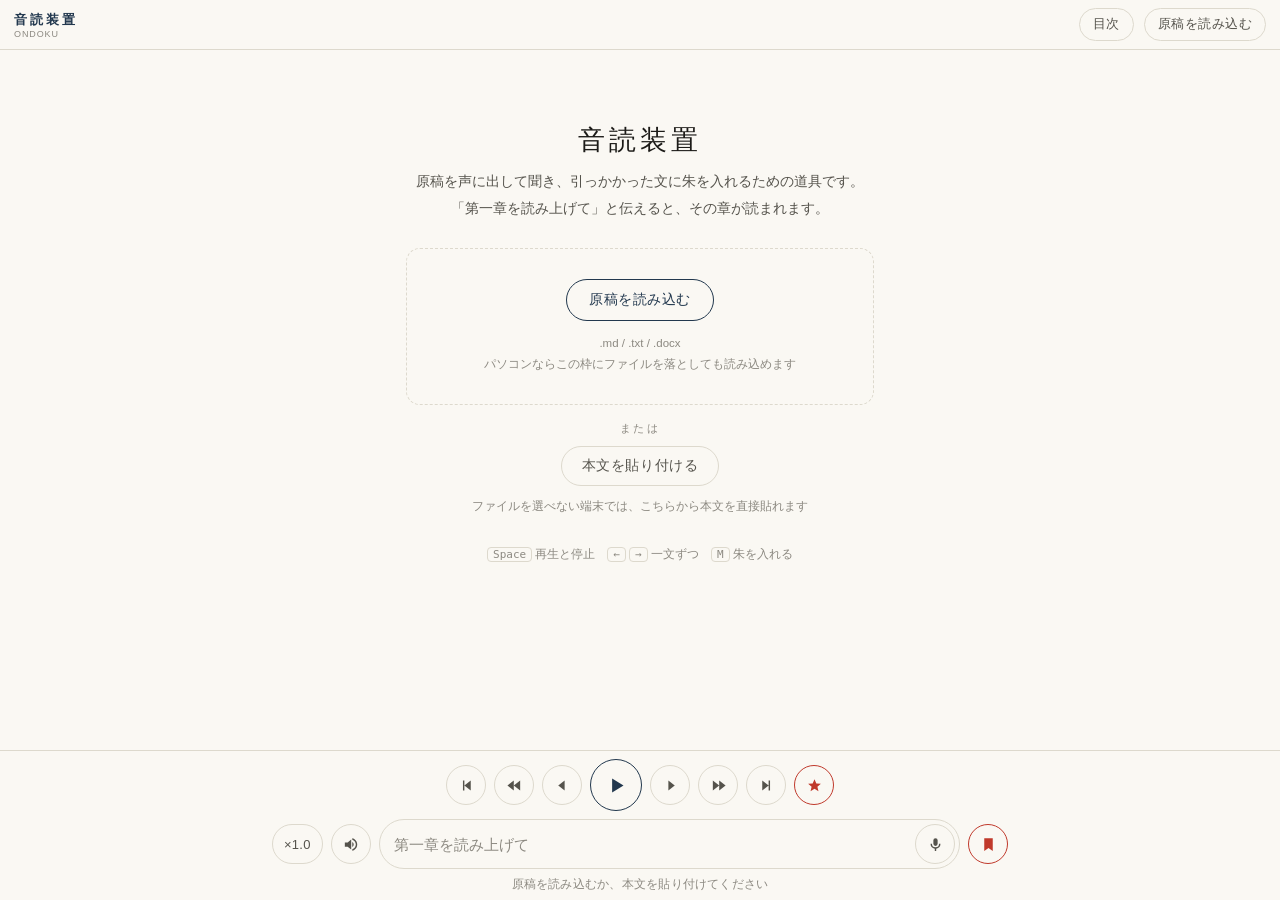
<file: ondoku/index.html>
<!DOCTYPE html>
<html lang="ja">
<head>
<meta charset="UTF-8">
<meta name="viewport" content="width=device-width, initial-scale=1.0, viewport-fit=cover">
<meta name="robots" content="noindex,nofollow">
<meta name="apple-mobile-web-app-capable" content="yes">
<meta name="apple-mobile-web-app-status-bar-style" content="default">
<meta name="apple-mobile-web-app-title" content="音読">
<meta name="mobile-web-app-capable" content="yes">
<meta name="theme-color" content="#faf8f3">
<link rel="manifest" href="manifest.webmanifest">
<link rel="apple-touch-icon" href="icon-180.png">
<link rel="icon" href="icon-192.png" type="image/png">
<title>音読装置</title>
<style>
  :root {
    --sumi:      #1c1b18;   /* 墨 */
    --sumi-soft: #55534c;
    --sumi-thin: #8c8981;
    --ai:        #22384e;   /* 藍 */
    --asagi:     #4f9ba6;   /* 浅葱 */
    --asagi-pale:#e6f1f2;
    --shu:       #c0392b;   /* 朱 */
    --shu-pale:  #f6e4e1;
    --paper:     #faf8f3;
    --paper-2:   #f2efe6;
    --line:      #ddd9cd;
    --sheet-max: 34em;
  }
  @media (prefers-color-scheme: dark) {
    :root {
      --sumi: #ece9e1; --sumi-soft: #b3afa5; --sumi-thin: #7c7970;
      --ai: #a9c3d8; --asagi: #6fb6c1; --asagi-pale: #1b2b30;
      --shu: #e2705f; --shu-pale: #3a2320;
      --paper: #17171a; --paper-2: #202024; --line: #34343a;
    }
  }
  * { margin:0; padding:0; box-sizing:border-box; -webkit-tap-highlight-color: transparent; }
  html, body { height:100%; }
  body {
    background: var(--paper); color: var(--sumi);
    font-family: "Helvetica Neue", "Hiragino Kaku Gothic ProN", "Hiragino Sans", "Noto Sans JP", Arial, sans-serif;
    font-feature-settings: "palt";
    -webkit-font-smoothing: antialiased;
    overflow: hidden;
  }
  button, input, select, textarea { font: inherit; color: inherit; }
  button { background: none; border: none; cursor: pointer; }

  /* ---------- 骨格 ---------- */
  .mr-app { display: flex; flex-direction: column; height: 100%; height: 100dvh; }

  .mr-head {
    flex: none; display: flex; align-items: center; gap: 10px;
    padding: max(8px, env(safe-area-inset-top)) 14px 8px;
    border-bottom: 1px solid var(--line); background: var(--paper);
    position: relative; z-index: 30;
  }
  .mr-title {
    font-size: 13px; letter-spacing: .22em; font-weight: 600; color: var(--ai);
    white-space: nowrap;
  }
  .mr-title small { display:block; font-size: 9px; letter-spacing:.12em; color: var(--sumi-thin); font-weight:400; letter-spacing:.1em; }
  .mr-head-spacer { flex: 1 1 auto; min-width: 0; }
  .mr-now-ch {
    font-size: 12px; color: var(--sumi-soft); overflow: hidden; text-overflow: ellipsis;
    white-space: nowrap; max-width: 46vw; text-align: right;
  }

  .mr-btn {
    position: relative; display: inline-flex; align-items: center; justify-content: center;
    gap: 6px; padding: 7px 13px; border: 1px solid var(--line); border-radius: 999px;
    font-size: 12.5px; letter-spacing: .04em; color: var(--sumi-soft);
    background: var(--paper); white-space: nowrap; overflow: hidden;
  }
  .mr-btn:active { background: var(--paper-2); }
  .mr-btn.is-on { border-color: var(--asagi); color: var(--asagi); }
  .mr-btn.is-shu { border-color: var(--shu); color: var(--shu); }
  .mr-btn[disabled] { opacity: .38; }
  /* ファイル入力は display:none にしない（モバイルWebViewでタップが届かないため） */
  .mr-btn input[type=file] {
    position: absolute; inset: 0; width: 100%; height: 100%;
    opacity: 0; cursor: pointer; font-size: 100px;
  }

  /* ---------- 本体 ---------- */
  .mr-body { flex: 1 1 auto; display: flex; min-height: 0; position: relative; }

  /* 左の柱：章内の位置と朱の分布を同時に示す */
  .mr-spine {
    flex: none; width: 34px; position: relative; border-right: 1px solid var(--line);
    background: var(--paper); touch-action: none;
  }
  .mr-spine-track {
    position: absolute; left: 50%; top: 16px; bottom: 16px; width: 1px;
    background: var(--line); transform: translateX(-.5px);
  }
  .mr-spine-fill {
    position: absolute; left: 50%; top: 16px; width: 1px; background: var(--asagi);
    transform: translateX(-.5px); height: 0;
  }
  .mr-spine-now {
    position: absolute; left: 50%; width: 9px; height: 9px; margin-left: -4.5px; margin-top: -4.5px;
    border-radius: 50%; background: var(--paper); border: 1.5px solid var(--asagi);
    transition: top .18s linear;
  }
  .mr-mark-dot {
    position: absolute; left: 50%; width: 7px; height: 7px; margin-left: -3.5px; margin-top: -3.5px;
    border-radius: 50%; background: var(--shu); cursor: pointer; border: 0;
  }
  .mr-mark-dot::after { content:''; position:absolute; inset:-9px; }

  /* pan-y にしておくと、二本指はブラウザのページ拡大に取られず手元に届く */
  .mr-scroll { flex: 1 1 auto; overflow-y: auto; overflow-x: hidden; -webkit-overflow-scrolling: touch; touch-action: pan-y; }
  .mr-sheet {
    --ts: 1;                      /* 指で変える文字の倍率 */
    max-width: var(--sheet-max); margin: 0 auto;
    padding: 30px 22px calc(40px + env(safe-area-inset-bottom));
    font-family: "Hiragino Mincho ProN", "Hiragino Mincho Pro", "Yu Mincho", "YuMincho", "Noto Serif JP", "Times New Roman", serif;
  }
  .mr-ch-title { font-size: calc(25px * var(--ts)); line-height: 1.6; margin: 8px 0 6px; letter-spacing: .04em; }
  .mr-ch-no { display:block; font-family: inherit; font-size: calc(12px * var(--ts)); letter-spacing: .3em; color: var(--asagi); margin-bottom: 10px; }
  .mr-ch-rule { height:1px; background: var(--line); margin: 18px 0 26px; }

  .mr-h { margin: 34px 0 12px; line-height: 1.7; letter-spacing: .03em; color: var(--ai); }
  .mr-h[data-level="2"] { font-size: calc(20px * var(--ts)); }
  .mr-h[data-level="3"] { font-size: calc(17px * var(--ts)); }
  .mr-h[data-level="4"], .mr-h[data-level="5"], .mr-h[data-level="6"] { font-size: calc(15.5px * var(--ts)); }
  .mr-p { margin: 0 0 1.1em; }

  /* 文 */
  .mr-s {
    display: inline; cursor: pointer; font-size: calc(19px * var(--ts)); line-height: 2.15;
    border-left: 2px solid transparent; padding: 1px 0 1px 4px; margin-left: -6px;
    border-radius: 2px; transition: background-color .16s ease;
  }
  .mr-h .mr-s { font-size: inherit; line-height: inherit; }
  .mr-s.is-now { background: var(--asagi-pale); border-left-color: var(--asagi); }
  .mr-s.is-marked { text-decoration: underline; text-decoration-color: var(--shu);
    text-decoration-thickness: 1.5px; text-underline-offset: 5px; }

  /* ---------- 下の操作帯 ---------- */
  .mr-foot {
    flex: none; border-top: 1px solid var(--line); background: var(--paper);
    padding: 8px 12px calc(8px + env(safe-area-inset-bottom));
    display: flex; flex-direction: column; gap: 8px; z-index: 30;
  }
  .mr-row { display: flex; align-items: center; gap: 8px; width: 100%; max-width: 46em; margin: 0 auto; }
  .mr-row.mr-transport { justify-content: center; }
  /* 章・節・文の三段ぶんで八つ並ぶので、狭い画面では詰める */
  @media (max-width: 460px) {
    .mr-row.mr-transport { gap: 5px; }
    .mr-transport .mr-ico { width: 36px; height: 36px; }
    .mr-transport .mr-ico svg { width: 15px; height: 15px; }
    .mr-transport .mr-ico.mr-play { width: 46px; height: 46px; }
    .mr-transport .mr-ico.mr-play svg { width: 19px; height: 19px; }
  }
  .mr-ico {
    flex: none;               /* 縮んで歪まない。狭いぶんは指示欄に引き受けさせる */
    width: 40px; height: 40px; border-radius: 50%; border: 1px solid var(--line);
    display: inline-flex; align-items: center; justify-content: center; color: var(--sumi-soft);
  }
  .mr-ico:active { background: var(--paper-2); }
  .mr-ico.mr-play { width: 52px; height: 52px; border-color: var(--ai); color: var(--ai); }
  .mr-ico.is-shu { border-color: var(--shu); color: var(--shu); }
  .mr-ico svg { width: 17px; height: 17px; fill: currentColor; }
  .mr-ico.mr-rate { width: auto; min-width: 46px; border-radius: 999px; padding: 0 11px;
    font-size: 13px; letter-spacing: .02em; font-variant-numeric: tabular-nums; }
  .mr-ico.mr-rate.is-fast { border-color: var(--ai); color: var(--ai); }

  .mr-rate-steps { display: flex; gap: 6px; flex-wrap: wrap; margin-top: 10px; }
  .mr-rate-steps .mr-btn { font-variant-numeric: tabular-nums; }
  .mr-ico.mr-play svg { width: 21px; height: 21px; }

  .mr-cmd { flex: 1 1 auto; min-width: 0; display: flex; align-items: center; gap: 6px;
    border: 1px solid var(--line); border-radius: 999px; padding: 4px 4px 4px 14px; background: var(--paper); }
  .mr-cmd input { flex: 1 1 auto; min-width: 0; border: none; outline: none; background: none;
    font-size: 15px; padding: 6px 0; }
  .mr-cmd input::placeholder { color: var(--sumi-thin); }

  .mr-backnow {
    position: absolute; left: 50%; transform: translateX(-50%) translateY(8px);
    bottom: 14px; z-index: 30; opacity: 0; pointer-events: none;
    transition: opacity .16s ease, transform .16s ease;
    border: 1px solid var(--asagi); border-radius: 999px; padding: 8px 16px;
    background: var(--paper); color: var(--asagi); font-size: 12.5px; letter-spacing: .04em;
    box-shadow: 0 2px 10px rgba(0,0,0,.10);
  }
  .mr-backnow.is-on { opacity: 1; pointer-events: auto; transform: translateX(-50%) translateY(0); }

  .mr-status { font-size: 11.5px; color: var(--sumi-thin); min-height: 15px; letter-spacing: .02em;
    text-align: center; overflow: hidden; text-overflow: ellipsis; white-space: nowrap; }
  .mr-status.is-warn { color: var(--shu); }

  /* ---------- 画面（目次・設定・朱一覧・貼り付け） ---------- */
  .mr-screen {
    position: absolute; inset: 0; background: var(--paper); z-index: 40;
    display: flex; flex-direction: column; overflow: hidden;
  }
  .mr-screen[hidden] { display: none; }
  .mr-screen-head {
    flex: none; display: flex; align-items: center; gap: 8px; padding: 14px 16px 10px; flex-wrap: wrap;
    border-bottom: 1px solid var(--line);
  }
  .mr-screen-title { font-size: 14px; letter-spacing: .18em; color: var(--ai); font-weight: 600; }
  .mr-screen-body { flex: 1 1 auto; overflow-y: auto; -webkit-overflow-scrolling: touch;
    padding: 14px 16px calc(30px + env(safe-area-inset-bottom)); }
  .mr-screen-inner { max-width: 40em; margin: 0 auto; }

  .mr-chapter {
    display: flex; align-items: baseline; gap: 12px; width: 100%; text-align: left;
    padding: 13px 6px; border-bottom: 1px solid var(--line);
  }
  .mr-chapter:active { background: var(--paper-2); }
  .mr-chapter-no { flex: none; width: 4.6em; font-size: 11px; letter-spacing: .16em; color: var(--asagi); }
  .mr-chapter-no.is-front { color: var(--sumi-thin); }
  .mr-chapter-name {
    flex: 1 1 auto; font-family: "Hiragino Mincho ProN", "Yu Mincho", serif; font-size: 17px; line-height: 1.6;
  }
  .mr-chapter-meta { flex: none; font-size: 11px; color: var(--sumi-thin); }
  .mr-chapter.is-now .mr-chapter-name { color: var(--asagi); }
  .mr-chapter-tools { display: flex; gap: 6px; flex: none; }
  .mr-sec-toggle {
    flex: none; width: 30px; height: 30px; margin: -6px 0; border-radius: 50%;
    border: 1px solid var(--line); background: var(--paper); color: var(--sumi-thin);
    display: inline-flex; align-items: center; justify-content: center; font-size: 10px;
  }
  .mr-sec-toggle:active { background: var(--paper-2); }
  .mr-sec-toggle.is-open { border-color: var(--asagi); color: var(--asagi); }
  .mr-sec-toggle span { display: block; transition: transform .12s; }
  .mr-sec-toggle.is-open span { transform: rotate(90deg); }

  .mr-sec {
    display: flex; align-items: baseline; gap: 10px; width: 100%; text-align: left;
    padding: 10px 6px; border: none; border-bottom: 1px solid var(--line);
    background: none; color: var(--sumi-soft);
  }
  .mr-sec:active { background: var(--paper-2); }
  .mr-sec-tick { flex: none; color: var(--sumi-thin); font-size: 10px; letter-spacing: 0; }
  .mr-sec-name {
    flex: 1 1 auto; font-family: "Hiragino Mincho ProN", "Yu Mincho", serif;
    font-size: 15px; line-height: 1.55;
  }
  .mr-sec-meta { flex: none; font-size: 11px; color: var(--sumi-thin); font-variant-numeric: tabular-nums; }
  .mr-chapter-meta { font-variant-numeric: tabular-nums; }
  .mr-toc-sum {
    padding: 4px 6px 12px; font-size: 11px; letter-spacing: .1em; color: var(--sumi-thin);
    border-bottom: 1px solid var(--line); font-variant-numeric: tabular-nums;
  }
  .mr-sec.is-lead .mr-sec-name { font-family: inherit; font-size: 13px; color: var(--sumi-thin); }
  .mr-sec.is-now { color: var(--asagi); }
  .mr-sec.is-now .mr-sec-tick { color: var(--asagi); }

  .mr-shelf-item {
    display: flex; align-items: baseline; gap: 12px; width: 100%; text-align: left;
    padding: 14px 6px; border-bottom: 1px solid var(--line);
  }
  .mr-shelf-name {
    flex: 1 1 auto; text-align: left; background: none; border: none; padding: 0;
    font-family: "Hiragino Mincho ProN", "Yu Mincho", serif; font-size: 16.5px; line-height: 1.5;
    color: var(--sumi);
  }
  .mr-shelf-item.is-now .mr-shelf-name { color: var(--asagi); }
  .mr-shelf-now { flex: none; width: 3.4em; font-size: 11px; letter-spacing: .14em; color: var(--asagi); }
  .mr-shelf-meta { flex: none; font-size: 11px; color: var(--sumi-thin); font-variant-numeric: tabular-nums; }
  .mr-shelf-del { flex: none; }

  .mr-mark-item {
    display: block; width: 100%; text-align: left; padding: 12px 6px 12px 14px;
    border-bottom: 1px solid var(--line); border-left: 2px solid var(--shu);
    font-family: "Hiragino Mincho ProN", "Yu Mincho", serif; font-size: 15.5px; line-height: 1.85;
  }
  .mr-mark-item span { display: block; font-family: "Helvetica Neue", sans-serif;
    font-size: 10.5px; letter-spacing: .1em; color: var(--sumi-thin); margin-bottom: 4px; }

  .mr-note { font-size: 13px; line-height: 1.95; color: var(--sumi-soft); }
  .mr-note strong { color: var(--sumi); font-weight: 600; }
  .mr-field { margin: 16px 0; }
  .mr-field label { display: block; font-size: 11.5px; letter-spacing: .12em; color: var(--sumi-thin); margin-bottom: 6px; }
  .mr-field select, .mr-field textarea, .mr-field input[type=range] {
    width: 100%; border: 1px solid var(--line); border-radius: 8px; background: var(--paper);
    padding: 9px 10px; font-size: 14px; outline: none;
  }
  .mr-field input[type=range] { padding: 0; border: none; accent-color: var(--asagi); }
  .mr-field textarea { min-height: 34vh; resize: vertical; line-height: 1.8;
    font-family: "Hiragino Mincho ProN", "Yu Mincho", serif; }

  /* ---------- 初期画面 ---------- */
  .mr-start { max-width: 30em; margin: 0 auto; padding: 8vh 6px 40px; text-align: center; }
  .mr-start h1 { font-family: "Hiragino Mincho ProN", "Yu Mincho", serif; font-size: 27px;
    letter-spacing: .14em; font-weight: 400; margin-bottom: 10px; }
  .mr-start p { font-size: 13.5px; line-height: 2; color: var(--sumi-soft); margin-bottom: 26px; }
  .mr-drop {
    border: 1px dashed var(--line); border-radius: 14px; padding: 30px 18px; margin-bottom: 16px;
    transition: border-color .15s, background-color .15s;
  }
  .mr-drop.is-over { border-color: var(--asagi); background: var(--asagi-pale); }
  .mr-drop .mr-btn { padding: 11px 22px; font-size: 14px; border-color: var(--ai); color: var(--ai); }
  .mr-drop-hint { font-size: 11.5px; color: var(--sumi-thin); margin-top: 12px; line-height: 1.8; }
  .mr-or { font-size: 11px; letter-spacing: .2em; color: var(--sumi-thin); margin: 16px 0 10px; }

  @media (max-height: 780px) {
    .mr-start { padding-top: 3vh; }
    .mr-start h1 { font-size: 24px; }
    .mr-start p { font-size: 12.5px; line-height: 1.9; margin-bottom: 18px; }
    .mr-drop { padding: 20px 14px; }
  }
  .mr-install { margin-top: 22px; padding: 13px 16px; border: 1px solid var(--line); border-radius: 12px;
    font-size: 12px; line-height: 1.95; color: var(--sumi-soft); text-align: left; }
  .mr-install[hidden] { display: none; }
  .mr-install b { color: var(--ai); font-weight: 600; }
  .mr-install .mr-btn { margin-top: 8px; }
  .mr-keyhelp { font-size: 11.5px; color: var(--sumi-thin); line-height: 2; margin-top: 26px; }
  .mr-keyhelp code { font-family: ui-monospace, Menlo, monospace; border: 1px solid var(--line);
    border-radius: 4px; padding: 0 5px; font-size: 11px; }
  @media (max-width: 480px) { .mr-keyhelp { display: none; } }

  .mr-sr { position: absolute; width: 1px; height: 1px; overflow: hidden; clip: rect(0 0 0 0); }
</style>
</head>
<body>
<div class="mr-app" id="app">

  <header class="mr-head">
    <div class="mr-title">音読装置<small>ONDOKU</small></div>
    <div class="mr-head-spacer"></div>
    <div class="mr-now-ch" id="nowCh"></div>
    <button class="mr-btn" id="btnToc">目次</button>
    <label class="mr-btn" id="btnLoad">原稿を読み込む
      <input type="file" id="fileInput">
    </label>
  </header>

  <div class="mr-body" id="bodyArea">
    <div class="mr-spine" id="spine" hidden>
      <div class="mr-spine-track"></div>
      <div class="mr-spine-fill" id="spineFill"></div>
      <div class="mr-spine-now" id="spineNow" style="top:16px"></div>
    </div>

    <div class="mr-scroll" id="scroll">
      <!-- 初期画面 -->
      <div class="mr-start" id="startView">
        <h1>音読装置</h1>
        <p>原稿を声に出して聞き、引っかかった文に朱を入れるための道具です。<br>「第一章を読み上げて」と伝えると、その章が読まれます。</p>
        <div class="mr-drop" id="dropZone">
          <label class="mr-btn">原稿を読み込む
            <input type="file" id="fileInput2">
          </label>
          <div class="mr-drop-hint">
            .md / .txt / .docx<br>
            パソコンならこの枠にファイルを落としても読み込めます
          </div>
        </div>
        <div class="mr-or">または</div>
        <button class="mr-btn" id="btnPasteOpen" style="padding:10px 20px;font-size:14px;">本文を貼り付ける</button>
        <div class="mr-drop-hint" style="margin-top:10px">ファイルを選べない端末では、こちらから本文を直接貼れます</div>
        <div class="mr-install" id="installHint" hidden></div>
        <div class="mr-keyhelp">
          <code>Space</code> 再生と停止　<code>←</code> <code>→</code> 一文ずつ　<code>M</code> 朱を入れる
        </div>
      </div>

      <!-- 本文 -->
      <div class="mr-sheet" id="sheet" hidden></div>
    </div>
    <button class="mr-backnow" id="btnBackNow">いま読んでいる文へ</button>

    <!-- 目次 -->
    <section class="mr-screen" id="scrToc" hidden>
      <div class="mr-screen-head">
        <div class="mr-screen-title">目次</div>
        <div class="mr-head-spacer"></div>
        <button class="mr-btn" id="btnShelf">原稿</button>
        <button class="mr-btn" id="btnArrange">整える</button>
        <button class="mr-btn" id="btnTocClose">閉じる</button>
      </div>
      <div class="mr-screen-body"><div class="mr-screen-inner" id="tocList"></div></div>
    </section>

    <!-- 原稿（書棚） -->
    <section class="mr-screen" id="scrShelf" hidden>
      <div class="mr-screen-head">
        <div class="mr-screen-title">原稿</div>
        <div class="mr-head-spacer"></div>
        <label class="mr-btn" id="btnLoad3">読み込む
          <input type="file" id="fileInput3">
        </label>
        <button class="mr-btn" id="btnPasteOpen3">貼り付け</button>
        <button class="mr-btn" id="btnShelfClose">閉じる</button>
      </div>
      <div class="mr-screen-body"><div class="mr-screen-inner" id="shelfList"></div></div>
    </section>

    <!-- 朱入れ一覧 -->
    <section class="mr-screen" id="scrMarks" hidden>
      <div class="mr-screen-head">
        <div class="mr-screen-title">朱入れ</div>
        <div class="mr-head-spacer"></div>
        <button class="mr-btn" id="btnExport">テキストで書き出す</button>
        <button class="mr-btn" id="btnMarksClose">閉じる</button>
      </div>
      <div class="mr-screen-body"><div class="mr-screen-inner" id="markList"></div></div>
    </section>

    <!-- 声と速さ -->
    <section class="mr-screen" id="scrVoice" hidden>
      <div class="mr-screen-head">
        <div class="mr-screen-title">声と速さ</div>
        <div class="mr-head-spacer"></div>
        <button class="mr-btn" id="btnVoiceClose">閉じる</button>
      </div>
      <div class="mr-screen-body"><div class="mr-screen-inner">
        <div class="mr-field">
          <label>声</label>
          <select id="voiceSel"></select>
          <div class="mr-note" id="voiceNote" style="margin-top:8px"></div>
        </div>
        <div class="mr-field">
          <label>速さ　<span id="rateVal">1.00</span></label>
          <input type="range" id="rateInput" min="0.5" max="3" step="0.05" value="1">
          <div class="mr-rate-steps" id="rateSteps"></div>
          <div class="mr-note" style="margin-top:8px">
            下の <code>×</code> ボタンを押しても速さが上がります（押すたびに一段ずつ、上限まで行くと最初に戻る）。
            声によっては 2 倍を超えると端末側で頭打ちになることがあります。そのときは別の声を選んでください。
          </div>
        </div>
        <div class="mr-field">
          <label>文字の大きさ　<span id="tsVal">100%</span></label>
          <div class="mr-rate-steps">
            <button class="mr-btn" id="btnTsDown">小さく</button>
            <button class="mr-btn" id="btnTsReset">100%</button>
            <button class="mr-btn" id="btnTsUp">大きく</button>
          </div>
          <div class="mr-note" style="margin-top:8px">本文の上で指を二本ひらいても変えられます。</div>
        </div>
        <div class="mr-field">
          <label>高さ　<span id="pitchVal">1.00</span></label>
          <input type="range" id="pitchInput" min="0.5" max="1.6" step="0.05" value="1">
        </div>
        <div class="mr-field">
          <label>段落の間</label>
          <div class="mr-rate-steps" id="gapSteps"></div>
          <div class="mr-note" style="margin-top:8px">段落や見出しに入るとき、ひと呼吸おきます。</div>
        </div>
        <div class="mr-field">
          <label>章の終わりで次の章へ進む</label>
          <button class="mr-btn" id="btnAuto">自動送り　入</button>
        </div>
        <div class="mr-field">
          <label>見出しも読み上げる</label>
          <button class="mr-btn" id="btnReadHead">見出し　読む</button>
        </div>
        <hr style="border:none;border-top:1px solid var(--line);margin:22px 0">
        <div class="mr-note">
          <strong>原稿の保存</strong><br>
          読み込んだ原稿と朱入れは、この端末の中（IndexedDB）に章ごとに分けて保存されます。ブラウザを閉じても残ります。
          <div style="margin-top:12px;display:flex;gap:8px;flex-wrap:wrap">
            <button class="mr-btn" id="btnPasteOpen2">本文を貼り付ける</button>
            <button class="mr-btn is-shu" id="btnClear">保存を消す</button>
          </div>
        </div>
      </div></div>
    </section>

    <!-- 貼り付け -->
    <section class="mr-screen" id="scrPaste" hidden>
      <div class="mr-screen-head">
        <div class="mr-screen-title">本文を貼り付ける</div>
        <div class="mr-head-spacer"></div>
        <button class="mr-btn" id="btnPasteRun">読み込む</button>
        <button class="mr-btn" id="btnPasteClose">閉じる</button>
      </div>
      <div class="mr-screen-body"><div class="mr-screen-inner">
        <div class="mr-note"><code>#</code> の数が見出しの深さになります。「第一章」で始まる短い行も見出しとみなします。</div>
        <div class="mr-field">
          <label>本文</label>
          <textarea id="pasteArea" placeholder="# はじめに&#10;&#10;本文……"></textarea>
        </div>
      </div></div>
    </section>
  </div>

  <footer class="mr-foot">
    <div class="mr-row mr-transport">
      <button class="mr-ico" id="btnPrevCh" title="前の章"><svg viewBox="0 0 24 24"><path d="M18 5v14l-9-7 9-7zM7 5h2v14H7z"/></svg></button>
      <button class="mr-ico" id="btnPrevSec" title="前の節"><svg viewBox="0 0 24 24"><path d="M11 5v14l-9-7 9-7zm9 0v14l-9-7 9-7z"/></svg></button>
      <button class="mr-ico" id="btnPrevS" title="前の文"><svg viewBox="0 0 24 24"><path d="M15 5v14l-9-7 9-7z"/></svg></button>
      <button class="mr-ico mr-play" id="btnPlay" title="再生／停止"><svg viewBox="0 0 24 24" id="playIcon"><path d="M7 4l13 8-13 8z"/></svg></button>
      <button class="mr-ico" id="btnNextS" title="次の文"><svg viewBox="0 0 24 24"><path d="M9 5v14l9-7-9-7z"/></svg></button>
      <button class="mr-ico" id="btnNextSec" title="次の節"><svg viewBox="0 0 24 24"><path d="M13 5v14l9-7-9-7zM4 5v14l9-7-9-7z"/></svg></button>
      <button class="mr-ico" id="btnNextCh" title="次の章"><svg viewBox="0 0 24 24"><path d="M6 5v14l9-7-9-7zM15 5h2v14h-2z"/></svg></button>
      <button class="mr-ico is-shu" id="btnMark" title="朱を入れる（M）"><svg viewBox="0 0 24 24"><path d="M12 3l2.6 6.1 6.4.5-4.9 4.2 1.5 6.2L12 16.7 6.4 20l1.5-6.2L3 9.6l6.4-.5z"/></svg></button>
    </div>
    <div class="mr-row">
      <button class="mr-ico mr-rate" id="btnRate" title="速さを上げる。上限まで行くと最初に戻る（右クリック／長押しで一段戻す）">×1.0</button>
      <button class="mr-ico" id="btnVoice" title="声と速さ"><svg viewBox="0 0 24 24"><path d="M4 9v6h4l5 4V5L8 9H4zm12.5 3c0-1.5-.8-2.8-2-3.4v6.8c1.2-.6 2-1.9 2-3.4zM14.5 3.2v2.1c2.9.9 5 3.5 5 6.7s-2.1 5.8-5 6.7v2.1c4-.9 7-4.5 7-8.8s-3-7.9-7-8.8z"/></svg></button>
      <div class="mr-cmd">
        <input id="cmdInput" type="text" placeholder="第一章を読み上げて" autocomplete="off" autocapitalize="off" spellcheck="false">
        <button class="mr-ico" id="btnMic" title="声で指示する"><svg viewBox="0 0 24 24"><path d="M12 14a3 3 0 003-3V6a3 3 0 10-6 0v5a3 3 0 003 3zm5-3a5 5 0 01-10 0H5a7 7 0 006 6.9V21h2v-3.1A7 7 0 0019 11h-2z"/></svg></button>
      </div>
      <button class="mr-ico is-shu" id="btnMarks" title="朱入れ一覧"><svg viewBox="0 0 24 24"><path d="M6 3h12v18l-6-4.2L6 21z"/></svg></button>
    </div>
    <div class="mr-status" id="status"></div>
  </footer>
</div>
<script>
(function () {
'use strict';

/* ============================================================
   0. 下ごしらえ
   ============================================================ */
var $ = function (id) { return document.getElementById(id); };
var UA = navigator.userAgent;
var IS_IOS = /iPad|iPhone|iPod/.test(UA) || (/Macintosh/.test(UA) && navigator.maxTouchPoints > 1);
var IS_SAFARI = /Safari/.test(UA) && !/Chrome|Chromium|CriOS|FxiOS|Edg|OPR|Android/.test(UA);
var IS_APPLE = IS_IOS || IS_SAFARI;

var state = {
  doc: null,          /* { name, loadedAt, chapters:[ {title, level, front, forced, blocks:[]} ] } */
  ci: -1,             /* いま開いている章 */
  si: 0,              /* いま読んでいる文 */
  sents: [],          /* 現在章の文 [{text, head:bool, el}] */
  playing: false,
  follow: true,       /* 読み進みに合わせて画面を送るか */
  marks: [],          /* [{title, ci, si, text, at}] */
  voices: [],
  unlocked: false,
  epoch: 0            /* cancel と onend の取り違えを防ぐ通し番号 */
};
var settings = { voiceURI: '', rate: 1, pitch: 1, auto: true, readHead: true, textScale: 1, gap: 350 };

function setStatus(msg, warn) {
  var el = $('status');
  el.textContent = msg || '';
  el.className = 'mr-status' + (warn ? ' is-warn' : '');
}

/* ============================================================
   1. 保存（IndexedDB。章ごとに鍵を分けるので大きな原稿でも溢れない）
   ============================================================ */
var DB_NAME = 'ondoku', DB_STORE = 'kv', dbp = null;

function db() {
  if (dbp) return dbp;
  dbp = new Promise(function (res, rej) {
    if (!window.indexedDB) return rej(new Error('no idb'));
    var r = indexedDB.open(DB_NAME, 1);
    r.onupgradeneeded = function () { r.result.createObjectStore(DB_STORE); };
    r.onsuccess = function () { res(r.result); };
    r.onerror = function () { rej(r.error); };
  });
  return dbp;
}
function kv(mode, fn) {
  return db().then(function (d) {
    return new Promise(function (res, rej) {
      var tx = d.transaction(DB_STORE, mode);
      var req = fn(tx.objectStore(DB_STORE));
      tx.oncomplete = function () { res(req && req.result); };
      tx.onerror = function () { rej(tx.error); };
    });
  });
}
/* IndexedDB が使えない環境（古い WebView 等）では localStorage に落とす */
function lsKey(k) { return 'ondoku:' + k; }
function kvGet(k) {
  return kv('readonly', function (s) { return s.get(k); }).catch(function () {
    var v = localStorage.getItem(lsKey(k));
    return v == null ? undefined : JSON.parse(v);
  });
}
function kvSet(k, v) {
  return kv('readwrite', function (s) { return s.put(v, k); }).catch(function () {
    try { localStorage.setItem(lsKey(k), JSON.stringify(v)); } catch (e) {
      setStatus('保存できませんでした（この端末の保存容量を超えています）', true);
    }
  });
}
function kvDel(k) {
  return kv('readwrite', function (s) { return s.delete(k); }).catch(function () {
    localStorage.removeItem(lsKey(k));
  });
}
function kvClearAll() {
  return kv('readwrite', function (s) { return s.clear(); }).catch(function () {
    Object.keys(localStorage).forEach(function (k) {
      if (k.indexOf('ondoku:') === 0) localStorage.removeItem(k);
    });
  });
}

/* 原稿は何冊でも持てる。鍵を原稿ごとに分けるので、
   別のタブで新しい原稿を入れても、こちらの原稿はそのまま残る。
   いまどれを開いているかはタブごとに覚える（sessionStorage はタブの持ち物） */
var docId = null;                       /* このタブが開いている原稿 */
function newDocId() {
  return 'd' + Date.now().toString(36) + Math.random().toString(36).slice(2, 7);
}
function dk(id, suffix) { return 'd:' + id + ':' + suffix; }
var TAB_KEY = 'ondoku:tab-doc';
function tabDocId() {
  try { return sessionStorage.getItem(TAB_KEY) || null; } catch (e) { return null; }
}
function setTabDocId(id) {
  docId = id;
  try { if (id) sessionStorage.setItem(TAB_KEY, id); else sessionStorage.removeItem(TAB_KEY); } catch (e) { /* 無視 */ }
  kvSet('lastDoc', id);
}

function getShelf() {
  return kvGet('shelf').then(function (v) { return Array.isArray(v) ? v : []; }).catch(function () { return []; });
}
function putShelf(list) { return kvSet('shelf', list); }
function shelfUpsert(entry) {
  return getShelf().then(function (list) {
    var rest = list.filter(function (e) { return e.id !== entry.id; });
    rest.unshift(entry);
    return putShelf(rest).then(function () { return rest; });
  });
}

/* 本文は章ごとに、目次は軽い姿だけを保存する（起動のたびに文へ割り直す） */
function saveDoc(doc, id) {
  id = id || docId;
  if (!id) return Promise.resolve();
  var meta = {
    name: doc.name, loadedAt: doc.loadedAt,
    chapters: doc.chapters.map(function (c) {
      return { title: c.title, level: c.level, front: c.front, forced: c.forced, n: c.blocks.length };
    })
  };
  var jobs = [kvSet(dk(id, 'meta'), meta)];
  doc.chapters.forEach(function (c, i) { jobs.push(kvSet(dk(id, 'ch:' + i), c.blocks)); });
  jobs.push(shelfUpsert({
    id: id, name: doc.name, loadedAt: doc.loadedAt,
    nch: doc.chapters.length,
    chars: doc.chapters.reduce(function (a, c) { return a + bodyChars(c); }, 0)
  }));
  return Promise.all(jobs).catch(function (e) {
    setStatus('保存に失敗しました（' + e.message + '）。読み上げ自体は続けられます', true);
  });
}
function loadDocById(id) {
  if (!id) return Promise.resolve(null);
  return kvGet(dk(id, 'meta')).then(function (meta) {
    if (!meta || !meta.chapters || !meta.chapters.length) return null;
    return Promise.all(meta.chapters.map(function (_, i) { return kvGet(dk(id, 'ch:' + i)); }))
      .then(function (all) {
        var chapters = meta.chapters.map(function (c, i) {
          return { title: c.title, level: c.level, front: c.front, forced: c.forced, blocks: all[i] || [] };
        });
        return { name: meta.name, loadedAt: meta.loadedAt, chapters: chapters };
      });
  }).catch(function () { return null; });
}
function clearDocKeys(id) {
  id = id || docId;
  if (!id) return Promise.resolve();
  return kvGet(dk(id, 'meta')).then(function (meta) {
    var n = meta && meta.chapters ? meta.chapters.length : 0;
    var jobs = [kvDel(dk(id, 'meta'))];
    for (var i = 0; i < n + 40; i++) jobs.push(kvDel(dk(id, 'ch:' + i)));
    return Promise.all(jobs);
  });
}
/* 原稿ごと捨てる。朱入れと栞も一緒に */
function dropDoc(id) {
  return clearDocKeys(id)
    .then(function () { return Promise.all([kvDel(dk(id, 'marks')), kvDel(dk(id, 'progress'))]); })
    .then(getShelf)
    .then(function (list) { return putShelf(list.filter(function (e) { return e.id !== id; })); });
}

/* 前の作りでは鍵が一つきりだった。持っている原稿を新しい棚へ移す */
function migrateOldDoc() {
  return kvGet('shelf').then(function (shelf) {
    if (Array.isArray(shelf) && shelf.length) return null;
    return kvGet('doc:meta').then(function (meta) {
      if (!meta || !meta.chapters || !meta.chapters.length) return null;
      var id = newDocId();
      var chars = 0;
      return Promise.all(meta.chapters.map(function (_, i) { return kvGet('doc:ch:' + i); }))
        .then(function (all) {
          var jobs = [kvSet(dk(id, 'meta'), meta)];
          all.forEach(function (blocks, i) {
            (blocks || []).forEach(function (b) { if (b.t !== 'h') chars += b.text.length; });
            jobs.push(kvSet(dk(id, 'ch:' + i), blocks || []));
          });
          return Promise.all(jobs);
        })
        .then(function () { return Promise.all([kvGet('marks'), kvGet('progress')]); })
        .then(function (r) {
          return Promise.all([
            kvSet(dk(id, 'marks'), Array.isArray(r[0]) ? r[0] : []),
            kvSet(dk(id, 'progress'), r[1] || { ci: 0, si: 0 })
          ]);
        })
        .then(function () {
          return putShelf([{ id: id, name: meta.name, loadedAt: meta.loadedAt || Date.now(),
                             nch: meta.chapters.length, chars: chars }]);
        })
        .then(function () {
          var jobs = [kvDel('doc:meta'), kvDel('marks'), kvDel('progress')];
          for (var i = 0; i < meta.chapters.length + 40; i++) jobs.push(kvDel('doc:ch:' + i));
          return Promise.all(jobs);
        })
        .then(function () { return id; });
    });
  }).catch(function () { return null; });
}

var saveTimer = null;
function saveNow() {
  clearTimeout(saveTimer); saveTimer = null;
  kvSet('settings', settings);
  if (!docId) return;
  kvSet(dk(docId, 'marks'), state.marks);
  kvSet(dk(docId, 'progress'), { ci: state.ci, si: state.si });
}
function saveSoon() {
  clearTimeout(saveTimer);
  saveTimer = setTimeout(saveNow, 400);
}
/* 画面を離れるときは待たずに書き切る（散歩中にアプリを切り替えても続きが残るように） */
window.addEventListener('pagehide', function () { if (saveTimer) saveNow(); });
document.addEventListener('visibilitychange', function () {
  if (document.visibilityState === 'hidden' && saveTimer) saveNow();
});

/* ============================================================
   2. 原稿の取り込み
   ============================================================ */
var FRONT_RE = /^(はじめに|まえがき|前書き|序文|序章|序論|序|目次|凡例|参考|参照|引用|注記|注|訳注|おわりに|終わりに|終章|あとがき|後書き|謝辞|索引|奥付|献辞|付録|附録|補遺|参考文献)/;
var CH_RE = /^(?:第[0-9０-９一二三四五六七八九十百千]+[章節部篇編話回]|序章|終章|プロローグ|エピローグ)/;

function cleanLine(s) {
  return s
    .replace(/^﻿/, '')
    .replace(/!\[[^\]]*\]\([^)]*\)/g, '')
    .replace(/\[([^\]]*)\]\([^)]*\)/g, '$1')
    .replace(/^\s{0,3}>\s?/, '')
    .replace(/^\s{0,3}[-*+]\s+/, '')
    .replace(/^\s{0,3}\d+[.)]\s+/, '')
    .replace(/\*\*([^*]+)\*\*/g, '$1')
    .replace(/(^|[^*])\*([^*]+)\*/g, '$1$2')
    .replace(/`([^`]+)`/g, '$1')
    .replace(/[ \t]+$/, '');
}

/* .md / .txt を行ごとに読む */
var FRONT_ALONE = /^(はじめに|まえがき|前書き|序|序章|序文|序論|目次|凡例|おわりに|終わりに|終章|あとがき|後書き|謝辞|索引|奥付|献辞)$/;
function parseText(raw) {
  var lines = raw.replace(/\r\n?/g, '\n').split('\n');
  var blocks = [];
  /* すでに # 見出しがある原稿では、行の見た目からの見出し推測をひかえる */
  var hasHash = /^\s{0,3}#{1,6}\s+\S/m.test(raw);
  for (var i = 0; i < lines.length; i++) {
    var line = cleanLine(lines[i]);
    var t = line.trim();
    if (!t) continue;
    if (/^([=]{3,}|[-]{3,}|[─—―]{3,})$/.test(t)) {           /* 下線式の見出し・区切り線 */
      if (blocks.length && blocks[blocks.length - 1].t === 'p' && /^=/.test(t)) {
        blocks[blocks.length - 1] = { t: 'h', level: 1, text: blocks[blocks.length - 1].text };
      } else if (blocks.length && blocks[blocks.length - 1].t === 'p' && /^-/.test(t)
                 && lines[i - 1] && lines[i - 1].trim()) {
        blocks[blocks.length - 1] = { t: 'h', level: 2, text: blocks[blocks.length - 1].text };
      }
      continue;
    }
    var m = t.match(/^(#{1,6})\s*(.+)$/);
    if (m) { blocks.push({ t: 'h', level: m[1].length, text: m[2].trim() }); continue; }
    /* 「第一章」で始まる短い行も見出しとみなす */
    if (t.length <= 40 && CH_RE.test(t) && !/[。．！？]$/.test(t)) {
      blocks.push({ t: 'h', level: /[節項]/.test(t.charAt(t.length - 1)) ? 2 : 1, text: t });
      continue;
    }
    if (!hasHash && t.length <= 12 && FRONT_ALONE.test(t)) {
      blocks.push({ t: 'h', level: 1, text: t }); continue;
    }
    blocks.push({ t: 'p', text: t });
  }
  return blocks;
}

/* .docx を外部ライブラリなしで開く（zip → deflate-raw → document.xml） */
function unzipEntry(buf, wanted) {
  var dv = new DataView(buf), u8 = new Uint8Array(buf), i;
  var eocd = -1;
  for (i = u8.length - 22; i >= 0 && i > u8.length - 66000; i--) {
    if (dv.getUint32(i, true) === 0x06054b50) { eocd = i; break; }
  }
  if (eocd < 0) return Promise.reject(new Error('zipの構造を読めません'));
  var count = dv.getUint16(eocd + 10, true), off = dv.getUint32(eocd + 16, true);
  var dec = new TextDecoder('utf-8');
  for (i = 0; i < count; i++) {
    if (dv.getUint32(off, true) !== 0x02014b50) break;
    var nameLen = dv.getUint16(off + 28, true), extLen = dv.getUint16(off + 30, true),
        cmtLen = dv.getUint16(off + 32, true), method = dv.getUint16(off + 10, true),
        cSize = dv.getUint32(off + 20, true), lho = dv.getUint32(off + 42, true);
    var name = dec.decode(u8.subarray(off + 46, off + 46 + nameLen));
    if (name === wanted) {
      var lNameLen = dv.getUint16(lho + 26, true), lExtLen = dv.getUint16(lho + 28, true);
      var start = lho + 30 + lNameLen + lExtLen;
      var data = u8.subarray(start, start + cSize);
      if (method === 0) return Promise.resolve(dec.decode(data));
      if (typeof DecompressionStream === 'undefined') {
        return Promise.reject(new Error('この環境では.docxを開けません。.md で書き出して渡してください'));
      }
      var ds = new DecompressionStream('deflate-raw');
      return new Response(new Blob([data]).stream().pipeThrough(ds)).text();
    }
    off += 46 + nameLen + extLen + cmtLen;
  }
  return Promise.reject(new Error('docxの本文が見つかりません'));
}

function parseDocx(buf) {
  return unzipEntry(buf, 'word/document.xml').then(function (xml) {
    var d = new DOMParser().parseFromString(xml, 'application/xml');
    var W = 'http://schemas.openxmlformats.org/wordprocessingml/2006/main';
    var ps = d.getElementsByTagNameNS(W, 'p'), blocks = [];
    for (var i = 0; i < ps.length; i++) {
      var p = ps[i];
      var st = '', sEl = p.getElementsByTagNameNS(W, 'pStyle')[0];
      if (sEl) st = sEl.getAttributeNS(W, 'val') || sEl.getAttribute('w:val') || '';
      var ts = p.getElementsByTagNameNS(W, 't'), text = '';
      for (var j = 0; j < ts.length; j++) text += ts[j].textContent || '';
      text = text.replace(/[ \t\r\n]+/g, ' ').trim();   /* 全角空白は原稿の呼吸なので残す */
      if (!text) continue;
      var lv = 0, m = st.match(/^(?:Heading|見出し)\s*([1-6])$/i);
      if (m) lv = parseInt(m[1], 10);
      else if (/^(Title|表題|タイトル)$/i.test(st)) lv = 1;
      else if (/^(Subtitle|副題)$/i.test(st)) lv = 2;
      if (lv) blocks.push({ t: 'h', level: lv, text: text, title: /^(Title|Subtitle|表題|副題|タイトル)$/i.test(st) || undefined });
      else blocks.push({ t: 'p', text: text });
    }
    return blocks;
  });
}

/* もっとも浅い見出しを章とし、それより深い見出しは節として本文に含める */
function buildChapters(blocks) {
  var min = 99;
  blocks.forEach(function (b) { if (b.t === 'h' && b.level < min) min = b.level; });
  if (min === 99) min = 1;
  var chapters = [], cur = null;
  blocks.forEach(function (b) {
    if (b.t === 'h' && b.level <= min) {
      cur = { title: b.text, level: b.level, blocks: [],
              front: !!b.title || FRONT_RE.test(b.text), forced: null };
      chapters.push(cur);
    } else {
      if (!cur) {
        cur = { title: '冒頭（見出しの前）', level: min, blocks: [], front: true, forced: null };
        chapters.push(cur);
      }
      cur.blocks.push(b);
    }
  });
  return chapters.filter(function (c) { return c.blocks.length || c.title; });
}

/* 章の下の見出し（節・項）。文の番号まで数えておく。
   目次を開いたときにその章のぶんだけ数え、あとは控えを使う */
var secCache = {};
function clearSecCache() { secCache = {}; }

/* 字数は本文だけ数える。見出しの文字は原稿の分量ではない */
function bodyChars(ch) {
  return ch.blocks.reduce(function (a, b) { return a + (b.t === 'h' ? 0 : b.text.length); }, 0);
}
function docChars() {
  return (state.doc ? state.doc.chapters : []).reduce(function (a, c) { return a + bodyChars(c); }, 0);
}

function sectionsOf(ci) {
  if (secCache[ci]) return secCache[ci];
  var ch = state.doc && state.doc.chapters[ci];
  if (!ch) return [];
  var secs = [], n = 0, minLv = 99;
  ch.blocks.forEach(function (b) {
    if (b.t === 'h') { if (b.level < minLv) minLv = b.level; }
  });
  var lead = 0;                                   /* 最初の見出しより前の本文 */
  ch.blocks.forEach(function (b) {
    if (b.t === 'h') { secs.push({ text: b.text, level: b.level, depth: b.level - minLv, si: n, chars: 0 }); n += 1; }
    else {
      n += splitSents(b.text).length;
      if (secs.length) secs[secs.length - 1].chars += b.text.length;
      else lead += b.text.length;
    }
  });
  /* 次の見出しの手前までがその節の範囲 */
  secs.forEach(function (sc, k) { sc.end = k + 1 < secs.length ? secs[k + 1].si : Infinity; });
  /* 節の字数は、その下にぶら下がる項もひっくるめた数にする。
     でないと項を持つ節が実際より痩せて見える */
  for (var k = secs.length - 1; k >= 0; k--) {
    var tot = secs[k].chars;
    for (var j = k + 1; j < secs.length && secs[j].depth > secs[k].depth; j++) tot += secs[j].chars;
    secs[k].total = tot;
  }
  secs.lead = lead;
  secCache[ci] = secs;
  return secs;
}

/* いま読んでいるのがどの節か */
function currentSection(ci, si) {
  var secs = sectionsOf(ci), found = -1;
  for (var k = 0; k < secs.length; k++) if (secs[k].si <= si) found = k;
  return found;
}

/* 章のどこからでも読み始める。同じ章なら開き直さない */
function goTo(ci, si, autoplay) {
  if (ci === state.ci && state.sents.length) {
    state.si = Math.min(Math.max(si || 0, 0), state.sents.length - 1);
    focusSentence(state.si, true);
    updateSpineNow();
    saveSoon();
    if (autoplay) play();
    else if (state.playing) { state.epoch++; if (SY) SY.cancel(); speakCurrent(); }
  } else {
    openChapter(ci, !!autoplay, si || 0);
  }
}

/* 章番号：前付けは番号から外れる */
function numbering() {
  var n = 0;
  return (state.doc ? state.doc.chapters : []).map(function (c) {
    var front = (c.forced === null || c.forced === undefined) ? c.front : c.forced;
    if (front) return null;
    n += 1; return n;
  });
}
var KANSU = ['〇','一','二','三','四','五','六','七','八','九'];
function kanNum(n) {
  if (n <= 10) return n === 10 ? '十' : KANSU[n];
  if (n < 20) return '十' + KANSU[n - 10];
  if (n < 100) return KANSU[Math.floor(n / 10)] + '十' + (n % 10 ? KANSU[n % 10] : '');
  return String(n);
}

/* 文に割る（。！？と閉じ括弧まで。極端に長い文だけ読点で区切る） */
function splitSents(text) {
  var out = [], buf = '';
  for (var i = 0; i < text.length; i++) {
    var c = text[i];
    buf += c;
    if ('。．！？!?'.indexOf(c) >= 0) {
      while (i + 1 < text.length && '」』）】〉》”"\'’。！？'.indexOf(text[i + 1]) >= 0) { buf += text[++i]; }
      out.push(buf); buf = '';
    }
  }
  if (buf.trim()) out.push(buf);
  var res = [];
  out.forEach(function (s) {
    if (s.length <= 220) { res.push(s); return; }
    var part = '', k;
    for (k = 0; k < s.length; k++) {
      part += s[k];
      if ((s[k] === '、' || s[k] === '，') && part.length > 120) { res.push(part); part = ''; }
    }
    if (part) res.push(part);
  });
  return res.filter(function (s) { return s.trim().length; });
}

/* ============================================================
   3. 章を開く・描く
   ============================================================ */
function esc(t) {
  return t.replace(/&/g, '&amp;').replace(/</g, '&lt;').replace(/>/g, '&gt;');
}
function chapterLabel(i) {
  var no = numbering()[i];
  return no === null ? '前付け' : '第' + kanNum(no) + '章';
}

function openChapter(i, autoplay, atSentence) {
  if (!state.doc || i < 0 || i >= state.doc.chapters.length) return;
  var ch = state.doc.chapters[i];
  state.ci = i;
  state.sents = [];
  var sheet = $('sheet');
  sheet.innerHTML = '';
  $('startView').hidden = true;
  sheet.hidden = false;
  $('spine').hidden = false;

  var head = document.createElement('h2');
  head.className = 'mr-ch-title';
  var no = numbering()[i];
  if (no !== null) {
    var span = document.createElement('span');
    span.className = 'mr-ch-no';
    span.textContent = '第' + kanNum(no) + '章';
    head.appendChild(span);
  }
  head.appendChild(document.createTextNode(ch.title));
  sheet.appendChild(head);
  var rule = document.createElement('div'); rule.className = 'mr-ch-rule'; sheet.appendChild(rule);

  /* 長い章では文が千を超えるので、一度に組み立てて一度だけ流し込む */
  var html = [], holder = document.createElement('div');
  ch.blocks.forEach(function (b) {
    var parts = b.t === 'h' ? [b.text] : splitSents(b.text);
    html.push(b.t === 'h' ? '<p class="mr-h" data-level="' + b.level + '">' : '<p class="mr-p">');
    parts.forEach(function (txt, pi) {
      html.push('<span class="mr-s" data-i="' + state.sents.length + '">' + esc(txt) + '</span>');
      state.sents.push({ text: txt, head: b.t === 'h', level: b.t === 'h' ? b.level : 0,
                         pstart: pi === 0, el: null });
    });
    html.push('</p>');
  });
  holder.innerHTML = html.join('');
  var spans = holder.querySelectorAll('.mr-s');
  for (var k = 0; k < spans.length; k++) state.sents[k].el = spans[k];
  while (holder.firstChild) sheet.appendChild(holder.firstChild);

  $('nowCh').textContent = (no !== null ? '第' + kanNum(no) + '章　' : '') + ch.title;
  state.si = Math.min(Math.max(atSentence || 0, 0), Math.max(state.sents.length - 1, 0));
  paintMarks();
  focusSentence(state.si, true);
  renderSpine();
  saveSoon();

  if (autoplay) { play(); }
  else { setStatus(ch.title + '　' + state.sents.length + '文'); }
}

/* force のときは手で動かした位置を捨てて必ず送る（文を選んだ・章を開いた等） */
function focusSentence(i, force) {
  state.sents.forEach(function (s) { s.el.classList.remove('is-now'); });
  var s = state.sents[i];
  if (!s) return;
  s.el.classList.add('is-now');
  if (force) { state.follow = true; paintBackNow(); }
  if (state.follow || force) scrollToSentence(s);
  else paintBackNow();
  updateSpineNow();
}

/* 自分で動かした行き先を覚えておく。届いた scroll がその位置なら自分のしわざ、
   ちがえば手で動かされたということ。時間で見分けると、文が次々に進むあいだ
   手のスクロールまで自分のものと取り違える */
var expectedTop = -1;
function scrollTo(top) {
  var box = $('scroll');
  box.scrollTop = top;
  expectedTop = box.scrollTop;
}
function scrollToSentence(s) {
  var box = $('scroll'), r = s.el.getBoundingClientRect(), br = box.getBoundingClientRect();
  if (r.top < br.top + 60 || r.bottom > br.bottom - 60) {
    scrollTo(box.scrollTop + (r.top - br.top) - box.clientHeight * 0.38);
  }
}

/* いま読んでいる文が画面の中にあるか */
function nowVisible() {
  var s = state.sents[state.si];
  if (!s || !s.el) return true;
  var r = s.el.getBoundingClientRect(), br = $('scroll').getBoundingClientRect();
  return r.bottom > br.top && r.top < br.bottom;
}

function paintBackNow() {
  var on = !state.follow && state.sents.length && !nowVisible();
  $('btnBackNow').classList.toggle('is-on', !!on);
}

/* 手で画面を動かしたら追いかけるのをやめる。読み上げはそのまま続く */
function releaseFollow() {
  if (!state.follow) { paintBackNow(); return; }
  state.follow = false;
  paintBackNow();
}
function catchUp() {
  state.follow = true;
  var s = state.sents[state.si];
  if (s && s.el) {
    var box = $('scroll'), r = s.el.getBoundingClientRect(), br = box.getBoundingClientRect();
    scrollTo(box.scrollTop + (r.top - br.top) - box.clientHeight * 0.38);
  }
  paintBackNow();
}

function markKey(ci, si) { return ci + ':' + si; }
function isMarked(ci, si) {
  return state.marks.some(function (m) { return m.ci === ci && m.si === si; });
}
function paintMarks() {
  state.sents.forEach(function (s, i) {
    s.el.classList.toggle('is-marked', isMarked(state.ci, i));
  });
}

function renderSpine() {
  var spine = $('spine');
  Array.prototype.slice.call(spine.querySelectorAll('.mr-mark-dot')).forEach(function (d) { d.remove(); });
  var n = Math.max(state.sents.length - 1, 1);
  state.marks.filter(function (m) { return m.ci === state.ci; }).forEach(function (m) {
    var dot = document.createElement('button');
    dot.className = 'mr-mark-dot';
    dot.style.top = ratioToPx(m.si / n) + 'px';
    dot.title = m.text.slice(0, 30);
    dot.addEventListener('click', function (e) {
      e.stopPropagation();
      state.si = m.si; focusSentence(state.si, true);
      if (state.playing) play(); else setStatus('朱を入れた文へ戻りました');
    });
    spine.appendChild(dot);
  });
  updateSpineNow();
}
function ratioToPx(r) {
  var h = $('spine').clientHeight - 32;
  return 16 + Math.max(0, Math.min(1, r)) * h;
}
function updateSpineNow() {
  var n = Math.max(state.sents.length - 1, 1);
  var top = ratioToPx(state.si / n);
  $('spineNow').style.top = top + 'px';
  $('spineFill').style.height = Math.max(0, top - 16) + 'px';
}

/* ============================================================
   4. 読み上げ
   ============================================================ */
var SY = window.speechSynthesis;
var lastStart = 0, lastFail = 0, failRun = 0;

function unlockSpeech() {
  if (state.unlocked || !SY) return;
  try {
    var u = new SpeechSynthesisUtterance(' ');
    u.volume = 0; u.rate = 2; u.lang = 'ja-JP';
    SY.speak(u);
    state.unlocked = true;
  } catch (e) { /* 無視 */ }
}

function pickVoice() {
  var vs = state.voices;
  if (!vs.length) return null;
  var byUri = vs.filter(function (v) { return v.voiceURI === settings.voiceURI; })[0];
  if (byUri) return byUri;
  var ja = vs.filter(function (v) { return /^ja/i.test(v.lang); });
  return ja[0] || null;
}

function nextReadable(from, dir) {
  var i = from;
  while (i >= 0 && i < state.sents.length) {
    if (!(state.sents[i].head && !settings.readHead)) return i;
    i += dir;
  }
  return -1;
}

function speakCurrent() {
  if (!SY) { setStatus('この端末では読み上げが使えません', true); return; }
  var i = nextReadable(state.si, 1);
  if (i < 0) { chapterEnd(); return; }
  state.si = i;
  focusSentence(i);
  updateSpineNow();
  var s = state.sents[i];
  var u = new SpeechSynthesisUtterance(s.text);
  var v = pickVoice();
  if (v) u.voice = v;
  u.lang = v ? v.lang : 'ja-JP';
  u.rate = settings.rate;
  u.pitch = settings.pitch;
  var ep = state.epoch;
  u.onend = function () {
    if (ep !== state.epoch || !state.playing) return;
    advance();                       /* iOS のために setTimeout を挟まない */
  };
  u.onerror = function (ev) {
    if (ep !== state.epoch || !state.playing) return;
    var err = ev && ev.error;
    if (err === 'interrupted' || err === 'canceled') return;
    if (err === 'not-allowed') { stop(); setStatus('読み上げが許可されていません。画面をタップしてから再生してください', true); return; }
    /* 続けて失敗するときは空回りさせずに止める */
    if (Date.now() - lastFail < 1200) { failRun += 1; } else { failRun = 1; }
    lastFail = Date.now();
    if (failRun >= 5) {
      stop();
      setStatus('声を出せませんでした。日本語の声が入っているか、声と速さの画面で確かめてください', true);
      return;
    }
    advance();
  };
  lastStart = Date.now();
  if (state.si === 0) failRun = 0;
  SY.speak(u);
  saveSoon();
}

/* 段落の変わり目に置く沈黙。合成器には無音を頼めないので、こちらで待つ */
var GAPS = [{ ms: 0, label: '切' }, { ms: 350, label: 'ふつう' }, { ms: 700, label: 'たっぷり' }];
var gapTimer = 0;
function clearGap() { clearTimeout(gapTimer); gapTimer = 0; }

function advance() {
  var i = nextReadable(state.si + 1, 1);
  if (i < 0) { chapterEnd(); return; }
  var wait = (settings.gap > 0 && state.sents[i] && state.sents[i].pstart) ? settings.gap : 0;
  state.si = i;
  if (!wait) { speakCurrent(); return; }
  /* 待っているあいだは見張りに手を出させない（gapTimer で判る） */
  var ep = state.epoch;
  clearGap();
  gapTimer = setTimeout(function () {
    gapTimer = 0;
    if (ep !== state.epoch || !state.playing) return;
    speakCurrent();
  }, wait);
}

function setGap(ms) {
  settings.gap = ms;
  var box = $('gapSteps');
  if (box) {
    var kids = box.children;
    for (var k = 0; k < kids.length; k++) {
      kids[k].classList.toggle('is-on', parseInt(kids[k].dataset.ms, 10) === settings.gap);
    }
  }
  saveSoon();
}
function buildGapSteps() {
  var box = $('gapSteps');
  if (!box) return;
  box.innerHTML = '';
  GAPS.forEach(function (g) {
    var b = document.createElement('button');
    b.className = 'mr-btn';
    b.dataset.ms = String(g.ms);
    b.textContent = g.label;
    b.addEventListener('click', function () { setGap(g.ms); setStatus('段落の間　' + g.label); });
    box.appendChild(b);
  });
}

function chapterEnd() {
  if (settings.auto && state.doc && state.ci + 1 < state.doc.chapters.length) {
    var next = state.ci + 1;
    /* 章送りも同じ流れの中で speak まで届かせる（iOS 対策） */
    openChapter(next, false, 0);
    if (state.playing) { state.epoch++; speakCurrent(); }
    setStatus('次の章へ　' + state.doc.chapters[next].title);
  } else {
    stop();
    setStatus('章の終わりです');
  }
}

function play() {
  if (!state.doc) { setStatus('先に原稿を読み込んでください', true); return; }
  if (state.ci < 0) { openChapter(0, true); return; }
  unlockSpeech();
  state.epoch++;
  clearGap();
  if (SY) SY.cancel();
  state.playing = true;
  paintPlay();
  speakCurrent();
}
function stop() {
  state.playing = false;
  state.epoch++;
  clearGap();
  if (SY) { SY.cancel(); }
  paintPlay();
  saveSoon();
}
function toggle() { if (state.playing) { stop(); setStatus('止めました'); } else { play(); } }

function paintPlay() {
  $('playIcon').innerHTML = state.playing
    ? '<path d="M6 5h4v14H6zM14 5h4v14h-4z"/>'
    : '<path d="M7 4l13 8-13 8z"/>';
  $('btnPlay').setAttribute('aria-label', state.playing ? '止める' : '読み上げる');
}

function jump(delta) {
  if (!state.sents.length) return;
  var i = Math.max(0, Math.min(state.sents.length - 1, state.si + delta));
  state.si = i;
  focusSentence(i, true);
  if (state.playing) { state.epoch++; if (SY) SY.cancel(); speakCurrent(); }
  else { setStatus(''); saveSoon(); }
}

/* 節ひとつぶんの送り。文と章のあいだの段。
   戻るときは、まずいま居る節の頭へ。もう一度押すと前の節へ（曲送りと同じ気配） */
function jumpSection(dir) {
  if (!state.doc || state.ci < 0) return;
  var secs = sectionsOf(state.ci);
  var k = currentSection(state.ci, state.si);      /* -1 は最初の見出しより前 */
  var ci = state.ci, si = null;

  if (dir > 0) {
    if (k + 1 < secs.length) si = secs[k + 1].si;
    else if (ci + 1 < state.doc.chapters.length) { ci += 1; si = 0; }
    else { setStatus('最後の節です'); return; }
  } else {
    if (k >= 0 && state.si > secs[k].si) si = secs[k].si;       /* まず節の頭へ */
    else if (k > 0) si = secs[k - 1].si;
    else if (k === 0) si = 0;                                    /* 章のはじめへ */
    else if (state.si > 0) si = 0;
    else if (ci > 0) {
      ci -= 1;
      var prev = sectionsOf(ci);
      si = prev.length ? prev[prev.length - 1].si : 0;
    } else { setStatus('最初の節です'); return; }
  }

  if (ci !== state.ci) openChapter(ci, state.playing, si);
  else goTo(ci, si, false);

  var here = sectionsOf(ci), kk = currentSection(ci, si);
  setStatus(kk >= 0 ? here[kk].text : chapterLabel(ci) + '　章のはじめ');
}

/* Chrome は15秒ほどで合成を打ち切るため、9秒ごとに継ぎ直す。
   Safari ではこの手当てが発話を壊すので入れない。 */
if (!IS_APPLE) {
  setInterval(function () {
    if (state.playing && SY && SY.speaking && !SY.paused) { SY.pause(); SY.resume(); }
  }, 9000);
}
/* 発話が黙って落ちたときの見張り */
setInterval(function () {
  if (!state.playing || !SY) return;
  if (gapTimer) return;                       /* 段落の間はわざとの沈黙 */
  if (!SY.speaking && !SY.pending && Date.now() - lastStart > 2500) { speakCurrent(); }
}, 3000);

/* 声の一覧は非同期に届く */
function renderVoices() {
  var vs = (SY && SY.getVoices()) ? SY.getVoices() : [];
  state.voices = vs;
  var ja = vs.filter(function (v) { return /^ja/i.test(v.lang); });
  var sel = $('voiceSel');
  sel.innerHTML = '';
  var list = ja.length ? ja : vs;
  list.forEach(function (v) {
    var o = document.createElement('option');
    o.value = v.voiceURI; o.textContent = v.name + '（' + v.lang + '）';
    if (v.voiceURI === settings.voiceURI) o.selected = true;
    sel.appendChild(o);
  });
  var note = $('voiceNote');
  if (!vs.length) {
    note.textContent = '声がまだ読み込まれていません。数秒おいて開き直すか、いちど再生してみてください。';
  } else if (!ja.length) {
    note.textContent = '日本語の声が見つかりません。iPhone は「設定 → アクセシビリティ → 読み上げコンテンツ → 声 → 日本語」から追加できます。Windows は「設定 → 時刻と言語 → 音声認識」から日本語の音声を追加してください。';
    setStatus('日本語の声が入っていません。声と速さの画面に対処を書きました', true);
  } else {
    note.textContent = ja.length + 'つの日本語の声が使えます。';
  }
}
if (SY) {
  SY.onvoiceschanged = renderVoices;
  [0, 300, 800, 1800, 3500].forEach(function (t) { setTimeout(renderVoices, t); });
}

/* ============================================================
   5. 指示の解釈
   ============================================================ */
function toHalf(s) {
  return s.replace(/[０-９]/g, function (c) { return String.fromCharCode(c.charCodeAt(0) - 0xFEE0); });
}
function parseKan(s) {
  if (/^[0-9]+$/.test(s)) return parseInt(s, 10);
  var d = { '〇': 0, '零': 0, '一': 1, '二': 2, '三': 3, '四': 4, '五': 5, '六': 6, '七': 7, '八': 8, '九': 9 };
  var total = 0, cur = 0, i, c;
  for (i = 0; i < s.length; i++) {
    c = s[i];
    if (d[c] !== undefined) { cur = d[c]; }
    else if (c === '十') { total += (cur || 1) * 10; cur = 0; }
    else if (c === '百') { total += (cur || 1) * 100; cur = 0; }
    else return 0;
  }
  return total + cur;
}
function chapterByNumber(n) {
  var nums = numbering();
  for (var i = 0; i < nums.length; i++) if (nums[i] === n) return i;
  return -1;
}
function chapterByName(q) {
  if (!state.doc || q.length < 2) return -1;
  var best = -1, bestLen = 0;
  state.doc.chapters.forEach(function (c, i) {
    var t = c.title.replace(/\s/g, '');
    var qq = q.replace(/\s/g, '');
    if (!t) return;
    if (qq.indexOf(t) >= 0 || t.indexOf(qq) >= 0) {
      var len = Math.min(t.length, qq.length);
      if (len > bestLen) { bestLen = len; best = i; }
    }
  });
  return best;
}

function runCommand(raw) {
  var t = toHalf(String(raw || '').trim());
  if (!t) return;
  setStatus('');
  if (/(止め|停止|ストップ|やめ|静か|黙)/.test(t)) { stop(); setStatus('止めました'); return; }
  var mrate = t.match(/([0-9]+(?:[.．][0-9]+)?)\s*倍/);
  if (mrate) { setRate(parseFloat(mrate[1].replace('．', '.'))); return; }
  if (/(ゆっくり|遅く|おそく)/.test(t)) { stepRate(-1); return; }
  if (/(速く|はやく|早く|急い)/.test(t)) { stepRate(1); return; }
  if (/(もう一度|もういちど|繰り返|くりかえ|リピート)/.test(t)) {
    if (state.playing) { state.epoch++; if (SY) SY.cancel(); }
    state.playing = true; paintPlay(); unlockSpeech(); speakCurrent();
    setStatus('もう一度'); return;
  }
  if (/(最初から|はじめから|頭から|冒頭から)/.test(t)) {
    state.si = 0; openChapter(state.ci < 0 ? 0 : state.ci, true, 0); setStatus('章の最初から'); return;
  }
  if (/(次|つぎ|先)(の)?(章|話|節)?(へ|に|を)?/.test(t) && /(次|つぎ|先)/.test(t) && !/(次の文|次の一文)/.test(t)) {
    if (!state.doc) { setStatus('先に原稿を読み込んでください', true); return; }
    if (state.ci + 1 < state.doc.chapters.length) { openChapter(state.ci + 1, true, 0); }
    else setStatus('最後の章です', true);
    return;
  }
  if (/(前|まえ|戻)(の)?(章|話|節)?/.test(t) && /(前|まえ|戻)/.test(t)) {
    if (!state.doc) { setStatus('先に原稿を読み込んでください', true); return; }
    if (state.ci > 0) { openChapter(state.ci - 1, true, 0); }
    else setStatus('最初の章です', true);
    return;
  }
  if (/(続き|つづき|再開|そのまま)/.test(t)) { play(); setStatus('続きから'); return; }

  var m = t.match(/第?\s*([0-9]+|[一二三四五六七八九十百〇零]+)\s*(?:章|話)/);
  if (m) {
    var n = parseKan(m[1]);
    var i = chapterByNumber(n);
    if (i >= 0) { openChapter(i, true, 0); return; }
    setStatus('第' + kanNum(n) + '章が見つかりません', true); return;
  }

  var q = t.replace(/(を|に|へ|から)?\s*(読み上げて|読みあげて|読んで|よんで|読み上げ|再生して|再生|開いて|ひらいて|聞かせて|きかせて|して|ください|お願い|おねがい)[。！!？?]*$/g, '').trim();
  var byName = chapterByName(q || t);
  if (byName >= 0) { openChapter(byName, true, 0); return; }
  var bySec = sectionByName(q || t);
  if (bySec) { goTo(bySec.ci, bySec.si, true); setStatus(bySec.text); return; }

  if (/(読み上げ|読んで|よんで|再生|話して|喋って|しゃべって|音読)/.test(t)) { play(); return; }
  setStatus('「' + t + '」がわかりませんでした。「第一章を読み上げて」「次の章」「止めて」のように伝えてください', true);
}

var RATE_MIN = 0.5, RATE_MAX = 3;
var RATE_STEPS = [0.8, 1, 1.2, 1.4, 1.6, 1.8, 2, 2.4, 3];
var rateTimer = 0;

function clampRate(r) {
  r = Math.round((isFinite(r) ? r : 1) * 20) / 20;
  return Math.max(RATE_MIN, Math.min(RATE_MAX, r));
}

function setRate(r, quiet) {
  settings.rate = clampRate(r);
  $('rateInput').value = String(settings.rate);
  $('rateVal').textContent = settings.rate.toFixed(2);
  paintRate();
  if (!quiet) setStatus('速さ ' + settings.rate.toFixed(2) + ' 倍');
  saveSoon();
  respeakForRate();
}

/* 速さは発話ごとにしか変えられないので、いま読んでいる文を作り直す。
   ただしつまみを動かしているあいだ作り直し続けると iOS で声が詰まって
   そのまま黙ってしまう。手が止まってから一度だけ作り直す。 */
function respeakForRate() {
  if (!state.playing) return;
  state.epoch++;
  if (SY) SY.cancel();
  clearTimeout(rateTimer);
  rateTimer = setTimeout(function () {
    if (!state.playing) return;
    state.epoch++;
    speakCurrent();
  }, 220);
}

/* 押すたびに一段ずつ速くする。上限まで行ったら最初の段に戻る */
function stepRate(dir) {
  var i = -1, k;
  for (k = 0; k < RATE_STEPS.length; k++) {
    if (Math.abs(RATE_STEPS[k] - settings.rate) < 0.026) { i = k; break; }
  }
  if (i < 0) {
    /* 段の途中にいるときは、進む向きの隣の段へ寄せる */
    i = 0;
    for (k = 0; k < RATE_STEPS.length; k++) {
      if (dir > 0 ? RATE_STEPS[k] <= settings.rate : RATE_STEPS[k] < settings.rate) i = k;
    }
    if (dir > 0) i += 1;
    setRate(RATE_STEPS[Math.max(0, Math.min(RATE_STEPS.length - 1, i))]);
    return;
  }
  i += dir;
  if (i >= RATE_STEPS.length) i = 0;
  if (i < 0) i = RATE_STEPS.length - 1;
  setRate(RATE_STEPS[i]);
}

function paintRate() {
  var b = $('btnRate');
  if (b) {
    b.textContent = '×' + (settings.rate % 1 === 0 ? settings.rate.toFixed(1) : String(settings.rate));
    b.classList.toggle('is-fast', settings.rate > 1.001);
  }
  var box = $('rateSteps');
  if (box) {
    var kids = box.children;
    for (var k = 0; k < kids.length; k++) {
      kids[k].classList.toggle('is-on', Math.abs(parseFloat(kids[k].dataset.rate) - settings.rate) < 0.026);
    }
  }
}

function buildRateSteps() {
  var box = $('rateSteps');
  if (!box) return;
  box.innerHTML = '';
  RATE_STEPS.forEach(function (r) {
    var b = document.createElement('button');
    b.className = 'mr-btn';
    b.dataset.rate = String(r);
    b.textContent = '×' + (r % 1 === 0 ? r.toFixed(1) : String(r));
    b.addEventListener('click', function () { setRate(r); });
    box.appendChild(b);
  });
}

/* ---------- 文字の大きさ ---------- */
var TS_MIN = 0.7, TS_MAX = 2.4;
function setTextScale(v, quiet) {
  settings.textScale = Math.max(TS_MIN, Math.min(TS_MAX, Math.round(v * 100) / 100));
  $('sheet').style.setProperty('--ts', String(settings.textScale));
  var lab = $('tsVal');
  if (lab) lab.textContent = Math.round(settings.textScale * 100) + '%';
  if (!quiet) { setStatus('文字の大きさ ' + Math.round(settings.textScale * 100) + '%'); saveSoon(); }
}
function stepTextScale(dir) { setTextScale(settings.textScale + dir * 0.1); }

/* 二本指で本文の文字を大きく／小さく。
   iOS Safari は touch-action を無視してページごと拡大するので gesture 系を止める。
   両方が同時に走ると倍率が二重にかかるため、gesture があるときは touch は使わない */
var HAS_GESTURE = 'ongesturestart' in window;
var pinchBase = 0, pinchDist = 0;
function pinchStart() { pinchBase = settings.textScale; }
function pinchMove(mult) { if (pinchBase) setTextScale(pinchBase * mult, true); }
function pinchEnd() {
  if (!pinchBase) return;
  pinchBase = 0; pinchDist = 0;
  setStatus('文字の大きさ ' + Math.round(settings.textScale * 100) + '%');
  saveSoon();
}
function twoFingerDist(t) {
  var dx = t[0].clientX - t[1].clientX, dy = t[0].clientY - t[1].clientY;
  return Math.sqrt(dx * dx + dy * dy);
}

/* ============================================================
   6. 朱入れ
   ============================================================ */
function toggleMark() {
  if (!state.sents.length) return;
  var s = state.sents[state.si];
  var found = -1;
  state.marks.forEach(function (m, i) { if (m.ci === state.ci && m.si === state.si) found = i; });
  if (found >= 0) {
    state.marks.splice(found, 1);
    setStatus('朱を消しました');
  } else {
    state.marks.push({
      ci: state.ci, si: state.si, text: s.text,
      title: state.doc.chapters[state.ci].title, label: chapterLabel(state.ci), at: Date.now()
    });
    state.marks.sort(function (a, b) { return a.ci - b.ci || a.si - b.si; });
    setStatus('朱を入れました（' + state.marks.length + '）');
  }
  paintMarks(); renderSpine(); saveSoon();
}

function renderMarks() {
  var box = $('markList');
  box.innerHTML = '';
  if (!state.marks.length) {
    var e = document.createElement('div');
    e.className = 'mr-note';
    e.textContent = 'まだ朱は入っていません。聞いていて引っかかった文で「朱を入れる」か M キーを押してください。';
    box.appendChild(e); return;
  }
  state.marks.forEach(function (m) {
    var b = document.createElement('button');
    b.className = 'mr-mark-item';
    var s = document.createElement('span');
    s.textContent = (m.label || '') + '　' + (m.title || '') + '　' + (m.si + 1) + '文目';
    b.appendChild(s);
    b.appendChild(document.createTextNode(m.text));
    b.addEventListener('click', function () {
      closeScreens();
      if (m.ci !== state.ci) openChapter(m.ci, false, m.si);
      else { state.si = m.si; focusSentence(m.si, true); }
      setStatus('朱を入れた文へ戻りました');
    });
    box.appendChild(b);
  });
}

function exportMarks() {
  if (!state.marks.length) { setStatus('書き出す朱がありません', true); return; }
  var d = new Date();
  var pad = function (n) { return (n < 10 ? '0' : '') + n; };
  var stamp = d.getFullYear() + '-' + pad(d.getMonth() + 1) + '-' + pad(d.getDate()) + ' '
            + pad(d.getHours()) + ':' + pad(d.getMinutes());
  var lines = ['音読装置　朱入れ一覧', '原稿：' + (state.doc ? state.doc.name : ''), '書き出し：' + stamp, ''];
  var cur = -1;
  state.marks.forEach(function (m) {
    if (m.ci !== cur) {
      cur = m.ci;
      lines.push('', '── ' + (m.label || '') + '　' + (m.title || '') + ' ──', '');
    }
    lines.push('[' + (m.si + 1) + '] ' + m.text);
  });
  var blob = new Blob([lines.join('\n')], { type: 'text/plain;charset=utf-8' });
  var a = document.createElement('a');
  a.href = URL.createObjectURL(blob);
  a.download = '朱入れ_' + stamp.replace(/[: ]/g, '-') + '.txt';
  document.body.appendChild(a); a.click();
  setTimeout(function () { URL.revokeObjectURL(a.href); a.remove(); }, 1000);
  setStatus('書き出しました');
}

/* ============================================================
   7. 目次
   ============================================================ */
var arranging = false;
var openSecs = {};      /* 目次で節をひらいている章 */
function renderToc() {
  var box = $('tocList');
  box.innerHTML = '';
  if (!state.doc) {
    var e = document.createElement('div');
    e.className = 'mr-note'; e.textContent = 'まだ原稿がありません。';
    box.appendChild(e); return;
  }
  var sum = document.createElement('div');
  sum.className = 'mr-toc-sum';
  sum.textContent = state.doc.chapters.length + '章　' + docChars().toLocaleString() + '字';
  box.appendChild(sum);

  var nums = numbering();
  state.doc.chapters.forEach(function (c, i) {
    var row = document.createElement('div');
    row.className = 'mr-chapter' + (i === state.ci ? ' is-now' : '');
    var no = document.createElement('div');
    no.className = 'mr-chapter-no' + (nums[i] === null ? ' is-front' : '');
    no.textContent = nums[i] === null ? '前付け' : '第' + kanNum(nums[i]) + '章';
    var name = document.createElement('button');
    name.className = 'mr-chapter-name';
    name.style.cssText = 'background:none;border:none;text-align:left;padding:0;';
    name.textContent = c.title;
    var chars = bodyChars(c);
    var meta = document.createElement('div');
    meta.className = 'mr-chapter-meta';
    meta.textContent = chars.toLocaleString() + '字';
    name.addEventListener('click', function () {
      closeScreens();
      openChapter(i, true, 0);
    });
    row.appendChild(no); row.appendChild(name);
    var hasSecs = !arranging && c.blocks.some(function (b) { return b.t === 'h'; });
    if (arranging) {
      var tools = document.createElement('div');
      tools.className = 'mr-chapter-tools';
      var t1 = document.createElement('button');
      t1.className = 'mr-btn';
      t1.textContent = nums[i] === null ? '番号を付ける' : '前付けにする';
      t1.addEventListener('click', function (e) {
        e.stopPropagation();
        c.forced = !(nums[i] === null) ? true : false;
        saveDoc(state.doc); renderToc(); refreshNowLabel();
      });
      var t2 = document.createElement('button');
      t2.className = 'mr-btn is-shu';
      t2.textContent = '削除';
      t2.addEventListener('click', function (e) {
        e.stopPropagation();
        if (!confirm('「' + c.title + '」を目次から削除します。よろしいですか。')) return;
        state.doc.chapters.splice(i, 1);
        state.marks = state.marks.filter(function (m) { return m.ci !== i; })
          .map(function (m) { return m.ci > i ? Object.assign({}, m, { ci: m.ci - 1 }) : m; });
        if (state.ci === i) { state.ci = -1; $('sheet').innerHTML = ''; state.sents = []; }
        else if (state.ci > i) state.ci -= 1;
        clearDocKeys().then(function () { return saveDoc(state.doc); });
        clearSecCache(); openSecs = {};
        saveSoon(); renderToc();
      });
      tools.appendChild(t1); tools.appendChild(t2);
      row.appendChild(tools);
    } else {
      row.appendChild(meta);
      if (hasSecs) {
        var tg = document.createElement('button');
        tg.className = 'mr-sec-toggle' + (openSecs[i] ? ' is-open' : '');
        tg.title = '節・項を開く';
        tg.setAttribute('aria-expanded', openSecs[i] ? 'true' : 'false');
        tg.innerHTML = '<span>\u25b8</span>';
        tg.addEventListener('click', function (e) {
          e.stopPropagation();
          openSecs[i] = !openSecs[i];
          renderToc();
        });
        row.appendChild(tg);
      }
    }
    box.appendChild(row);
    if (hasSecs && openSecs[i]) box.appendChild(secList(i));
  });
}

/* 節・項の並び。押すとその見出しから読み始める */
function secList(ci) {
  var wrap = document.createElement('div');
  var secs = sectionsOf(ci);
  var nowSec = ci === state.ci ? currentSection(ci, state.si) : -1;
  var rows = secs.slice();
  if (secs.lead) rows.unshift({ text: '章のはじめ', depth: 0, si: 0, total: secs.lead, lead: true });
  rows.forEach(function (sc, k) {
    var b = document.createElement('button');
    var idx = secs.lead ? k - 1 : k;
    b.className = 'mr-sec' + (idx === nowSec ? ' is-now' : '') + (sc.lead ? ' is-lead' : '');
    b.style.paddingLeft = (16 + sc.depth * 16) + 'px';
    var tick = document.createElement('div');
    tick.className = 'mr-sec-tick';
    tick.textContent = sc.lead ? '\u25e6' : (sc.depth === 0 ? '\u2014' : '\u00b7');
    var nm = document.createElement('div');
    nm.className = 'mr-sec-name';
    nm.textContent = sc.text;
    var mt = document.createElement('div');
    mt.className = 'mr-sec-meta';
    mt.textContent = sc.total ? sc.total.toLocaleString() + '字' : '0字';
    b.appendChild(tick); b.appendChild(nm); b.appendChild(mt);
    b.addEventListener('click', function () {
      closeScreens();
      goTo(ci, sc.si, true);
      setStatus(sc.text);
    });
    wrap.appendChild(b);
  });
  return wrap;
}

/* 章名で見つからないときは節・項の名前でも探す */
function sectionByName(q) {
  if (!state.doc || q.length < 2) return null;
  var qq = q.replace(/\s/g, ''), best = null, bestLen = 0;
  state.doc.chapters.forEach(function (c, ci) {
    if (!c.blocks.some(function (b) { return b.t === 'h'; })) return;
    sectionsOf(ci).forEach(function (sc) {
      var t = sc.text.replace(/\s/g, '');
      if (!t) return;
      if (qq.indexOf(t) >= 0 || t.indexOf(qq) >= 0) {
        var len = Math.min(t.length, qq.length);
        if (len > bestLen) { bestLen = len; best = { ci: ci, si: sc.si, text: sc.text }; }
      }
    });
  });
  return best;
}
/* ---------- 書棚 ---------- */
function ymd(t) {
  var d = new Date(t || Date.now());
  return (d.getMonth() + 1) + '月' + d.getDate() + '日';
}
function renderShelf() {
  var box = $('shelfList');
  box.innerHTML = '';
  return getShelf().then(function (list) {
    if (!list.length) {
      var e = document.createElement('div');
      e.className = 'mr-note';
      e.textContent = 'まだ原稿がありません。上の「読み込む」から渡してください。';
      box.appendChild(e);
      return;
    }
    var note = document.createElement('div');
    note.className = 'mr-toc-sum';
    note.textContent = list.length + '冊';
    box.appendChild(note);

    list.forEach(function (e) {
      var row = document.createElement('div');
      row.className = 'mr-shelf-item' + (e.id === docId ? ' is-now' : '');
      var now = document.createElement('div');
      now.className = 'mr-shelf-now';
      now.textContent = e.id === docId ? 'いま' : '';
      var name = document.createElement('button');
      name.className = 'mr-shelf-name';
      name.textContent = e.name || '名のない原稿';
      name.addEventListener('click', function () { switchDoc(e.id); });
      var meta = document.createElement('div');
      meta.className = 'mr-shelf-meta';
      meta.textContent = (e.nch || 0) + '章　' + (e.chars || 0).toLocaleString() + '字　' + ymd(e.loadedAt);
      var del = document.createElement('button');
      del.className = 'mr-btn is-shu mr-shelf-del';
      del.textContent = '捨てる';
      del.addEventListener('click', function () {
        if (!confirm('「' + (e.name || '名のない原稿') + '」と、その朱入れを消します。よろしいですか。')) return;
        var wasNow = e.id === docId;
        dropDoc(e.id).then(function () {
          if (wasNow) {
            stop();
            state.doc = null; state.marks = []; state.ci = -1; state.si = 0; state.sents = [];
            clearSecCache(); openSecs = {};
            $('sheet').innerHTML = ''; $('sheet').hidden = true;
            $('spine').hidden = true; $('startView').hidden = false;
            $('nowCh').textContent = '';
            setTabDocId(null);
            renderToc();
          }
          renderShelf();
          setStatus('「' + (e.name || '名のない原稿') + '」を捨てました');
        });
      });
      row.appendChild(now); row.appendChild(name); row.appendChild(meta); row.appendChild(del);
      box.appendChild(row);
    });
  });
}

/* このタブだけ別の原稿へ移る。ほかのタブは触らない */
function switchDoc(id) {
  if (id === docId) { closeScreens(); return; }
  stop();
  setTabDocId(id);
  clearSecCache(); openSecs = {};
  return Promise.all([kvGet(dk(id, 'marks')), kvGet(dk(id, 'progress')), loadDocById(id)])
    .then(function (r) {
      var mk = r[0], pg = r[1], doc = r[2];
      if (!doc || !doc.chapters.length) { setStatus('その原稿を読み出せませんでした', true); return; }
      state.doc = doc;
      state.marks = Array.isArray(mk) ? mk : [];
      state.ci = -1; state.si = 0;
      renderToc();
      var ci = pg && pg.ci >= 0 && pg.ci < doc.chapters.length ? pg.ci : 0;
      openChapter(ci, false, (pg && pg.si) || 0);
      closeScreens();
      setStatus(doc.name + ' に切り替えました');
    });
}

function refreshNowLabel() {
  if (state.ci < 0 || !state.doc) { $('nowCh').textContent = ''; return; }
  var no = numbering()[state.ci];
  $('nowCh').textContent = (no !== null ? '第' + kanNum(no) + '章　' : '') + state.doc.chapters[state.ci].title;
}

/* ============================================================
   8. 原稿を受け取る
   ============================================================ */
function ingest(blocks, name) {
  var chapters = buildChapters(blocks);
  /* 本文のない見出し（別案の表題など）は目次に並べない */
  var withBody = chapters.filter(function (c) { return c.blocks.length; });
  if (withBody.length) chapters = withBody;
  if (!chapters.length) { setStatus('本文が見つかりませんでした', true); return; }
  state.doc = { name: name, loadedAt: Date.now(), chapters: chapters };
  state.marks = [];
  state.ci = -1; state.si = 0;
  clearSecCache(); openSecs = {};
  state.sents = [];
  $('startView').hidden = true;
  /* 前の原稿の本文が残ったままだと、どちらを見ているのか分からなくなる */
  $('sheet').innerHTML = ''; $('sheet').hidden = true;
  $('spine').hidden = true;
  $('nowCh').textContent = '';
  /* 前の原稿は手を付けずに残す。このタブだけが新しい原稿へ移る */
  setTabDocId(newDocId());
  saveDoc(state.doc).then(function () {
    return Promise.all([kvSet(dk(docId, 'marks'), []), kvSet(dk(docId, 'progress'), { ci: -1, si: 0 })]);
  });
  renderToc();
  openScreen('scrToc');
  var chars = chapters.reduce(function (a, c) { return a + bodyChars(c); }, 0);
  setStatus(name + '　' + chapters.length + '章　' + chars.toLocaleString() + '字を読み込みました');
}

function onFile(file) {
  if (!file) return;
  var name = file.name || '原稿';
  var lower = name.toLowerCase();
  setStatus(name + ' を読み込んでいます……');
  if (/\.docx$/.test(lower) || /wordprocessingml/.test(file.type || '')) {
    file.arrayBuffer().then(parseDocx).then(function (blocks) { ingest(blocks, name); })
      .catch(function (e) { setStatus('読み込めませんでした：' + e.message, true); });
    return;
  }
  if (/\.(md|markdown|txt|text|mdown|mkd)$/.test(lower) || /^text\//.test(file.type || '') || !/\.[a-z0-9]+$/.test(lower)) {
    file.text().then(function (txt) { ingest(parseText(txt), name); })
      .catch(function (e) { setStatus('読み込めませんでした：' + e.message, true); });
    return;
  }
  if (/\.doc$/.test(lower)) {
    setStatus('古い .doc は読めません。Word で .docx か .md に書き出して渡してください', true); return;
  }
  setStatus('この形式は読めません。.md / .txt / .docx を渡してください', true);
}

/* ============================================================
   9. 画面の出し入れと配線
   ============================================================ */
var SCREENS = ['scrToc', 'scrShelf', 'scrMarks', 'scrVoice', 'scrPaste'];
function closeScreens() { SCREENS.forEach(function (id) { $(id).hidden = true; }); }
function openScreen(id) { closeScreens(); $(id).hidden = false; }

$('btnToc').addEventListener('click', function () {
  if (!$('scrToc').hidden) { closeScreens(); return; }
  /* いま読んでいる章の節ははじめからひらいておく */
  if (state.ci >= 0 && openSecs[state.ci] === undefined) openSecs[state.ci] = true;
  renderToc(); openScreen('scrToc');
});
$('btnTocClose').addEventListener('click', closeScreens);
$('btnShelf').addEventListener('click', function () { renderShelf(); openScreen('scrShelf'); });
$('btnShelfClose').addEventListener('click', closeScreens);
$('btnArrange').addEventListener('click', function () {
  arranging = !arranging;
  $('btnArrange').classList.toggle('is-on', arranging);
  $('btnArrange').textContent = arranging ? '整え終える' : '整える';
  renderToc();
});
$('btnMarks').addEventListener('click', function () { renderMarks(); openScreen('scrMarks'); });
$('btnMarksClose').addEventListener('click', closeScreens);
$('btnExport').addEventListener('click', exportMarks);
$('btnVoice').addEventListener('click', function () { renderVoices(); openScreen('scrVoice'); });
$('btnVoiceClose').addEventListener('click', closeScreens);
$('btnPasteOpen').addEventListener('click', function () { openScreen('scrPaste'); $('pasteArea').focus(); });
$('btnPasteOpen2').addEventListener('click', function () { openScreen('scrPaste'); $('pasteArea').focus(); });
$('btnPasteOpen3').addEventListener('click', function () { openScreen('scrPaste'); $('pasteArea').focus(); });
$('btnPasteClose').addEventListener('click', closeScreens);
$('btnPasteRun').addEventListener('click', function () {
  var txt = $('pasteArea').value;
  if (!txt.trim()) { setStatus('本文が空です', true); return; }
  closeScreens();
  var blocks = parseText(txt);
  ingest(blocks, pasteName(blocks));
  $('pasteArea').value = '';
});

/* 書棚に何冊も並ぶので、貼り付けた原稿にも見分けの付く名前を与える */
function pasteName(blocks) {
  var head = null, para = null, i;
  for (i = 0; i < blocks.length; i++) {
    if (!head && blocks[i].t === 'h') head = blocks[i].text;
    if (!para && blocks[i].t === 'p') para = blocks[i].text;
    if (head) break;
  }
  var t = (head || para || '').trim();
  if (!t) return '貼り付けた原稿';
  return t.length > 28 ? t.slice(0, 28) + '…' : t;
}
$('btnClear').addEventListener('click', function () {
  if (!confirm('この端末に保存したすべての原稿と朱入れを消します。よろしいですか。')) return;
  stop();
  try { sessionStorage.removeItem(TAB_KEY); } catch (e) { /* 無視 */ }
  kvClearAll().then(function () { location.reload(); });
});

/* 読み上げ中でも手で自由に動かせるようにする。
   自分で起こしたスクロールと区別がつくよう、直後の scroll は見逃す */
$('scroll').addEventListener('scroll', function () {
  if (expectedTop >= 0 && Math.abs($('scroll').scrollTop - expectedTop) < 2) {
    expectedTop = -1; paintBackNow(); return;
  }
  releaseFollow();
}, { passive: true });
$('scroll').addEventListener('wheel', function () { releaseFollow(); }, { passive: true });
$('scroll').addEventListener('touchmove', function (e) {
  if (e.touches && e.touches.length >= 2) return;   /* 文字を拡げているだけ */
  releaseFollow();
}, { passive: true });
$('btnBackNow').addEventListener('click', function () { catchUp(); });

/* 二本指で文字の大きさを変える */
if (HAS_GESTURE) {
  /* iOS Safari。止めないとページごと拡大される */
  $('scroll').addEventListener('gesturestart', function (e) { e.preventDefault(); pinchStart(); }, { passive: false });
  $('scroll').addEventListener('gesturechange', function (e) { e.preventDefault(); pinchMove(e.scale); }, { passive: false });
  $('scroll').addEventListener('gestureend', function (e) { e.preventDefault(); pinchEnd(); }, { passive: false });
} else {
  $('scroll').addEventListener('touchstart', function (e) {
    if (e.touches.length === 2) { pinchDist = twoFingerDist(e.touches); pinchStart(); }
  }, { passive: true });
  $('scroll').addEventListener('touchmove', function (e) {
    if (e.touches.length === 2 && pinchBase && pinchDist > 0) {
      e.preventDefault();
      pinchMove(twoFingerDist(e.touches) / pinchDist);
    }
  }, { passive: false });
  $('scroll').addEventListener('touchend', function (e) {
    if (e.touches.length < 2) pinchEnd();
  }, { passive: true });
}
$('btnTsUp').addEventListener('click', function () { stepTextScale(1); });
$('btnTsDown').addEventListener('click', function () { stepTextScale(-1); });
$('btnTsReset').addEventListener('click', function () { setTextScale(1); });

$('btnPlay').addEventListener('click', toggle);
$('btnPrevS').addEventListener('click', function () { jump(-1); });
$('btnNextS').addEventListener('click', function () { jump(1); });
$('btnPrevSec').addEventListener('click', function () { jumpSection(-1); });
$('btnNextSec').addEventListener('click', function () { jumpSection(1); });
$('btnPrevCh').addEventListener('click', function () { runCommand('前の章'); });
$('btnNextCh').addEventListener('click', function () { runCommand('次の章'); });
$('btnMark').addEventListener('click', toggleMark);

$('rateInput').addEventListener('input', function () { setRate(parseFloat(this.value)); });
$('btnRate').addEventListener('click', function () { stepRate(1); });
$('btnRate').addEventListener('contextmenu', function (e) { e.preventDefault(); stepRate(-1); });
$('pitchInput').addEventListener('input', function () {
  settings.pitch = parseFloat(this.value);
  $('pitchVal').textContent = settings.pitch.toFixed(2);
  saveSoon();
});
$('voiceSel').addEventListener('change', function () {
  settings.voiceURI = this.value; saveSoon();
  if (state.playing) { state.epoch++; if (SY) SY.cancel(); speakCurrent(); }
});
$('btnAuto').addEventListener('click', function () {
  settings.auto = !settings.auto;
  this.textContent = '自動送り　' + (settings.auto ? '入' : '切');
  this.classList.toggle('is-on', settings.auto);
  saveSoon();
});
$('btnReadHead').addEventListener('click', function () {
  settings.readHead = !settings.readHead;
  this.textContent = '見出し　' + (settings.readHead ? '読む' : '読まない');
  this.classList.toggle('is-on', settings.readHead);
  saveSoon();
});

/* 文をクリックするとそこから読み直す */
$('sheet').addEventListener('click', function (e) {
  var el = e.target.closest ? e.target.closest('.mr-s') : null;
  if (!el) return;
  state.si = parseInt(el.getAttribute('data-i'), 10) || 0;
  focusSentence(state.si);
  if (state.playing) { state.epoch++; if (SY) SY.cancel(); speakCurrent(); }
  else { play(); }
});
/* 柱をなぞって章の中を移動する */
$('spine').addEventListener('click', function (e) {
  if (!state.sents.length) return;
  if (e.target.classList.contains('mr-mark-dot')) return;
  var r = this.getBoundingClientRect();
  var ratio = (e.clientY - r.top - 16) / Math.max(1, this.clientHeight - 32);
  state.si = Math.max(0, Math.min(state.sents.length - 1, Math.round(ratio * (state.sents.length - 1))));
  focusSentence(state.si, true);
  if (state.playing) { state.epoch++; if (SY) SY.cancel(); speakCurrent(); }
});

/* 指示 */
$('cmdInput').addEventListener('keydown', function (e) {
  if (e.key === 'Enter') { runCommand(this.value); this.value = ''; this.blur(); }
});

/* 声で指示する */
var SR = window.SpeechRecognition || window.webkitSpeechRecognition;
var rec = null, listening = false;
$('btnMic').addEventListener('click', function () {
  if (!SR) { setStatus('この端末では音声入力が使えません', true); return; }
  if (listening && rec) { rec.stop(); return; }
  rec = new SR();
  rec.lang = 'ja-JP'; rec.interimResults = false; rec.continuous = false;
  rec.onstart = function () { listening = true; $('btnMic').classList.add('is-shu'); setStatus('聞いています……'); };
  rec.onerror = function (e) { setStatus('聞き取れませんでした（' + (e.error || '') + '）', true); };
  rec.onend = function () { listening = false; $('btnMic').classList.remove('is-shu'); };
  rec.onresult = function (e) {
    var txt = e.results[0][0].transcript;
    $('cmdInput').value = txt;
    setStatus('「' + txt + '」');
    runCommand(txt);
  };
  var wasPlaying = state.playing;
  if (wasPlaying) stop();
  try { rec.start(); } catch (err) { setStatus('音声入力を始められませんでした', true); }
});

/* ファイル選択（accept は付けない。拡張子の判定は onFile 側でおこなう） */
['fileInput', 'fileInput2', 'fileInput3'].forEach(function (id) {
  var el = $(id);
  if (!el) return;
  el.addEventListener('change', function () {
    if (this.files && this.files[0]) onFile(this.files[0]);
    this.value = '';
  });
});

/* ドラッグ&ドロップ（画面のどこに落としてもよい） */
['dragenter', 'dragover'].forEach(function (ev) {
  document.addEventListener(ev, function (e) {
    if (e.dataTransfer && Array.prototype.indexOf.call(e.dataTransfer.types || [], 'Files') < 0) return;
    e.preventDefault();
    var dz = $('dropZone'); if (dz) dz.classList.add('is-over');
  });
});
['dragleave', 'dragend'].forEach(function (ev) {
  document.addEventListener(ev, function (e) {
    if (e.relatedTarget) return;
    var dz = $('dropZone'); if (dz) dz.classList.remove('is-over');
  });
});
document.addEventListener('drop', function (e) {
  if (!e.dataTransfer) return;
  e.preventDefault();
  var dz = $('dropZone'); if (dz) dz.classList.remove('is-over');
  var f = e.dataTransfer.files && e.dataTransfer.files[0];
  if (f) { onFile(f); return; }
  var txt = e.dataTransfer.getData('text');
  if (txt && txt.length > 40) ingest(parseText(txt), '落とした本文');
});

/* 鍵盤 */
document.addEventListener('keydown', function (e) {
  var t = e.target.tagName;
  if (t === 'INPUT' || t === 'TEXTAREA' || t === 'SELECT') return;
  if (e.metaKey || e.ctrlKey || e.altKey) return;
  if (e.key === ' ' || e.code === 'Space') { e.preventDefault(); toggle(); }
  else if (e.key === 'ArrowLeft') { e.preventDefault(); e.shiftKey ? jumpSection(-1) : jump(-1); }
  else if (e.key === 'ArrowRight') { e.preventDefault(); e.shiftKey ? jumpSection(1) : jump(1); }
  else if (e.key === 'm' || e.key === 'M') { e.preventDefault(); toggleMark(); }
  else if (e.key === '+' || e.key === '=' || e.key === ']') { e.preventDefault(); stepRate(1); }
  else if (e.key === '-' || e.key === '[') { e.preventDefault(); stepRate(-1); }
  else if (e.key === 'Escape') { closeScreens(); }
});

/* iOS は利用者の操作と同じ流れの中で speak() を一度通しておく必要がある */
document.addEventListener('pointerdown', function () { unlockSpeech(); }, true);
document.addEventListener('touchstart', function () { unlockSpeech(); }, true);

window.addEventListener('resize', function () { renderSpine(); });
window.addEventListener('beforeunload', function () { if (SY) SY.cancel(); });

/* ============================================================
   10. 起動
   ============================================================ */
buildRateSteps();
buildGapSteps();
paintRate();

migrateOldDoc()
  .then(function (migrated) {
    return getShelf().then(function (shelf) {
      var has = function (id) { return !!id && shelf.some(function (e) { return e.id === id; }); };
      var want = tabDocId();
      if (has(want)) return want;                    /* このタブが見ていた原稿 */
      if (migrated) return migrated;
      return kvGet('lastDoc').then(function (last) {
        if (has(last)) return last;
        return shelf.length ? shelf[0].id : null;
      });
    });
  })
  .then(function (id) {
    if (id) setTabDocId(id);
    return Promise.all([
      kvGet('settings'),
      id ? kvGet(dk(id, 'marks')) : null,
      id ? kvGet(dk(id, 'progress')) : null,
      loadDocById(id)
    ]);
  })
  .then(function (r) {
    var st = r[0], mk = r[1], pg = r[2], doc = r[3];
    if (st) {
      settings.voiceURI = st.voiceURI || '';
      settings.rate = clampRate(st.rate || 1);
      settings.textScale = st.textScale || 1;
      settings.gap = st.gap === undefined ? 350 : st.gap;
      settings.pitch = st.pitch || 1;
      settings.auto = st.auto !== false;
      settings.readHead = st.readHead !== false;
    }
    $('rateInput').value = String(settings.rate);
    $('rateVal').textContent = settings.rate.toFixed(2);
    paintRate();
    setTextScale(settings.textScale, true);
    setGap(settings.gap);
    $('pitchInput').value = String(settings.pitch);
    $('pitchVal').textContent = settings.pitch.toFixed(2);
    $('btnAuto').textContent = '自動送り　' + (settings.auto ? '入' : '切');
    $('btnAuto').classList.toggle('is-on', settings.auto);
    $('btnReadHead').textContent = '見出し　' + (settings.readHead ? '読む' : '読まない');
    $('btnReadHead').classList.toggle('is-on', settings.readHead);
    state.marks = Array.isArray(mk) ? mk : [];

    if (state.doc) { paintPlay(); return; }   /* 起動を待つあいだに読み込まれていたら触らない */
    if (doc && doc.chapters.length) {
      state.doc = doc;
      renderToc();
      var ci = pg && pg.ci >= 0 && pg.ci < doc.chapters.length ? pg.ci : 0;
      var si = pg && pg.si ? pg.si : 0;
      openChapter(ci, false, si);
      setStatus(doc.name + ' を続きから開きました');
    } else {
      setStatus('原稿を読み込むか、本文を貼り付けてください');
    }
    paintPlay();
  })
  .catch(function (e) {
    setStatus('保存の読み出しに失敗しました（' + e.message + '）', true);
    paintPlay();
  });

/* ============================================================
   11. いつでも開けるようにする（ホーム画面・電波なし）
   ============================================================ */
if ('serviceWorker' in navigator && /^https:|^http:\/\/(localhost|127\.)/.test(location.href)) {
  window.addEventListener('load', function () {
    navigator.serviceWorker.register('sw.js').catch(function () { /* 使えなくても本体は動く */ });
  });
}

(function installHint() {
  var box = $('installHint');
  if (!box) return;
  var standalone = window.matchMedia('(display-mode: standalone)').matches || navigator.standalone === true;
  if (standalone) return;
  var deferred = null;
  window.addEventListener('beforeinstallprompt', function (e) {
    e.preventDefault(); deferred = e;
    box.innerHTML = '<b>アプリとして置く</b><br>この道具をホーム画面（またはアプリ一覧）に置くと、次からは一押しで開けます。';
    var b = document.createElement('button');
    b.className = 'mr-btn'; b.textContent = 'ホーム画面に置く';
    b.addEventListener('click', function () {
      if (!deferred) return;
      deferred.prompt(); deferred = null; box.hidden = true;
    });
    box.appendChild(b);
    box.hidden = false;
  });
  if (IS_IOS) {
    box.innerHTML = '<b>アプリとして置く</b><br>下の <span style="font-family:system-ui">共有</span> ボタン → '
      + '「ホーム画面に追加」を選ぶと、次からは一押しで開けます。'
      + '一度読み込んだ原稿は端末に残るので、電波のないところでも読み上げられます。';
    box.hidden = false;
  }
})();

window.__ondoku = state;   /* 動作確認用 */
})();
</script>
</body>
</html>
</file>
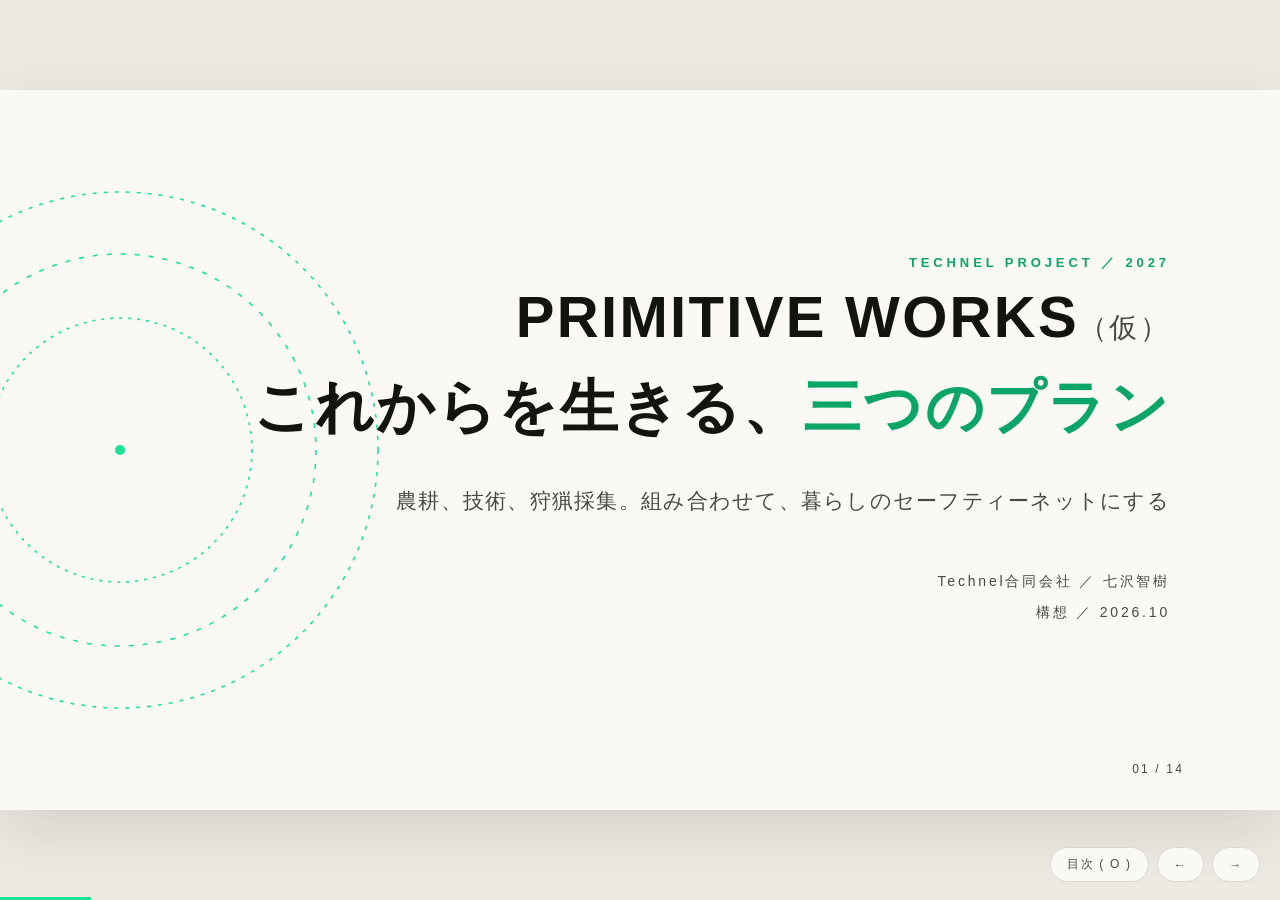
<file: primitive-works/index.html>
<!DOCTYPE html>
<html lang="ja">
<head>
<meta charset="UTF-8">
<meta name="viewport" content="width=device-width, initial-scale=1.0">
<title>PRIMITIVE WORKS（仮）｜Technel</title>
<style>
  html { -webkit-text-size-adjust: 100%; text-size-adjust: 100%; }
  body { overscroll-behavior: none; touch-action: manipulation; }

  :root {
    --paper: #faf9f5;
    --ink: #14140f;
    --ink-soft: #4a4a42;
    --line: #d9d7cd;
    --moss: #0ca568;
    --mint: #1de394;
    --shu: #c0392b;
  }
  * { margin: 0; padding: 0; box-sizing: border-box; }
  html, body { height: 100%; }
  body {
    background: #eceae2;
    color: var(--ink);
    font-family: "Helvetica Neue", "Hiragino Kaku Gothic ProN", "Hiragino Sans", "Noto Sans JP", Arial, sans-serif;
    font-feature-settings: "palt";
    -webkit-font-smoothing: antialiased;
    overflow: hidden;
  }

  /* ---------- stage ---------- */
  .deck { position: fixed; inset: 0; overflow: hidden; }
  .stage {
    position: absolute; left: 50%; top: 50%;
    width: 1280px; height: 720px;
    background: var(--paper);
    transform-origin: center center;
    box-shadow: 0 18px 60px rgba(20,20,15,.12);
    overflow: hidden;
  }
  .slide {
    position: absolute; inset: 0;
    padding: 74px 96px 92px;
    display: flex; flex-direction: column;
    opacity: 0; visibility: hidden;
    transition: opacity .38s ease;
  }
  .slide.is-active { opacity: 1; visibility: visible; }

  /* ---------- common type ---------- */
  .kicker { font-size: 13px; letter-spacing: .3em; color: var(--moss); font-weight: 600; text-transform: uppercase; }
  .slide h2 { font-size: 40px; font-weight: 700; line-height: 1.5; letter-spacing: .02em; margin-top: 16px; }
  .slide h2 .thin { font-weight: 400; color: var(--ink-soft); }
  .lead { font-size: 18px; line-height: 2; color: var(--ink-soft); margin-top: 14px; max-width: 980px; }
  .body { margin-top: 40px; flex: 1; min-height: 0; display: flex; flex-direction: column; justify-content: center; }
  .body.top { margin-top: 28px; justify-content: flex-start; }

  ul.pts { list-style: none; }
  ul.pts > li {
    position: relative;
    font-size: 22px; line-height: 1.85; letter-spacing: .01em;
    padding-left: 34px; margin-bottom: 18px; max-width: 1040px;
  }
  ul.pts > li::before {
    content: ""; position: absolute; left: 2px; top: 17px;
    width: 9px; height: 9px; border-radius: 50%;
    border: 1.6px solid var(--mint);
  }
  ul.pts > li.em::before { background: var(--moss); border-color: var(--moss); }
  ul.pts > li.em { font-weight: 700; }
  ul.pts > li small { display: block; font-size: 15.5px; color: var(--ink-soft); line-height: 1.8; margin-top: 4px; font-weight: 400; }
  ul.pts.compact > li { margin-bottom: 12px; font-size: 19px; line-height: 1.75; }
  ul.pts.compact > li::before { top: 15px; }
  ul.pts.compact > li small { font-size: 14.5px; margin-top: 2px; }

  .note {
    margin-top: auto; padding-top: 18px; border-top: 1px solid var(--line);
    font-size: 15px; line-height: 1.9; color: var(--ink-soft); max-width: 1088px;
  }
  .arrow { color: var(--moss); font-weight: 700; }
  .term { border-bottom: 1.6px solid var(--mint); padding-bottom: 1px; }
  .shu { color: var(--shu); }
  .g { color: var(--moss); }

  /* ---------- title slide ---------- */
  .slide.title { justify-content: center; align-items: flex-end; text-align: right; padding-right: 110px; }
  .slide.title h1 { font-size: 58px; font-weight: 700; line-height: 1.55; letter-spacing: .04em; }
  .slide.title h1 .g { color: var(--moss); }
  .slide.title .sub { font-size: 21px; color: var(--ink-soft); margin-top: 28px; letter-spacing: .06em; line-height: 2; }
  .slide.title .meta { font-size: 14px; letter-spacing: .2em; color: var(--ink-soft); margin-top: 44px; line-height: 2.2; }
  .rings { position: absolute; left: -160px; top: 50%; transform: translateY(-50%); width: 560px; height: 560px; pointer-events: none; }
  .rings circle { fill: none; stroke: var(--mint); stroke-width: 1.6; }
  .rings .r1 { stroke-dasharray: 4 7; animation: spin 90s linear infinite; transform-origin: 280px 280px; }
  .rings .r2 { stroke-dasharray: 5 9; animation: spin 150s linear infinite reverse; transform-origin: 280px 280px; }
  .rings .r3 { stroke-dasharray: 3 6; animation: spin 220s linear infinite; transform-origin: 280px 280px; }
  .rings .core { fill: var(--mint); stroke: none; }
  @keyframes spin { to { transform: rotate(360deg); } }
  @media (prefers-reduced-motion: reduce) { .rings circle { animation: none !important; } .slide { transition: none; } }

  /* ---------- part divider ---------- */
  .slide.part { background: var(--ink); color: var(--paper); justify-content: center; }
  .slide.part .kicker { color: var(--mint); }
  .slide.part .pnum { font-size: 128px; font-weight: 700; line-height: 1; letter-spacing: .02em; margin: 22px 0 18px; }
  .slide.part h2 { font-size: 52px; margin-top: 0; }
  .slide.part .lead { color: #9a9a8e; font-size: 18px; }

  /* ---------- statement ---------- */
  .statement { font-size: 38px; font-weight: 700; line-height: 1.8; letter-spacing: .03em; }
  .statement small { display: block; max-width: 980px; font-size: 17px; font-weight: 400; color: var(--ink-soft); line-height: 2.05; margin-top: 24px; letter-spacing: 0; }

  /* ---------- column grids ---------- */
  .cols { display: grid; gap: 1px; background: var(--line); border: 1px solid var(--line); }
  .cols.c2 { grid-template-columns: 1fr 1fr; }
  .cols.c3 { grid-template-columns: 1fr 1fr 1fr; }
  .cols.c4 { grid-template-columns: repeat(4, 1fr); }
  .cols.c3 .col h3 + p:last-child { margin-top: 0; }
  .cols.c5 { grid-template-columns: repeat(5, 1fr); }
  .cols.c5 .col { padding: 22px 18px 24px; }
  .cols.c5 .col h3 { font-size: 20px; margin-bottom: 8px; }
  .cols.c5 .col .price { font-size: 15px; margin-bottom: 10px; }
  .cols.c5 .col p { font-size: 13.5px; line-height: 1.85; }
  .col { background: var(--paper); padding: 28px 28px 30px; }
  .col .h { font-size: 12.5px; letter-spacing: .2em; color: var(--moss); font-weight: 600; margin-bottom: 14px; }
  .col h3 { font-size: 24px; font-weight: 700; line-height: 1.55; margin-bottom: 12px; }
  .col .price { font-size: 17px; font-weight: 700; color: var(--moss); margin-bottom: 12px; }
  .col p { font-size: 15.5px; line-height: 1.95; color: var(--ink-soft); }
  .col p + p { margin-top: 10px; }
  .cols.c4 .col { padding: 24px 22px 26px; }
  .cols.c4 .col h3 { font-size: 21px; }
  .cols.c4 .col p { font-size: 14.5px; line-height: 1.9; }
  .cols.c2 .col { padding: 22px 28px 24px; }

  /* ---------- table ---------- */
  .tbl { width: 100%; border-collapse: collapse; }
  .tbl th {
    text-align: left; font-size: 12.5px; letter-spacing: .16em; color: var(--moss); font-weight: 600;
    padding: 0 16px 10px; border-bottom: 2px solid var(--ink);
  }
  .tbl td { padding: 13px 16px; border-bottom: 1px solid var(--line); font-size: 17px; line-height: 1.7; vertical-align: top; }
  .tbl td:first-child { font-weight: 700; white-space: nowrap; }
  .tbl td .s { display: block; font-size: 13.5px; color: var(--ink-soft); font-weight: 400; }
  .tbl.tight td { padding: 9px 16px; }
  .tbl.law td { padding: 7px 12px; font-size: 14px; line-height: 1.55; }
  .tbl.law td .s { font-size: 12px; }
  .tbl.law th { padding: 0 12px 7px; }
  .tbl.law td:last-child { width: 96px; }
  .chip { display: inline-block; font-size: 12px; letter-spacing: .1em; font-weight: 700; border-radius: 999px; padding: 2px 11px; white-space: nowrap; }
  .chip.ok { color: var(--moss); border: 1.3px solid var(--moss); }
  .chip.todo { color: var(--shu); border: 1.3px solid var(--shu); }

  /* ---------- steps ---------- */
  .steps { display: grid; grid-template-columns: 1fr 34px 1fr 34px 1fr 34px 1fr; align-items: stretch; }
  .step { border: 1.4px solid var(--line); padding: 20px 20px 22px; background: var(--paper); }
  .step .n { font-size: 12px; letter-spacing: .18em; color: var(--ink-soft); }
  .step h3 { font-size: 22px; font-weight: 700; margin-top: 8px; line-height: 1.5; }
  .step p { font-size: 14.5px; line-height: 1.85; color: var(--ink-soft); margin-top: 8px; }
  .step.goal { border: 2px solid var(--moss); background: #f4faf6; }
  .step-arrow { display: flex; align-items: center; justify-content: center; color: var(--moss); font-size: 22px; font-weight: 700; }
  .loop { margin-top: 18px; border: 1.4px dashed var(--moss); padding: 14px 22px; font-size: 17px; line-height: 1.8; }
  .loop strong { color: var(--moss); }

  /* ---------- example ---------- */
  .ex { margin-top: 30px; border: 1.8px solid var(--moss); background: #f4faf6; padding: 18px 26px;
        text-align: center; font-size: 23px; font-weight: 700; letter-spacing: .02em; }
  .ex .ar { color: var(--moss); margin: 0 16px; }

  /* ---------- bars ---------- */
  .bars .row { display: grid; grid-template-columns: 300px 1fr 170px; align-items: center; gap: 22px; margin-bottom: 26px; }
  .bars .lbl { font-size: 19px; font-weight: 700; line-height: 1.5; }
  .bars .lbl small { display: block; font-size: 13.5px; font-weight: 400; color: var(--ink-soft); }
  .bars .track { height: 36px; }
  .bars .fill { height: 100%; background: #cfcdc2; }
  .bars .fill.us { background: var(--moss); }
  .bars .val { font-size: 26px; font-weight: 700; text-align: right; white-space: nowrap; }
  .bars .val small { font-size: 14px; font-weight: 400; color: var(--ink-soft); margin-right: 4px; }
  .bars .row.us .lbl, .bars .row.us .val { color: var(--moss); }

  /* ---------- quote / nested ---------- */
  .vq { border-left: 2.6px solid var(--moss); padding: 6px 0 6px 28px; }
  .vq p { font-size: 22px; line-height: 1.9; font-weight: 700; }
  .vq .src { font-size: 13px; letter-spacing: .1em; color: var(--ink-soft); margin-top: 8px; font-weight: 400; }
  .two { display: grid; grid-template-columns: 420px 1fr; gap: 44px; align-items: center; }
  .nest text { font-family: inherit; }
  .nest .t1 { font-size: 19px; font-weight: 700; fill: var(--ink); }
  .nest .t2 { font-size: 13px; fill: var(--ink-soft); }

  .tentative { position: absolute; top: 70px; right: 96px; font-size: 12.5px; letter-spacing: .12em; font-weight: 700;
                color: var(--shu); border: 1.3px solid var(--shu); border-radius: 999px; padding: 4px 14px; background: var(--paper); z-index: 2; }

  /* ---------- figure ---------- */
  .fig { display: flex; justify-content: center; }
  .fig svg { width: 100%; max-width: 980px; height: auto; }
  .fig .bx { fill: none; stroke: #b7b5a9; stroke-width: 1.4; }
  .fig .bx.main { fill: #eaf6ef; stroke: var(--moss); stroke-width: 2.2; }
  .fig .ln { fill: none; stroke: #8f8d82; stroke-width: 1.5; }
  .fig .nm { font-size: 15px; font-weight: 700; fill: var(--ink); }
  .fig .sb { font-size: 12.5px; fill: var(--ink-soft); }
  .fig .lb { font-size: 12.5px; fill: var(--moss); font-weight: 600; }

  /* ---------- chrome ---------- */
  .foot {
    position: absolute; left: 96px; right: 96px; bottom: 34px;
    display: flex; justify-content: space-between; align-items: baseline;
    font-size: 12px; letter-spacing: .18em; color: var(--ink-soft);
  }
  .slide.part .foot { color: rgba(250,249,245,.5); }
  .bar { position: absolute; left: 0; bottom: 0; height: 3px; background: var(--mint); transition: width .38s ease; z-index: 5; }

  .ui { position: fixed; right: 20px; bottom: 18px; display: flex; gap: 8px; z-index: 40; transition: opacity .4s; }
  .ui.idle { opacity: 0; pointer-events: none; }
  .ui button {
    font: inherit; font-size: 12px; letter-spacing: .14em;
    background: var(--paper); color: var(--ink-soft);
    border: 1px solid var(--line); border-radius: 999px;
    padding: 8px 16px; cursor: pointer; transition: background .2s, color .2s;
  }
  .ui button:hover { background: var(--ink); color: var(--paper); border-color: var(--ink); }

  .toc {
    position: fixed; inset: 0; z-index: 50; background: var(--ink); color: var(--paper);
    padding: 56px 6vw; overflow-y: auto; display: none;
  }
  .toc.open { display: block; }
  .toc h4 { font-size: 12px; letter-spacing: .3em; color: var(--mint); font-weight: 600; margin-bottom: 26px; }
  .toc ol { list-style: none; columns: 2; column-gap: 56px; }
  .toc li { break-inside: avoid; }
  .toc button {
    font: inherit; text-align: left; width: 100%;
    display: grid; grid-template-columns: 40px 1fr; gap: 14px; align-items: baseline;
    background: none; border: none; border-bottom: 1px solid #33332c; color: rgba(250,249,245,.72);
    padding: 11px 0; font-size: 15.5px; cursor: pointer; transition: color .2s;
  }
  .toc button:hover, .toc button.here { color: #fff; }
  .toc button.here .no { color: var(--mint); }
  .toc .no { font-size: 12px; letter-spacing: .1em; color: #7b7b70; }
  .toc .pt { font-size: 11px; letter-spacing: .2em; color: var(--mint); display: block; margin-top: 4px; }

  /* ---------- print ---------- */
  @page { size: 1280px 720px; margin: 0; }
  @media print {
    body { overflow: visible; background: #fff; }
    .deck { position: static; overflow: visible; }
    .stage { position: static; width: 1280px; height: auto; transform: none !important; box-shadow: none; overflow: visible; }
    .slide {
      position: static; opacity: 1 !important; visibility: visible !important;
      width: 1280px; height: 720px; page-break-after: always; break-after: page;
    }
    .ui, .toc, .bar { display: none !important; }
  }
</style>
</head>
<body>

<div class="deck" id="deck">
<div class="stage" id="stage">

  <section class="slide title" data-title="タイトル" data-part="">
    <svg class="rings" viewBox="0 0 560 560" aria-hidden="true">
      <circle class="r1" cx="280" cy="280" r="258"/>
      <circle class="r2" cx="280" cy="280" r="196"/>
      <circle class="r3" cx="280" cy="280" r="132"/>
      <circle class="core" cx="280" cy="280" r="5"/>
    </svg>
    <div class="kicker">Technel Project ／ 2027</div>
    <h1>PRIMITIVE WORKS<span style="font-size:28px;font-weight:400;color:var(--ink-soft)">（仮）</span><br>これからを生きる、<span class="g">三つのプラン</span></h1>
    <p class="sub">農耕、技術、狩猟採集。組み合わせて、暮らしのセーフティーネットにする</p>
    <p class="meta">Technel合同会社 ／ 七沢智樹<br>構想 ／ 2026.10</p>
  </section>

  <section class="slide part" data-title="PART 1｜なぜ今か" data-part="">
    <div class="kicker">Part</div>
    <div class="pnum">01</div>
    <h2>なぜ今か</h2>
    <p class="lead">自然の中で生きることを、もう一度つくり直す必要がある。</p>
  </section>

  <section class="slide" data-title="二つの背景" data-part="1">
    <div class="kicker">1 — 01｜Background</div>
    <h2>二つの背景</h2>
    <div class="body">
      <div class="cols c2">
        <div class="col">
          <div class="h">PLANETARY</div>
          <h3>惑星規模の危機</h3>
          <p>気候、資源、生態系。いまの暮らしを支える仕組みそのものが、揺らいでいる。それを乗り越えるためのスキルが要る。</p>
        </div>
        <div class="col">
          <div class="h">COUNTRYSIDE</div>
          <h3>空いていく田舎</h3>
          <p>高齢の担い手が引退し、耕作放棄地と空き家が増えつづけている。自然の中で生きる場所は、むしろ開いている。</p>
        </div>
      </div>
      <div class="note">だから、自然の中で生きるということを、いまの私たちの手で、もう一度つくり直す。</div>
    </div>
  </section>

  <section class="slide" data-title="里山礼賛ではない" data-part="1">
    <div class="kicker">1 — 02｜Not Nostalgia</div>
    <h2>里山を褒めたたえる話では、<span class="thin">ない</span></h2>
    <div class="body">
      <div class="cols c2">
        <div class="col">
          <div class="h">これまでの里山</div>
          <h3>掟に支配された村社会</h3>
          <p>年貢や封建の仕組みのもとで、暮らしは悪い意味での村社会だった。規範は与えられるもので、自分たちでつくることはできなかった。</p>
        </div>
        <div class="col">
          <div class="h">これからの田舎</div>
          <h3>自分たちで規範をつくる暮らし</h3>
          <p>年貢も、上からの掟もない。どう暮らすかを、参加する人たち自身で決められる。それが、これから可能になっていく。</p>
        </div>
      </div>
      <div class="note">ノスタルジーでも、里山礼賛でもない。むしろ、里山という概念への批判から出発する。</div>
    </div>
  </section>

  <section class="slide" data-title="テクノロジーと共に" data-part="1">
    <div class="kicker">1 — 03｜With Technology</div>
    <h2>テクノロジーを否定も、<span class="thin">礼賛もしない</span></h2>
    <div class="body">
      <p class="statement" style="font-size:34px">テクノロジーを捨てて森へ帰るのでも、<br>テクノロジーにすべてを預けるのでもない。<br><span class="g">テクノロジーと共に、自然の中で生きる。</span></p>
      <div class="note">このあり方は、これまでの里山の概念にはなかったもの。</div>
    </div>
  </section>

  <section class="slide" data-title="1500年さかのぼる" data-part="1">
    <div class="kicker">1 — 04｜Primitive</div>
    <h2>少なくとも1500年、<span class="thin">さかのぼる</span></h2>
    <p class="lead">プリミティブな農耕も、狩猟も、技術も、里山よりずっと古い。そこまでさかのぼって、いまの身体で理解し直す。</p>
    <div class="body">
      <div class="steps">
        <div class="step"><div class="n">1</div><h3>学ぶ</h3><p>専門家と、それぞれの分野の知恵を学ぶ</p></div>
        <div class="step-arrow">→</div>
        <div class="step"><div class="n">2</div><h3>思い出す</h3><p>人類が長く持っていた技術を、思い出す</p></div>
        <div class="step-arrow">→</div>
        <div class="step"><div class="n">3</div><h3>身体で理解する</h3><p>手を動かし、新たに身体で理解する</p></div>
        <div class="step-arrow">→</div>
        <div class="step goal"><div class="n">4</div><h3>現代で消化する</h3><p>いまの暮らしのなかに、生きる技術として取り込む</p></div>
      </div>
      <div class="note">このあり方を、七沢は「惑星的普遍技術」と呼んでいる。</div>
    </div>
  </section>

  <section class="slide part" data-title="PART 2｜三つのプラン" data-part="">
    <div class="kicker">Part</div>
    <div class="pnum">02</div>
    <h2>三つのプラン</h2>
    <p class="lead">組み合わせることで、これからの時代を生きるためのセーフティーネットになる。</p>
  </section>

  <section class="slide" data-title="三つのプラン" data-part="2">
    <div class="kicker">2 — 01｜Plans</div>
    <h2>A・B・C を組み合わせる</h2>
    <div class="body">
      <div class="cols c3">
        <div class="col">
          <div class="h">PLAN A</div>
          <h3>農耕・自給自足</h3>
          <p>耕作放棄地で、自分の野菜を自給する。</p>
        </div>
        <div class="col">
          <div class="h">PLAN B</div>
          <h3>技術</h3>
          <p>最低限、生きるための技術を身につける。</p>
        </div>
        <div class="col">
          <div class="h">PLAN C</div>
          <h3>狩猟採集</h3>
          <p>獲る、採る。自然から直接、糧を得る。</p>
        </div>
      </div>
      <div class="loop"><strong>セーフティーネット</strong>　どれか一つが崩れても、ほかの二つで暮らしを支えられる。参加したいプランから始められる。</div>
    </div>
  </section>

  <section class="slide" data-title="PLAN A 農耕・自給自足" data-part="2">
    <div class="kicker">2 — 02｜Plan A</div>
    <h2>PLAN A｜<span class="thin">農耕・自給自足</span></h2>
    <div class="body">
      <ul class="pts">
        <li>山梨を中心に、耕作放棄地を自給自足畑に変える</li>
        <li class="em">平均すると週1時間ほどの作業で、野菜を自給する<small>手をかけなくても育つ畑をつくる、新しいやり方を教え、みんなで学んでいく。</small></li>
        <li>畑は共同体で運営する。会費・収穫・作業をトークンで記録し、AIで調整する</li>
      </ul>
      <div class="note">詳しい仕組みは「耕作放棄地を、みんなの自給自足畑に」のスライドを参照。</div>
    </div>
  </section>

  <section class="slide" data-title="PLAN B 技術" data-part="2">
    <div class="kicker">2 — 03｜Plan B</div>
    <h2>PLAN B｜<span class="thin">生きるための技術</span></h2>
    <p class="lead">山梨の森で、暮らしを支える技術を、実践を通して理解していく。</p>
    <div class="body top">
      <div class="cols c3">
        <div class="col"><div class="h">METAL</div><h3>鍛造</h3><p>鉄を熱し、叩いて、刃物や道具をつくる。</p></div>
        <div class="col"><div class="h">EARTH</div><h3>土器</h3><p>土をこね、焼いて、器をつくる。</p></div>
        <div class="col"><div class="h">COLOR</div><h3>染め物</h3><p>植物から色を引き出し、布を染める。</p></div>
        <div class="col"><div class="h">BAMBOO</div><h3>竹細工</h3><p>竹を割り、編んで、暮らしの道具をつくる。</p></div>
        <div class="col"><div class="h">WOOD</div><h3>木工</h3><p>あらゆる木工を、手と道具で。</p></div>
        <div class="col"><div class="h">SHELTER</div><h3>建築</h3><p>雨風をしのぐ場所を、自分たちでつくる。</p></div>
      </div>
    </div>
  </section>

  <section class="slide" data-title="PLAN C 狩猟採集" data-part="2">
    <div class="kicker">2 — 04｜Plan C</div>
    <h2>PLAN C｜<span class="thin">狩猟採集</span></h2>
    <div class="body">
      <div class="cols c3">
        <div class="col">
          <div class="h">HUNT</div>
          <h3>狩猟</h3>
          <p>狩猟の現場と共同したプログラム。</p>
          <p style="color:var(--shu)">共同先：確認中</p>
        </div>
        <div class="col">
          <div class="h">FISH</div>
          <h3>漁</h3>
          <p>海や川へ、魚を獲りに行く。</p>
        </div>
        <div class="col">
          <div class="h">GATHER</div>
          <h3>ジャングルギャザリング</h3>
          <p>西表島のジャングルで、道具をほとんど持ち込まずに、その場の素材で暮らす。</p>
        </div>
      </div>
    </div>
  </section>

  <section class="slide part" data-title="PART 3｜学びのコミュニティ" data-part="">
    <div class="kicker">Part</div>
    <div class="pnum">03</div>
    <h2>学びのコミュニティ</h2>
    <p class="lead">現地のプログラムと、オンラインのコミュニティ。参加したいところから。</p>
  </section>

  <section class="slide" data-title="コミュニティの仕組み" data-part="3">
    <div class="kicker">3 — 01｜Community</div>
    <h2>学びのコミュニティを、<span class="thin">大きく開く</span></h2>
    <div class="body">
      <div class="cols c3">
        <div class="col">
          <div class="h">PROGRAMS</div>
          <h3>現地のプログラム</h3>
          <p>プランごとにプログラムがあり、参加したいものに参加する。</p>
        </div>
        <div class="col">
          <div class="h">ONLINE</div>
          <h3>オンラインコミュニティ</h3>
          <p>染め物や狩猟など、それぞれの分野の専門家の話を聞く。離れていても学べる。</p>
        </div>
        <div class="col">
          <div class="h">TECHNOLOGY</div>
          <h3>Discord・ブロックチェーン・AI</h3>
          <p>交流は Discord で。参加と貢献の記録はブロックチェーンに。運営と調整は AI が支える。</p>
        </div>
      </div>
    </div>
  </section>

  <section class="slide" data-title="結び" data-part="3">
    <div class="kicker">Closing</div>
    <div class="body">
      <p class="statement">耕し、つくり、獲る。<br>その三つを、もう一度自分たちの手に。<small>里山に戻るのではなく、テクノロジーと共に、まだ誰も生きたことのない田舎の暮らしをつくる。2027年、山梨から始めます。</small></p>
    </div>
  </section>

</div><!-- /stage -->
<div class="bar" id="bar"></div>
</div><!-- /deck -->

<div class="ui">
  <button id="btnToc" type="button">目次 ( O )</button>
  <button id="btnPrev" type="button">←</button>
  <button id="btnNext" type="button">→</button>
</div>

<nav class="toc" id="toc" aria-label="スライド目次">
  <h4>Contents</h4>
  <ol id="tocList"></ol>
</nav>

<script>
(function () {
  var stage = document.getElementById('stage');
  var deck = document.getElementById('deck');
  var bar = document.getElementById('bar');
  var toc = document.getElementById('toc');
  var tocList = document.getElementById('tocList');
  var slides = Array.prototype.slice.call(stage.querySelectorAll('.slide'));
  var total = slides.length;
  var i = 0;

  var PART_NAME = {
    '1': 'PART 1 ／ なぜ今か',
    '2': 'PART 2 ／ 三つのプラン',
    '3': 'PART 3 ／ 学びのコミュニティ'
  };

  function pad(n) { return (n < 10 ? '0' : '') + n; }

  slides.forEach(function (s, n) {
    var part = s.getAttribute('data-part') || '';

    var foot = document.createElement('div');
    foot.className = 'foot';
    foot.innerHTML = '<span>' + (PART_NAME[part] || '') + '</span><span>' +
      pad(n + 1) + ' / ' + pad(total) + '</span>';
    s.appendChild(foot);

    var li = document.createElement('li');
    var b = document.createElement('button');
    b.type = 'button';
    b.innerHTML = '<span class="no">' + pad(n + 1) + '</span><span>' +
      s.getAttribute('data-title') +
      (part ? '<span class="pt">' + (PART_NAME[part] || '') + '</span>' : '') + '</span>';
    b.addEventListener('click', function () { go(n); closeToc(); });
    li.appendChild(b);
    tocList.appendChild(li);
  });
  var tocBtns = Array.prototype.slice.call(tocList.querySelectorAll('button'));

  function go(n) {
    i = Math.max(0, Math.min(total - 1, n));
    slides.forEach(function (s, k) { s.classList.toggle('is-active', k === i); });
    tocBtns.forEach(function (b, k) { b.classList.toggle('here', k === i); });
    bar.style.width = ((i + 1) / total * 100) + '%';
    if (location.hash !== '#' + (i + 1)) history.replaceState(null, '', '#' + (i + 1));
  }

  function fit() {
    var w = document.documentElement.clientWidth || window.innerWidth;
    var h = document.documentElement.clientHeight || window.innerHeight;
    if (h > w && w < 820) {
      var s = Math.min(h / 1280, w / 720);
      stage.style.transform = 'translate(-50%, -50%) rotate(90deg) scale(' + s + ')';
    } else {
      var s2 = Math.min(w / 1280, h / 720);
      stage.style.transform = 'translate(-50%, -50%) scale(' + s2 + ')';
    }
  }

  function closeToc() { toc.classList.remove('open'); }

  document.addEventListener('keydown', function (e) {
    if (e.key === 'ArrowRight' || e.key === 'PageDown' || e.key === ' ') { go(i + 1); e.preventDefault(); }
    else if (e.key === 'ArrowLeft' || e.key === 'PageUp') { go(i - 1); e.preventDefault(); }
    else if (e.key === 'Home') { go(0); }
    else if (e.key === 'End') { go(total - 1); }
    else if (e.key === 'o' || e.key === 'O') { toc.classList.toggle('open'); }
    else if (e.key === 'f' || e.key === 'F') {
      if (document.fullscreenElement) { document.exitFullscreen(); }
      else { document.documentElement.requestFullscreen(); }
    }
    else if (e.key === 'Escape') { closeToc(); }
  });

  document.getElementById('btnNext').addEventListener('click', function () { go(i + 1); });
  document.getElementById('btnPrev').addEventListener('click', function () { go(i - 1); });
  document.getElementById('btnToc').addEventListener('click', function () { toc.classList.toggle('open'); });
  toc.addEventListener('click', function (e) { if (e.target === toc) closeToc(); });

  var x0 = null;
  deck.addEventListener('touchstart', function (e) { x0 = e.touches[0].clientX; }, { passive: true });
  deck.addEventListener('touchend', function (e) {
    if (x0 === null) return;
    var dx = e.changedTouches[0].clientX - x0;
    if (Math.abs(dx) > 50) go(dx < 0 ? i + 1 : i - 1);
    x0 = null;
  }, { passive: true });

  var ui = document.querySelector('.ui');
  var idleTimer;
  function wake() {
    ui.classList.remove('idle');
    clearTimeout(idleTimer);
    idleTimer = setTimeout(function () { ui.classList.add('idle'); }, 2600);
  }
  ['mousemove', 'touchstart', 'keydown'].forEach(function (ev) {
    document.addEventListener(ev, wake, { passive: true });
  });
  wake();

  window.addEventListener('resize', fit);
  window.addEventListener('orientationchange', fit);
  window.addEventListener('pageshow', fit);
  window.addEventListener('load', fit);
  if (window.visualViewport) window.visualViewport.addEventListener('resize', fit);
  if (window.ResizeObserver) new ResizeObserver(fit).observe(document.documentElement);
  fit();
  setTimeout(fit, 120);
  setTimeout(fit, 600);
  var start = parseInt((location.hash || '').slice(1), 10);
  go(isNaN(start) ? 0 : start - 1);
})();
</script>

</body>
</html>
</file>
